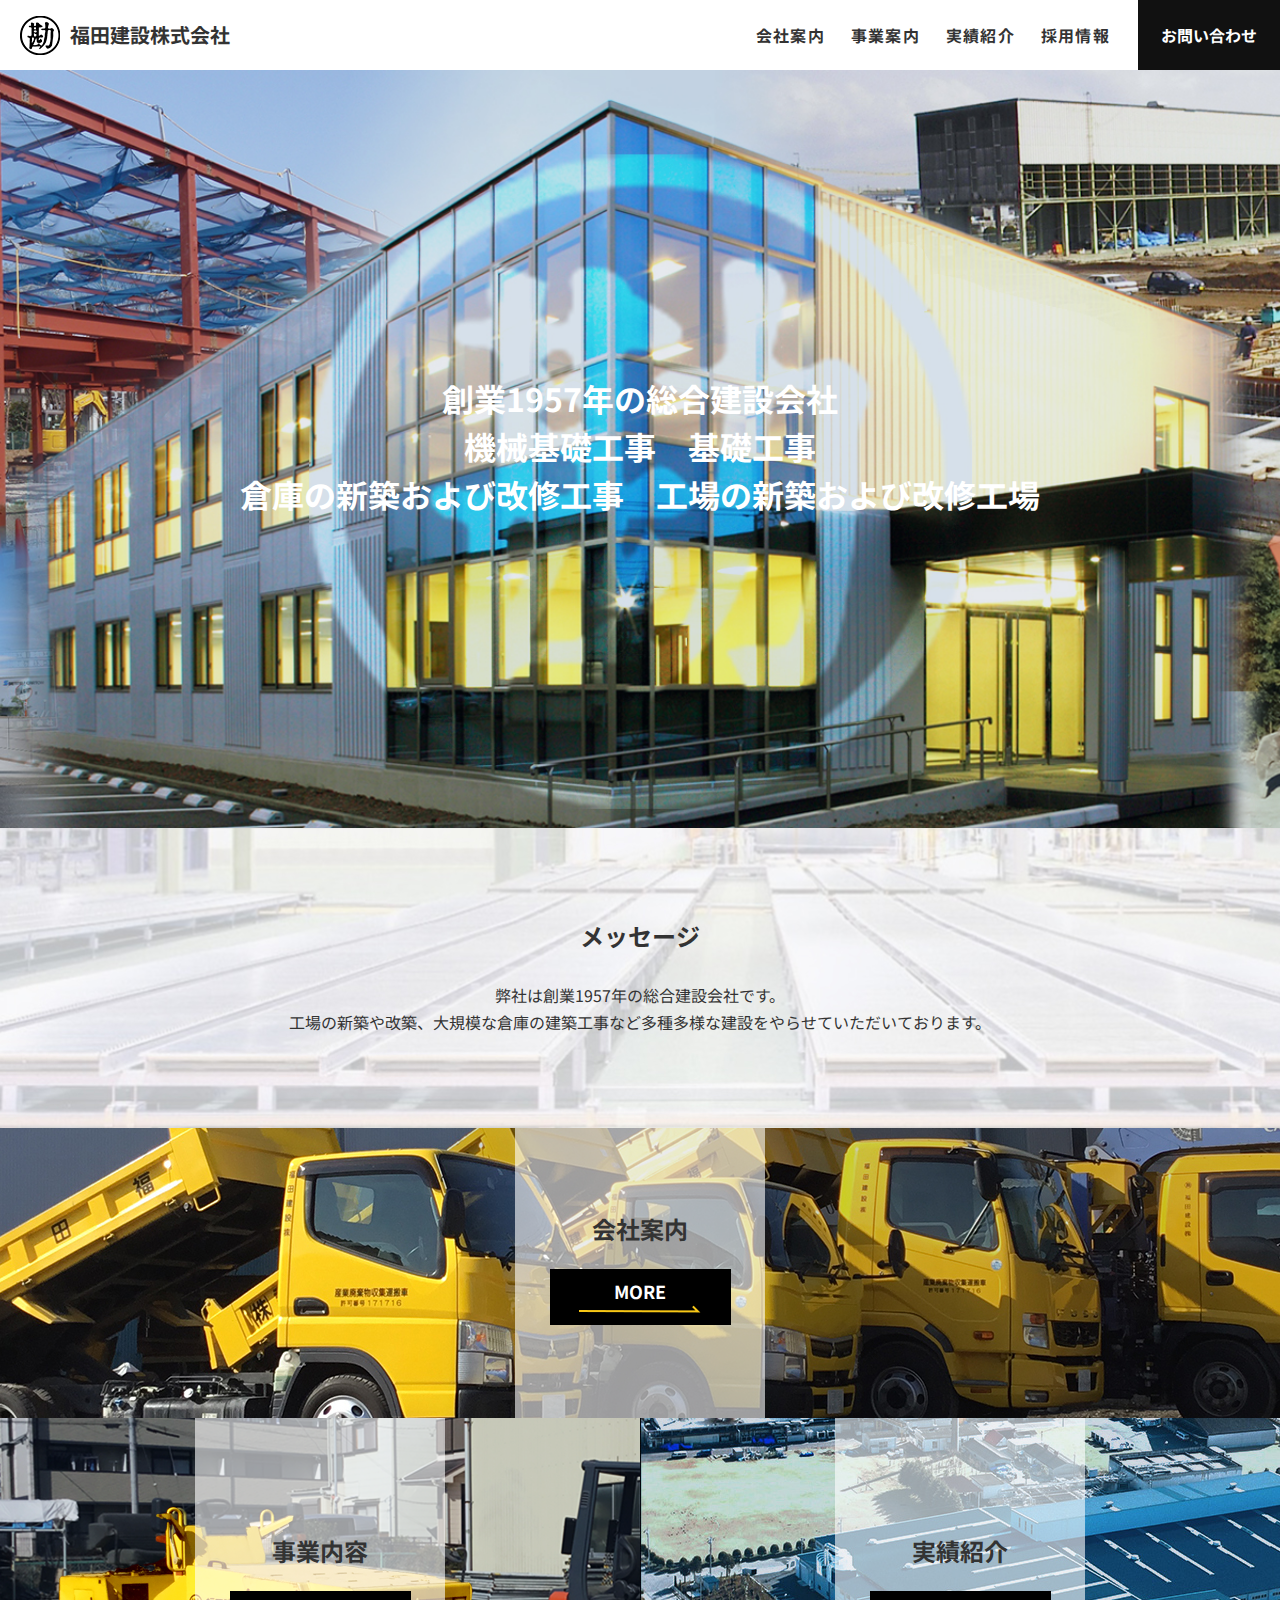
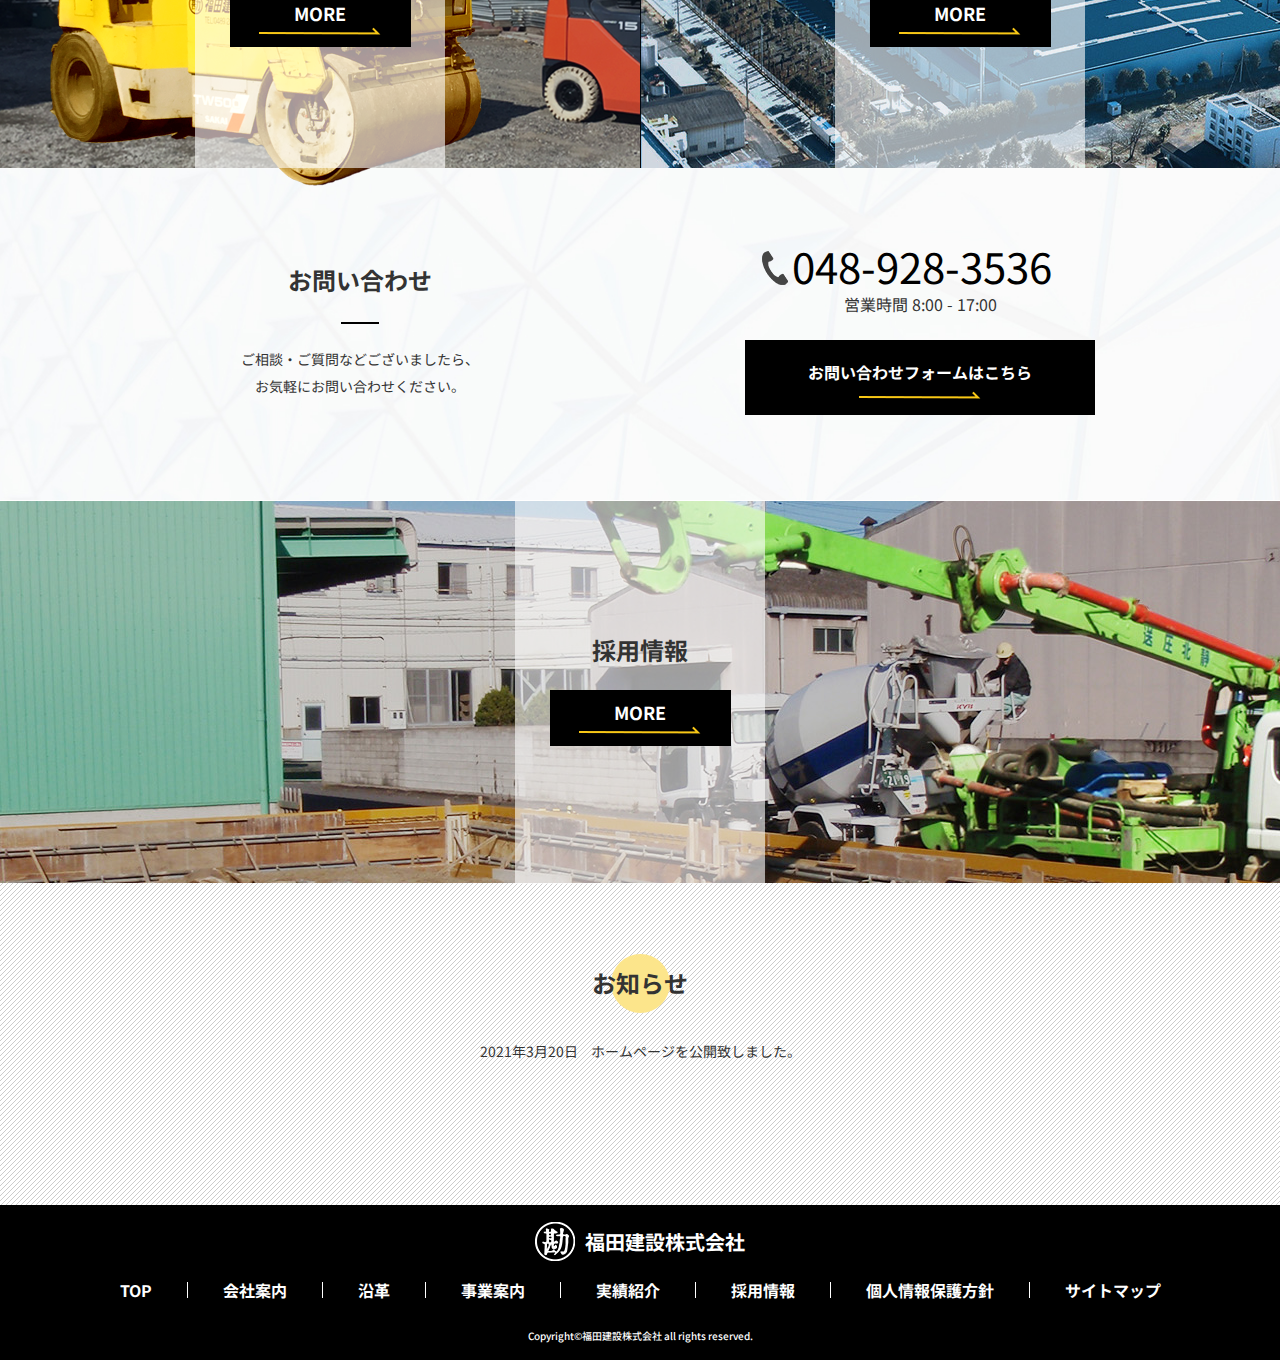
<file: index.html>
<!doctype html>
<html lang="ja">

<head>
    <meta charset="UTF-8" />
    <title>福田建設株式会社</title>
    <meta name="description" content="" />
    <meta name="format-detection" content="telephone=no">
    <meta name="viewport" content="width=device-width,initial-scale=1.0,minimum-scale=1.0,maximum-scale=1.0,user-scalable=no">
    <link rel="stylesheet" href="./css/common.css" media="all" />
    <!--プラグインのCSSはここに入れる-->
    <link rel="stylesheet" href="./css/style.css" media="all" />
</head>

<body>
    <div class="container index" id="index">
        <!--TOPページIDはindex、下層ページはcontents-->
        <header id="header" class="header">
            <div class="hd_content">
                <div class="header_wrapper">
                    <h1 class="logo">
                        <a href="./">
                            <img src="./img/common/logo_header.png" alt="福田建設株式会社">
                            <span class="name_ja">福田建設株式会社</span>
                        </a>
                    </h1>
                    <div class="btn_toggle">
                        <div class="toggle">
                            <div class="one"></div>
                            <div class="two"></div>
                            <div class="three"></div>
                        </div>
                        <!--End btn toggle-->
                    </div>
                    <div class="wrapper_gNav">
                        <nav>
                            <ul class="list">
                                <li class="item"><a href="./company.html"><span>会社案内</span></a></li>
                                <li class="item"><a href="./business.html"><span>事業案内</span></a></li>
                                <li class="item"><a href="./results.html"><span>実績紹介</span></a></li>
                                <li class="item"><a href="./recruit.html"><span>採用情報</span></a></li>
                                <li class="mail_contact">
                                    <a href="./contact.html">
                                        <span>お問い合わせ</span>
                                    </a>
                                </li>
                            </ul>
                        </nav>
                    </div>
                </div>
            </div>
            <!--/header-->
        </header>
        <div class="main">
            <div class="mv">
                <p class="ttl_mv font_weight_bold">創業1957年の総合建設会社<br>機械基礎工事　基礎工事<br>倉庫の新築および改修工事　工場の新築および改修工場</p>
            </div>
            <section class="top_sec01">
                <div class="inner">
                    <h2 class="font_size_24 ttl_top_sec text_center font_weight_bold">メッセージ</h2>
                    <p class="text_center txt">弊社は創業1957年の総合建設会社です。<br> 工場の新築や改築、大規模な倉庫の建築工事など多種多様な建設をやらせていただいております。</p>
                </div>
                <!--/top_sec01-->
            </section>
            <section class="top_sec02">
                <div class="wrapper_cnt">
                    <div class="box_ttl">
                        <h2 class="font_size_24 ttl_top_sec text_center font_weight_bold">会社案内</h2>
                        <a class="connect_page" href="./company.html">
                            <span class="more text_uppercase font_weight_bold">MORE</span>
                            <img src="./img/common/common_arrow.png" alt="more">
                        </a>
                    </div>
                </div>
            </section>
            <section class="top_sec03">
                <div class="wrapper_cnt left">
                    <div class="box_ttl">
                        <h2 class="font_size_24 ttl_top_sec text_center font_weight_bold">事業内容</h2>
                        <a class="connect_page" href="./business.html">
                            <span class="more text_uppercase font_weight_bold">MORE</span>
                            <img src="./img/common/common_arrow.png" alt="more">
                        </a>
                    </div>
                </div>
                <div class="wrapper_cnt right">
                    <div class="box_ttl">
                        <h2 class="font_size_24 ttl_top_sec text_center font_weight_bold">実績紹介</h2>
                        <a class="connect_page" href="./results.html">
                            <span class="more text_uppercase font_weight_bold">MORE</span>
                            <img src="./img/common/common_arrow.png" alt="more">
                        </a>
                    </div>
                </div>
            </section>
            <section class="top_sec04">
                <div class="inner">
                    <div class="wrapper_cnt left">
                        <h2 class="font_size_24 ttl_top_sec text_center font_weight_bold">お問い合わせ</h2>
                        <hr>
                        <p class="text_center txt">
                            ご相談・ご質問などございましたら、<br>お気軽にお問い合わせください。
                        </p>
                    </div>
                    <div class="wrapper_cnt right text_center">
                        <a class="phone" href="tel:048-928-3536">
                            <img src="./img/top/icon_phone.png" alt="">
                            <span>048-928-3536&nbsp;&nbsp;&nbsp;</span>
                        </a>
                        <span class="time">営業時間 8:00 - 17:00</span>
                        <a class="connect_page" href="./contact.html">
                            <span class="more font_weight_bold">お問い合わせフォームはこちら</span>
                            <img src="./img/common/common_arrow.png" alt="more">
                        </a>
                    </div>
                </div>
            </section>
            <section class="top_sec05">
                <div class="wrapper_cnt">
                    <div class="box_ttl">
                        <h2 class="font_size_24 ttl_top_sec text_center font_weight_bold">採用情報</h2>
                        <a class="connect_page" href="./recruit.html">
                            <span class="more text_uppercase font_weight_bold">MORE</span>
                            <img src="./img/common/common_arrow.png" alt="more">
                        </a>
                    </div>
                </div>
            </section>
            <section class="top_sec06">
                <div class="inner">
                    <div class="wrapper_cnt">
                        <div class="wrapper_ttl">
                            <h2 class="font_size_24 ttl_top_sec text_center font_weight_bold">お知らせ</h2>
                        </div>
                        <ul class="top_news">
                            <li class="item">
                                <span class="date">2021年3月20日</span>
                                <span class="desc">ホームページを公開致しました。</span>
                            </li>
                        </ul>
                    </div>
                </div>
            </section>
            <!--/main-->
        </div>
		<footer class="footer">
			<div class="inner">
                <h1 class="logo">
                    <a href="./">
                        <img src="img/common/logo_footer.png" alt="福田建設株式会社" />
                        <span class="name_ja">福田建設株式会社</span>
                    </a>
                </h1>
				<!--End logo-->
				<ul class="footer_list">
                    <li class="item"><a href="./">TOP</a></li>
                    <li class="item"><a href="./company.html">会社案内</a></li>
                    <li class="item"><a href="./history.html">沿革</a></li>
					<li class="item"><a href="./business.html">事業案内</a></li>
					<li class="item"><a href="./results.html">実績紹介</a></li>
					<li class="item"><a href="./recruit.html">採用情報</a></li>
                    <li class="item"><a href="./privacypolicy.html">個人情報保護方針</a></li>
                    <li class="item"><a href="./sitemap.html">サイトマップ</a></li>
				</ul>
				<!--End footer link-->
			</div>
			<div class="copyright">Copyright&copy;福田建設株式会社 all rights reserved.</div>
		</footer>
        <!--/container-->
    </div>
    <script src="https://ajax.googleapis.com/ajax/libs/jquery/2.2.4/jquery.min.js"></script>
    <!--プラグインのJSはここに入れる-->
    <script src="./lib/jquery.validate.min.js"></script>
    <script src="./js/script.js"></script>
</body>

</html>
</file>
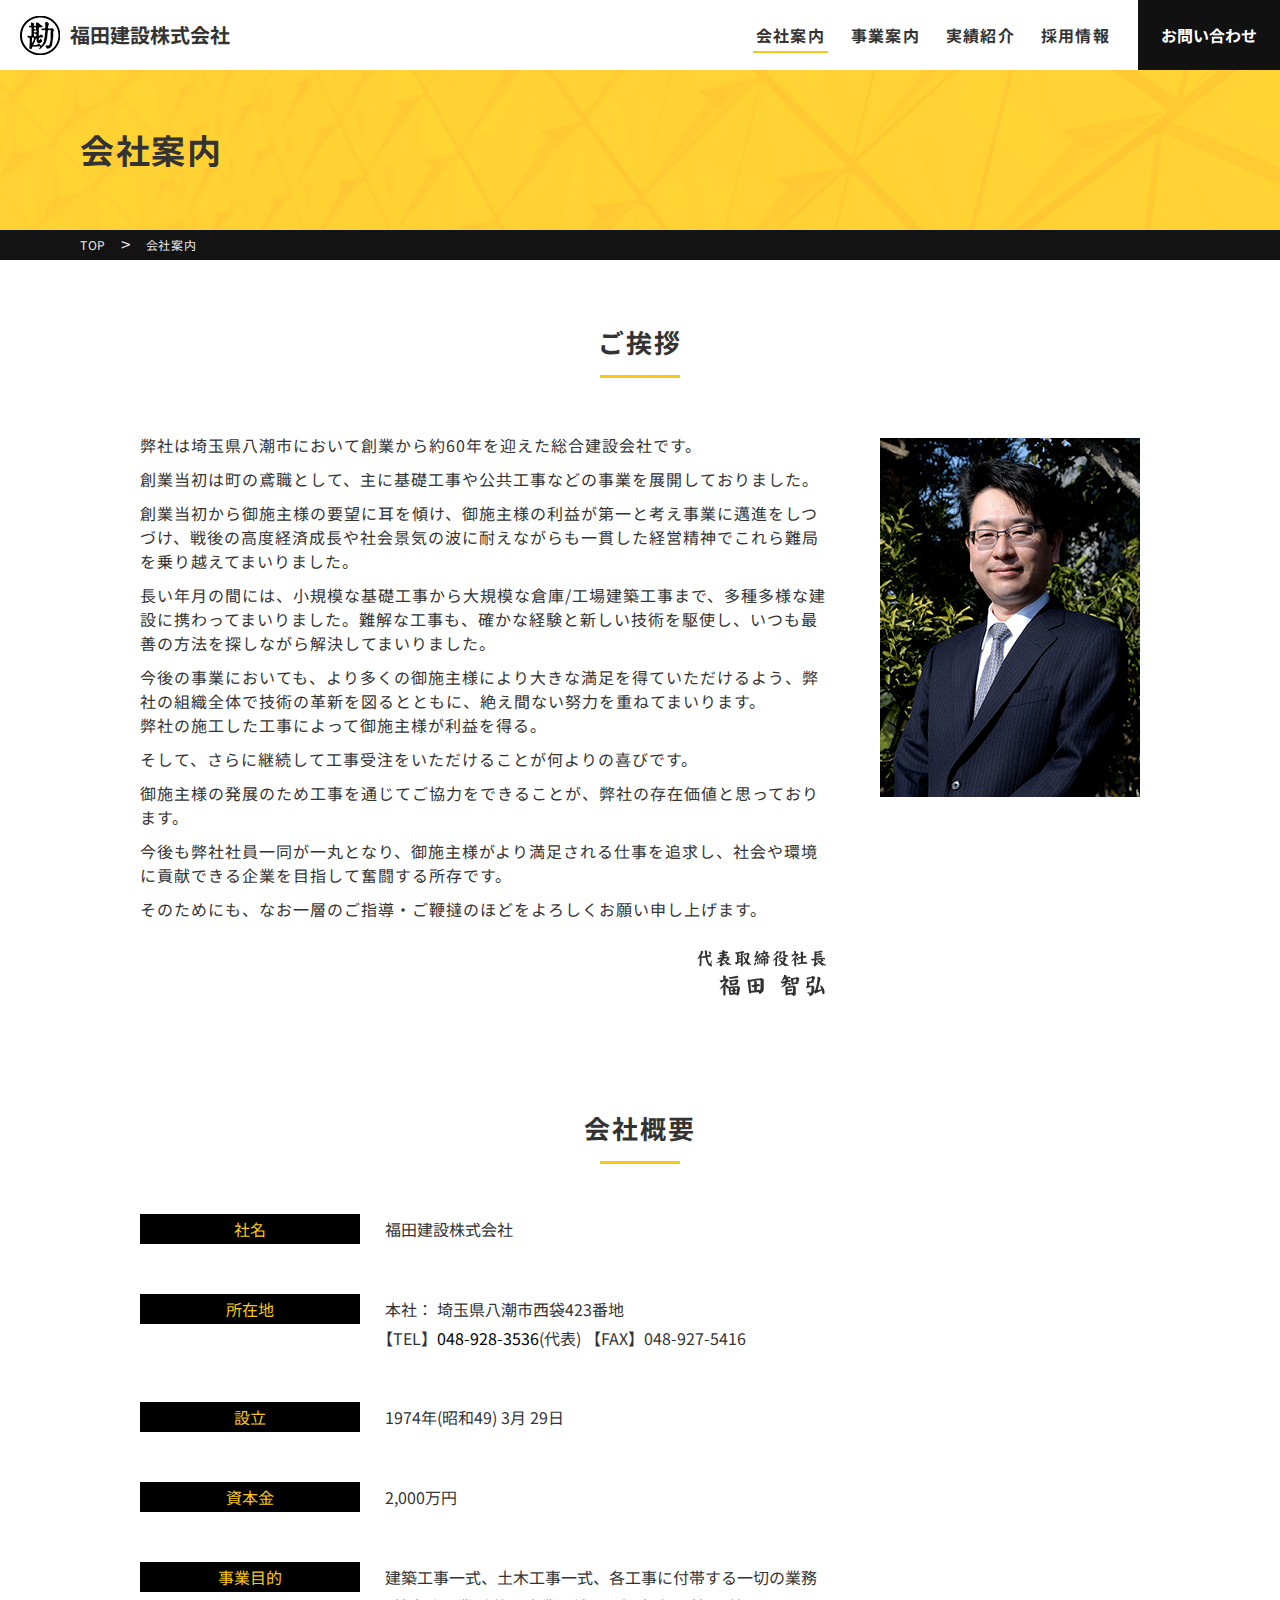
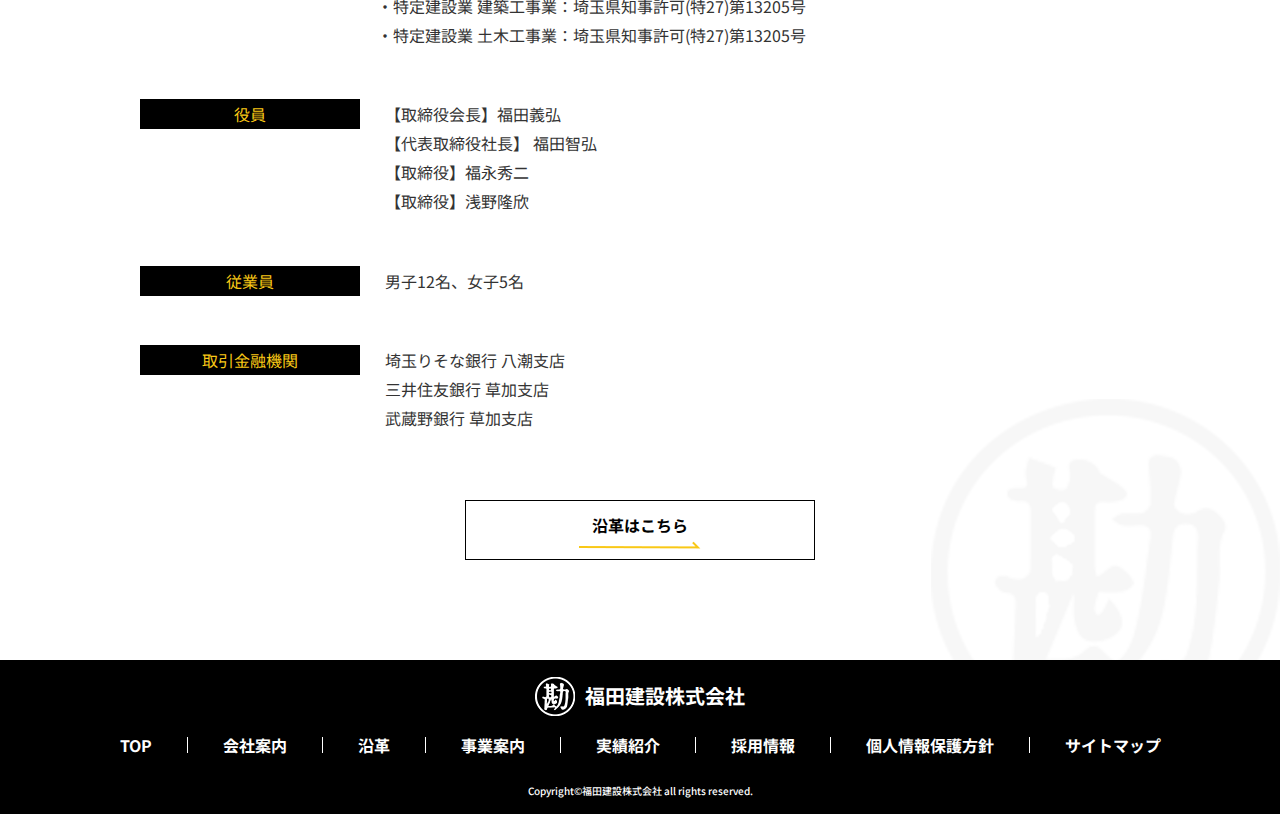
<file: company.html>
<!doctype html>
<html lang="ja">

<head>
    <meta charset="UTF-8" />
    <title>会社案内 | 福田建設株式会社</title>
    <meta name="description" content="" />
    <meta name="format-detection" content="telephone=no">
    <meta name="viewport" content="width=device-width,initial-scale=1.0,minimum-scale=1.0,maximum-scale=1.0,user-scalable=no">
    <link rel="stylesheet" href="./css/common.css" media="all" />
    <!--プラグインのCSSはここに入れる-->
    <link rel="stylesheet" href="./css/style.css" media="all" />
</head>

<body>
    <div class="container" id="contents">
        <header id="header" class="header">
            <div class="hd_content">
                <div class="header_wrapper">
                    <h1 class="logo">
                        <a href="./">
                            <img src="./img/common/logo_header.png" alt="福田建設株式会社">
                            <span class="name_ja">福田建設株式会社</span>
                        </a>
                    </h1>
                    <div class="btn_toggle">
                        <div class="toggle">
                            <div class="one"></div>
                            <div class="two"></div>
                            <div class="three"></div>
                        </div>
                        <!--End btn toggle-->
                    </div>
                    <div class="wrapper_gNav">
                        <nav>
                            <ul class="list">
                                <li class="item current"><a href="./company.html"><span>会社案内</span></a></li>
                                <li class="item"><a href="./business.html"><span>事業案内</span></a></li>
                                <li class="item"><a href="./results.html"><span>実績紹介</span></a></li>
                                <li class="item"><a href="./recruit.html"><span>採用情報</span></a></li>
                                <li class="mail_contact">
                                    <a href="./contact.html">
                                        <span>お問い合わせ</span>
                                    </a>
                                </li>
                            </ul>
                        </nav>
                    </div>
                </div>
            </div>
            <!--/header-->
        </header>
        <div class="main">
            
            <div class="page_title">
                <div class="inner">
                    <h3>会社案内</h3>
                <!--/page_title-->
                </div>
            </div>
            <div class="breadcrumb">
                <div class="inner">
                    <ul>
                        <li><a href="./">TOP</a></li>
                        <li>会社案内</li>
                    </ul>
                 </div>
                <!--End breadcrumb-->
            </div>
            <section class="company_sec01">
                <div class="inner">
                    <div class="inner_in">
                        <h3 class="ttl_sec">ご挨拶</h3>
                        <div class="ctn">
                            <div class="left_ctn">
                                <p>弊社は埼玉県八潮市において創業から約60年を迎えた総合建設会社です。</p>
                                <p>創業当初は町の鳶職として、主に基礎工事や公共工事などの事業を展開しておりました。</p>
                                <p>創業当初から御施主様の要望に耳を傾け、御施主様の利益が第一と考え事業に邁進をしつづけ、戦後の高度経済成長や社会景気の波に耐えながらも一貫した経営精神でこれら難局を乗り越えてまいりました。</p>
                                <p>長い年月の間には、小規模な基礎工事から大規模な倉庫/工場建築工事まで、多種多様な建設に携わってまいりました。難解な工事も、確かな経験と新しい技術を駆使し、いつも最善の方法を探しながら解決してまいりました。</p>
                                <p>今後の事業においても、より多くの御施主様により大きな満足を得ていただけるよう、弊社の組織全体で技術の革新を図るとともに、絶え間ない努力を重ねてまいります。<br> 弊社の施工した工事によって御施主様が利益を得る。</p>
                                <p>そして、さらに継続して工事受注をいただけることが何よりの喜びです。</p>
                                <p>御施主様の発展のため工事を通じてご協力をできることが、弊社の存在価値と思っております。</p>
                                <p>今後も弊社社員一同が一丸となり、御施主様がより満足される仕事を追求し、社会や環境に貢献できる企業を目指して奮闘する所存です。</p>
                                <p>そのためにも、なお一層のご指導・ご鞭撻のほどをよろしくお願い申し上げます。</p>
                                <div class="ctn_note">
                                    <img src ="./img/company/img_companytext.png" alt="">
                                </div>
                            </div>
                            <div class="right_ctn">
                                <img src="./img/company/img_company_sec01.png" alt="">
                            </div>
                        </div>
                    </div>
                </div>
            </section>

            <section class="company_sec02">
                <div class="inner">
                    <div class="inner_in">
                        <h3 class="ttl_sec">会社概要</h3>
                        <table >
                            <tbody>
                                <tr>
                                    <th><span>社名</span></th>
                                    <td>福田建設株式会社</td>
                                </tr>
                                <tr>
                                    <th><span>所在地</span></th>
                                    <td>本社： 埼玉県八潮市西袋423番地<span>【TEL】<a href="tel:+048-928-3536">048-928-3536</a>(代表)&nbsp;<span class="is_sp company_fax">【FAX】048-927-5416</span></span></td>
                                        
                                </tr>
                                <tr>
                                    <th><span>設立</span></th>
                                    <td>1974年(昭和49) 3月 29日</td>
                                </tr>
                                <tr>
                                    <th><span>資本金</span></th>
                                    <td>2,000万円</td>
                                </tr>
                                <tr>
                                    <th><span>事業目的</span></th>
                                    <td>建築工事一式、土木工事一式、各工事に付帯する一切の業務<br>
                                    <span class="text_edit">・特定建設業 建築工事業：埼玉県知事許可(特27)第13205号</span>   
                                    <span class="text_edit">・特定建設業 土木工事業：埼玉県知事許可(特27)第13205号</span>  
                                    </td>
                                </tr>
                                <tr>
                                    <th><span>役員</span></th>
                                    <td>【取締役会長】福田義弘 <br>
                                        【代表取締役社長】 福田智弘<br>
                                        【取締役】福永秀二 <br>
                                        【取締役】浅野隆欣</td>
                                </tr>
                                <tr>
                                    <th><span>従業員</span></th>
                                    <td>男子12名、女子5名</td>
                                </tr>
                               <tr>
                                    <th><span>取引金融機関</span></th>
                                    <td>埼玉りそな銀行 八潮支店<br>
                                        三井住友銀行 草加支店<br>
                                        武蔵野銀行 草加支店</td>
                                </tr>
                            </tbody>
                        </table>
                        <div class="submit btn">
                            <a  href="./history.html" class="btn_ctn">沿革はこちら</a>
                        </div>
                    </div>
                </div>
            </section>

            <!--/main-->
            <footer class="footer">
                <div class="inner">
                    <h1 class="logo">
                        <a href="./">
                            <img src="img/common/logo_footer.png" alt="福田建設株式会社" />
                            <span class="name_ja">福田建設株式会社</span>
                        </a>
                    </h1>
                    <!--End logo-->
                    <ul class="footer_list">
                        <li class="item"><a href="./">TOP</a></li>
                        <li class="item"><a href="./company.html">会社案内</a></li>
                        <li class="item"><a href="./history.html">沿革</a></li>
                        <li class="item"><a href="./business.html">事業案内</a></li>
                        <li class="item"><a href="./results.html">実績紹介</a></li>
                        <li class="item"><a href="./recruit.html">採用情報</a></li>
                        <li class="item"><a href="./privacypolicy.html">個人情報保護方針</a></li>
                        <li class="item"><a href="./sitemap.html">サイトマップ</a></li>
                    </ul>
                    <!--End footer link-->
                </div>
                <div class="copyright">Copyright&copy;福田建設株式会社 all rights reserved.</div>
            </footer>
        </div>
        <!--/container-->

    </div>
    <script src="https://ajax.googleapis.com/ajax/libs/jquery/2.2.4/jquery.min.js"></script>
    <!--プラグインのJSはここに入れる-->
    <script src="./lib/jquery.validate.min.js"></script>
    <script src="./js/script.js"></script>
</body>
</html>
</file>
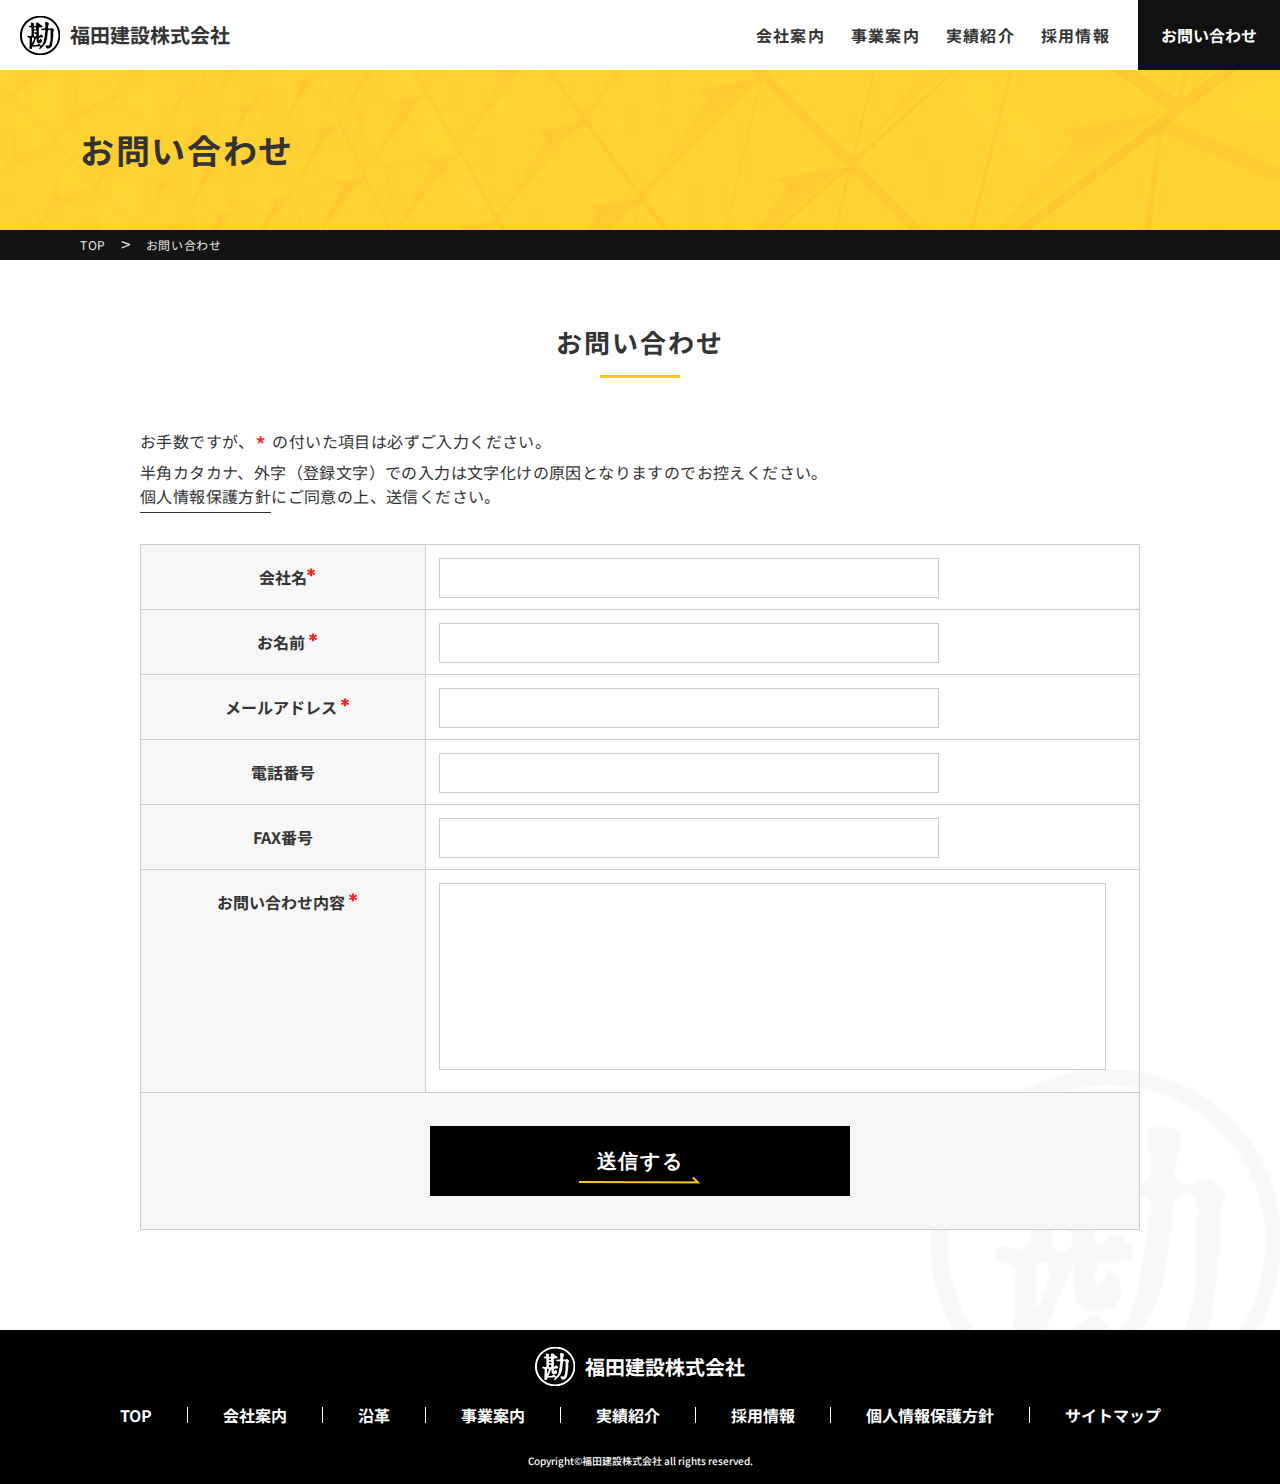
<file: contact.html>
<!doctype html>
<html lang="ja">

<head>
    <meta charset="UTF-8" />
    <title>お問い合わせ | 福田建設株式会社</title>
    <meta name="description" content="ディスクリプション" />
    <meta name="format-detection" content="telephone=no">
    <meta name="viewport" content="width=device-width,initial-scale=1.0,minimum-scale=1.0,maximum-scale=1.0,user-scalable=no">
    <link rel="stylesheet" href="./css/common.css" media="all" />
    <!--プラグインのCSSはここに入れる-->
    <link rel="stylesheet" href="./css/style.css" media="all" />
</head>

<body>
    <div class="container" id="contents">
        <!--TOPページIDはindex、下層ページはcontents-->
        <header id="header" class="header">
            <div class="hd_content">
                <div class="header_wrapper">
                    <h1 class="logo">
                        <a href="./">
                            <img src="./img/common/logo_header.png" alt="福田建設株式会社">
                            <span class="name_ja">福田建設株式会社</span>
                        </a>
                    </h1>
                    <div class="btn_toggle">
                        <div class="toggle">
                            <div class="one"></div>
                            <div class="two"></div>
                            <div class="three"></div>
                        </div>
                        <!--End btn toggle-->
                    </div>
                    <div class="wrapper_gNav">
                        <nav>
                            <ul class="list">
                                <li class="item"><a href="./company.html"><span>会社案内</span></a></li>
                                <li class="item"><a href="./business.html"><span>事業案内</span></a></li>
                                <li class="item"><a href="./results.html"><span>実績紹介</span></a></li>
                                <li class="item"><a href="./recruit.html"><span>採用情報</span></a></li>
                                <li class="mail_contact">
                                    <a href="./contact.html">
                                        <span>お問い合わせ</span>
                                    </a>
                                </li>
                            </ul>
                        </nav>
                    </div>
                </div>
            </div>
            <!--/header-->
        </header>
        <div class="main">
            <div class="page_title">
                <div class="inner">
                    <h3>お問い合わせ</h3>
                <!--/page_title-->
                </div>
            </div>
            <div class="breadcrumb">
                <div class="inner">
                    <ul>
                        <li><a href="./">TOP</a></li>
                        <li>お問い合わせ</li>
                    </ul>
                 </div>
                <!--End breadcrumb-->
            </div>
            <section class="contact_sec01">
                <div class="inner">
                    <div class="inner_in">
                        <h3 class="ttl_sec">お問い合わせ</h3>
                        <p class="decs_txt01">お手数ですが、<span>*</span>&nbsp;&nbsp;&nbsp;&nbsp;の付いた項目は必ずご入力ください。</p>
                        <p class="decs_txt02">半角カタカナ、外字（登録文字）での入力は文字化けの原因となりますのでお控えください。<br>
                            <a href="./privacypolicy.html#privacy">個人情報保護方針</a>にご同意の上、送信ください。
                        </p>
                        <div class="contact_form">
                            <form action="./lib/mail/mail.php" method="post" id="form">
                                <table class="table-contact">
                                    <tbody>
                                        <tr>
                                            <th>会社名</th>
                                            <td><input type="text" name="会社名" /></td>
                                        </tr>
                                        <tr>
                                            <th>お名前&nbsp;</th>
                                            <td>
                                                <input type="text" name="お名前" />
                                                <p class="is_error_お名前"></p>
                                            </td>
                                        </tr>
                                        <tr>
                                            <th>メールアドレス&nbsp;</th>
                                            <td>
                                                <input type="email" name="メールアドレス" />
                                                <p class="is_error_メールアドレス"></p>
                                            </td>
                                        </tr>
                                        <tr>
                                            <th>電話番号</th>
                                            <td><input type="tel" name="お電話番号" /></td>
                                        </tr>
                                        <tr>
                                            <th>FAX番号</th>
                                            <td><input type="tel" name="FAX番号" /></td>
                                        </tr>
                                        <tr>
                                            <th>お問い合わせ内容&nbsp;</th>
                                            <td>
                                                <textarea class="textarea" name="お問い合せ内容"></textarea>
                                                <p class="is_error_お問い合せ内容"></p>
                                            </td>
                                        </tr>
                                    </tbody>
                                </table>
                                <div class="btn_wrapper">
                                    <div class="submit">
                                        <input type="submit" value="送信する" class="confirmation">
                                    </div>
                                </div>
                                <!-- Table form -->
                            </form>
                        </div>
                    </div>
                </div>
            </section>
            <!--/main-->
        </div>
		<footer class="footer">
			<div class="inner">
                <h1 class="logo">
                    <a href="./">
                        <img src="img/common/logo_footer.png" alt="福田建設株式会社" />
                        <span class="name_ja">福田建設株式会社</span>
                    </a>
                </h1>
				<!--End logo-->
				<ul class="footer_list">
                    <li class="item"><a href="./">TOP</a></li>
                    <li class="item"><a href="./company.html">会社案内</a></li>
                    <li class="item"><a href="./history.html">沿革</a></li>
					<li class="item"><a href="./business.html">事業案内</a></li>
					<li class="item"><a href="./results.html">実績紹介</a></li>
					<li class="item"><a href="./recruit.html">採用情報</a></li>
                    <li class="item"><a href="./privacypolicy.html">個人情報保護方針</a></li>
                    <li class="item"><a href="./sitemap.html">サイトマップ</a></li>
				</ul>
				<!--End footer link-->
			</div>
			<div class="copyright">Copyright&copy;福田建設株式会社 all rights reserved.</div>
		</footer>
        <!--/container-->
    </div>
    <script src="https://ajax.googleapis.com/ajax/libs/jquery/2.2.4/jquery.min.js"></script>
    <!--プラグインのJSはここに入れる-->
    <script src="./lib/jquery.validate.min.js"></script>
    <script src="./js/script.js"></script>
</body>

</html>
</file>
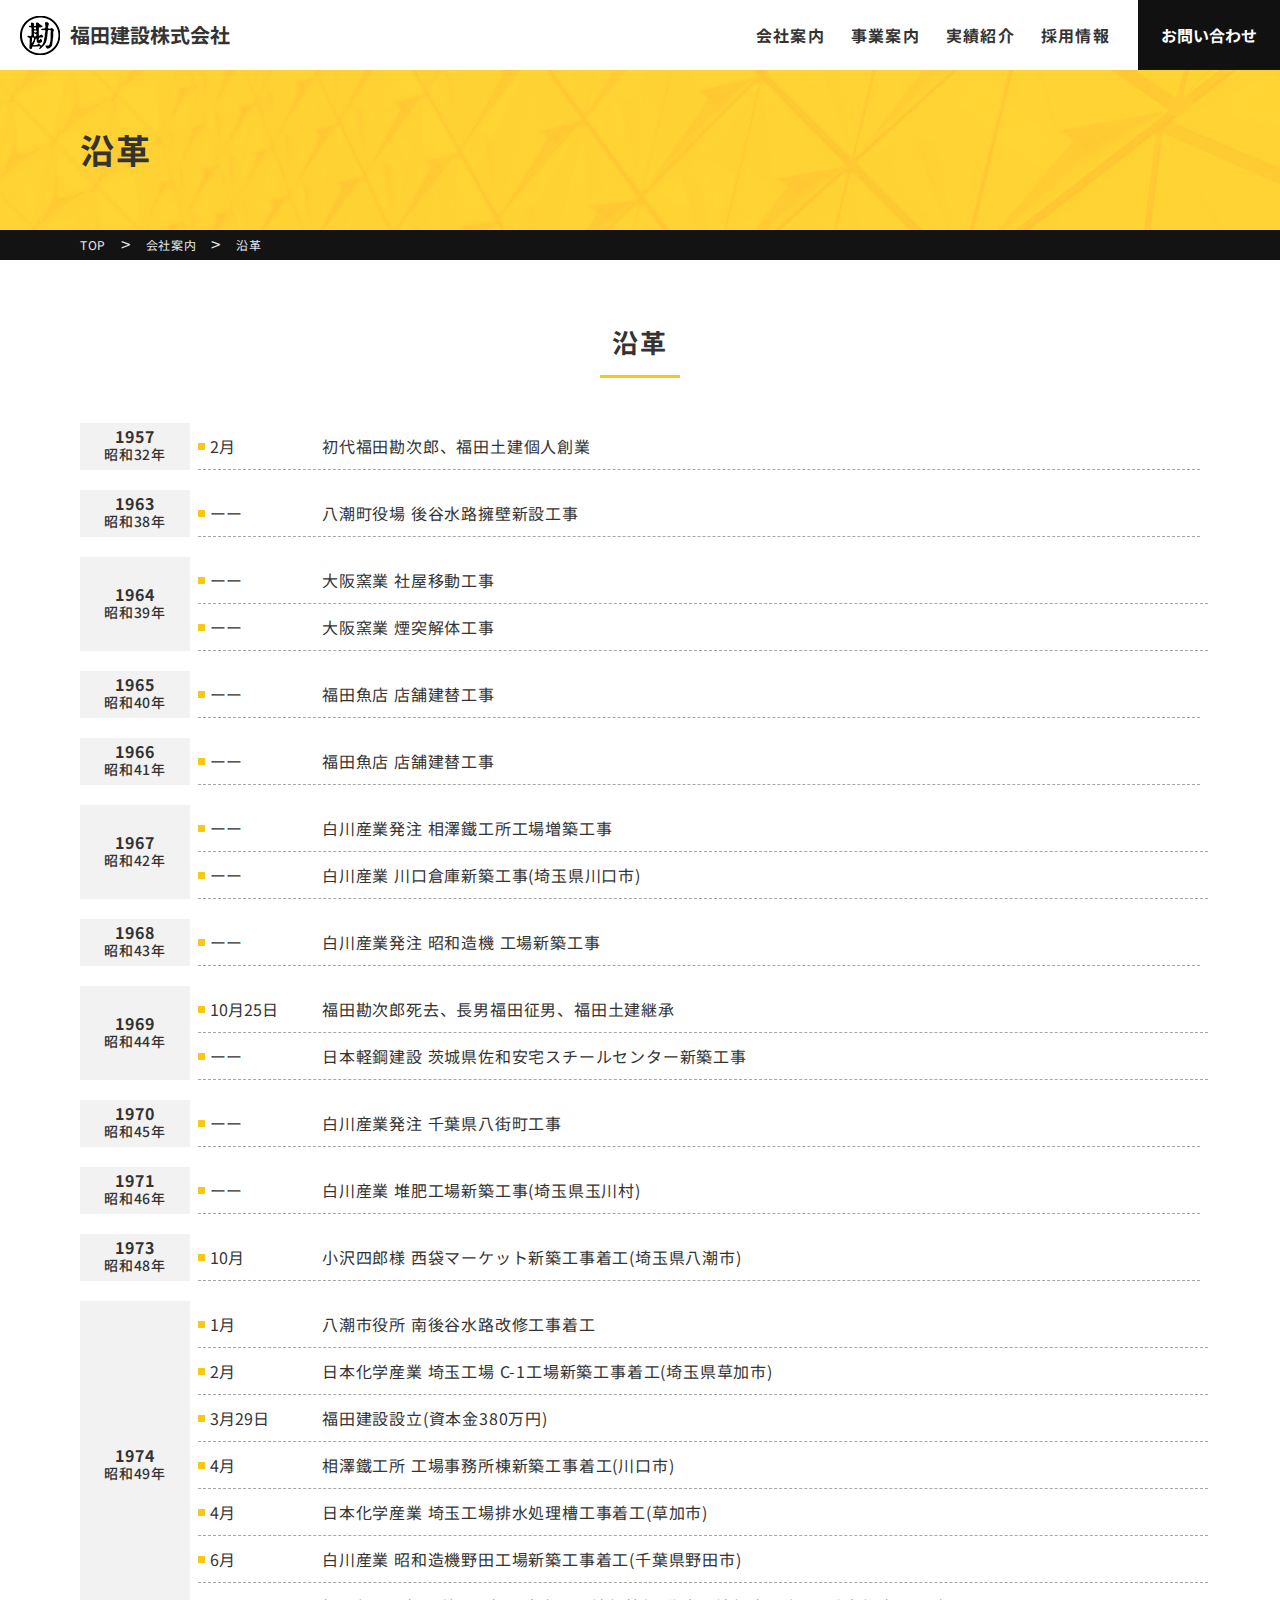
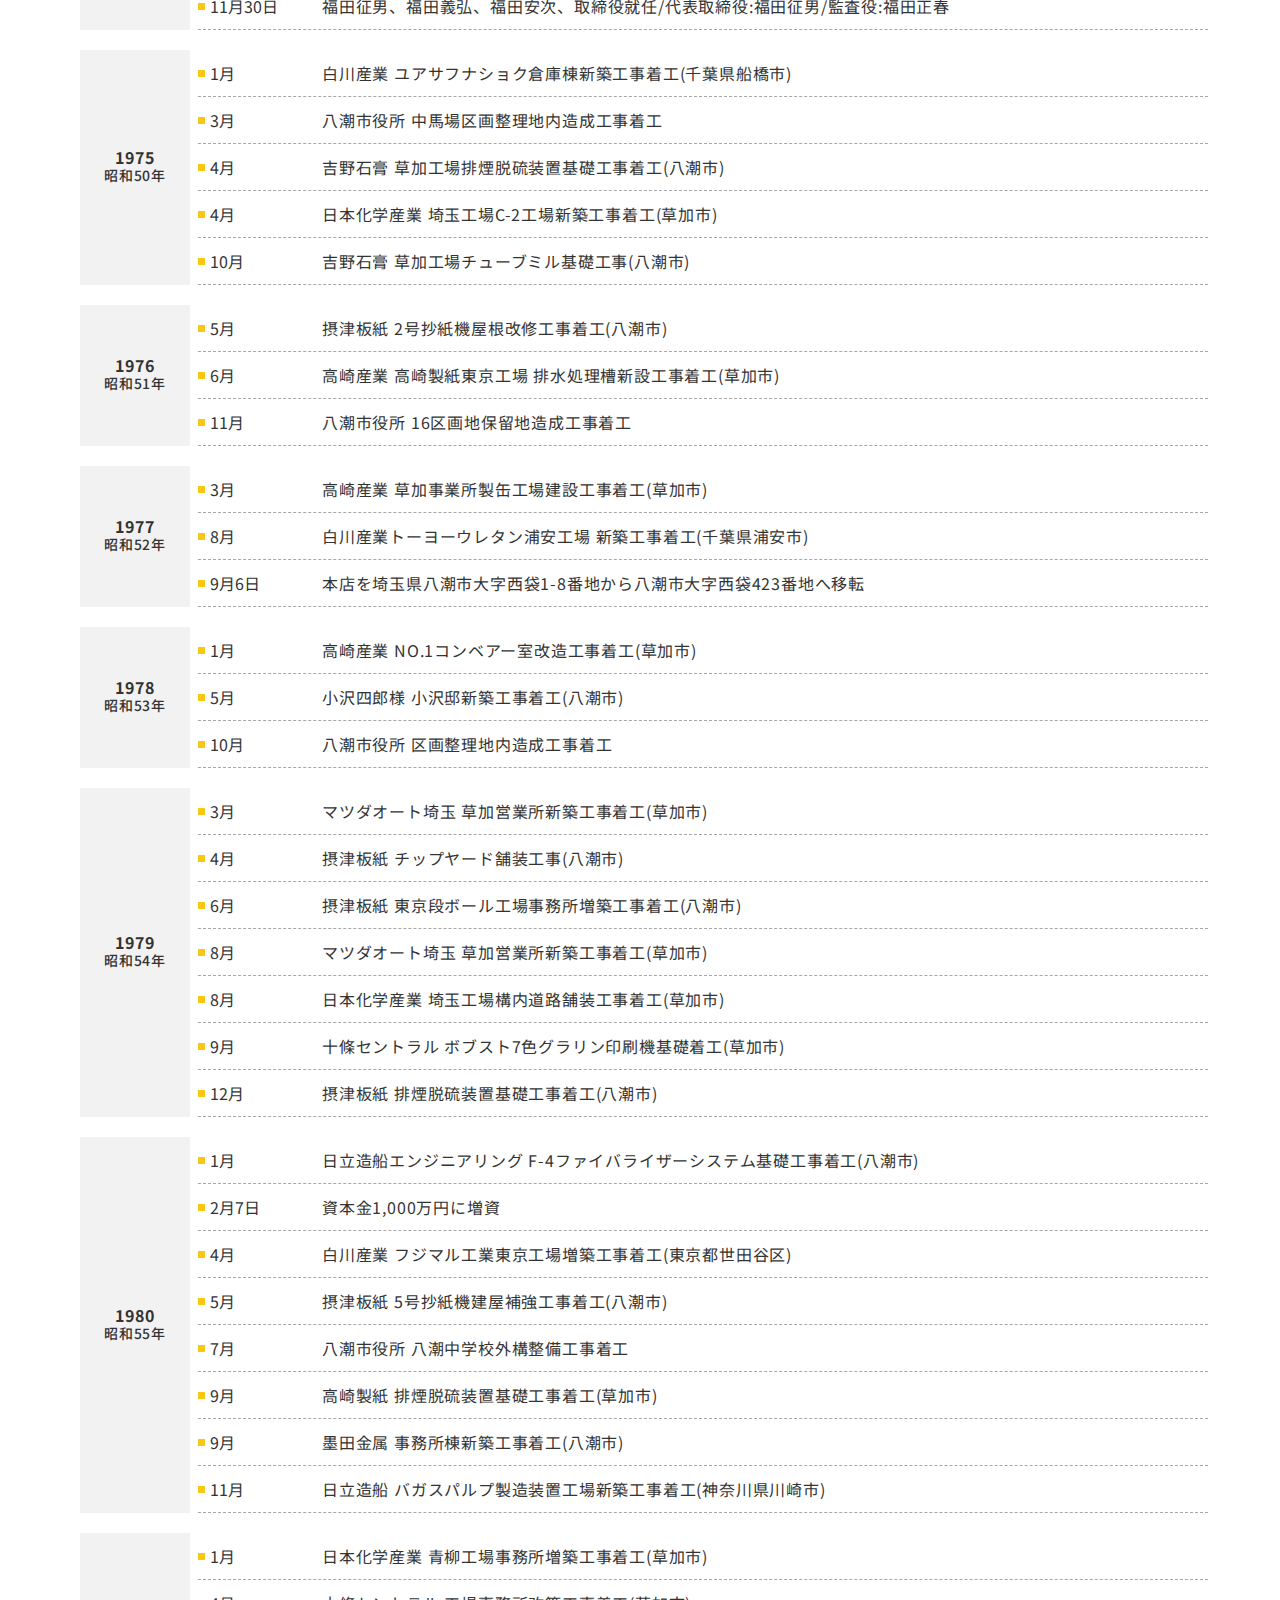
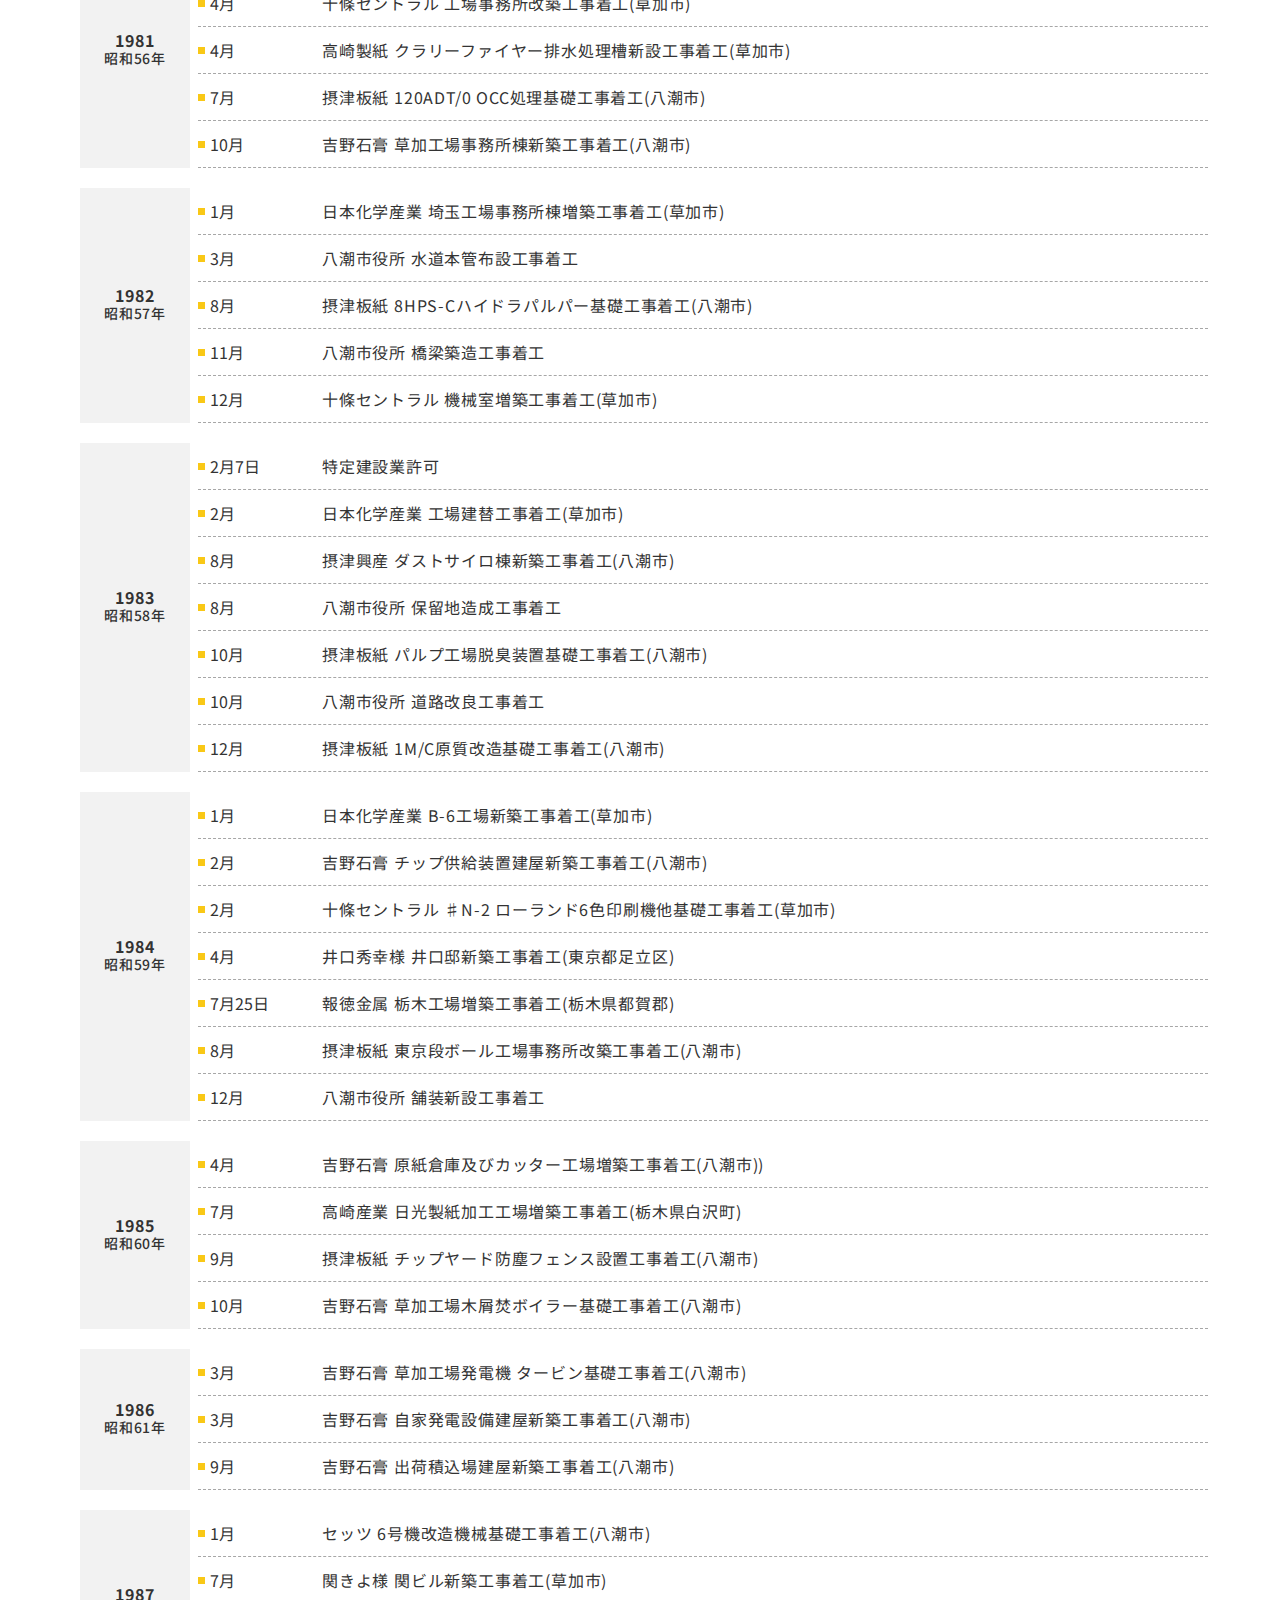
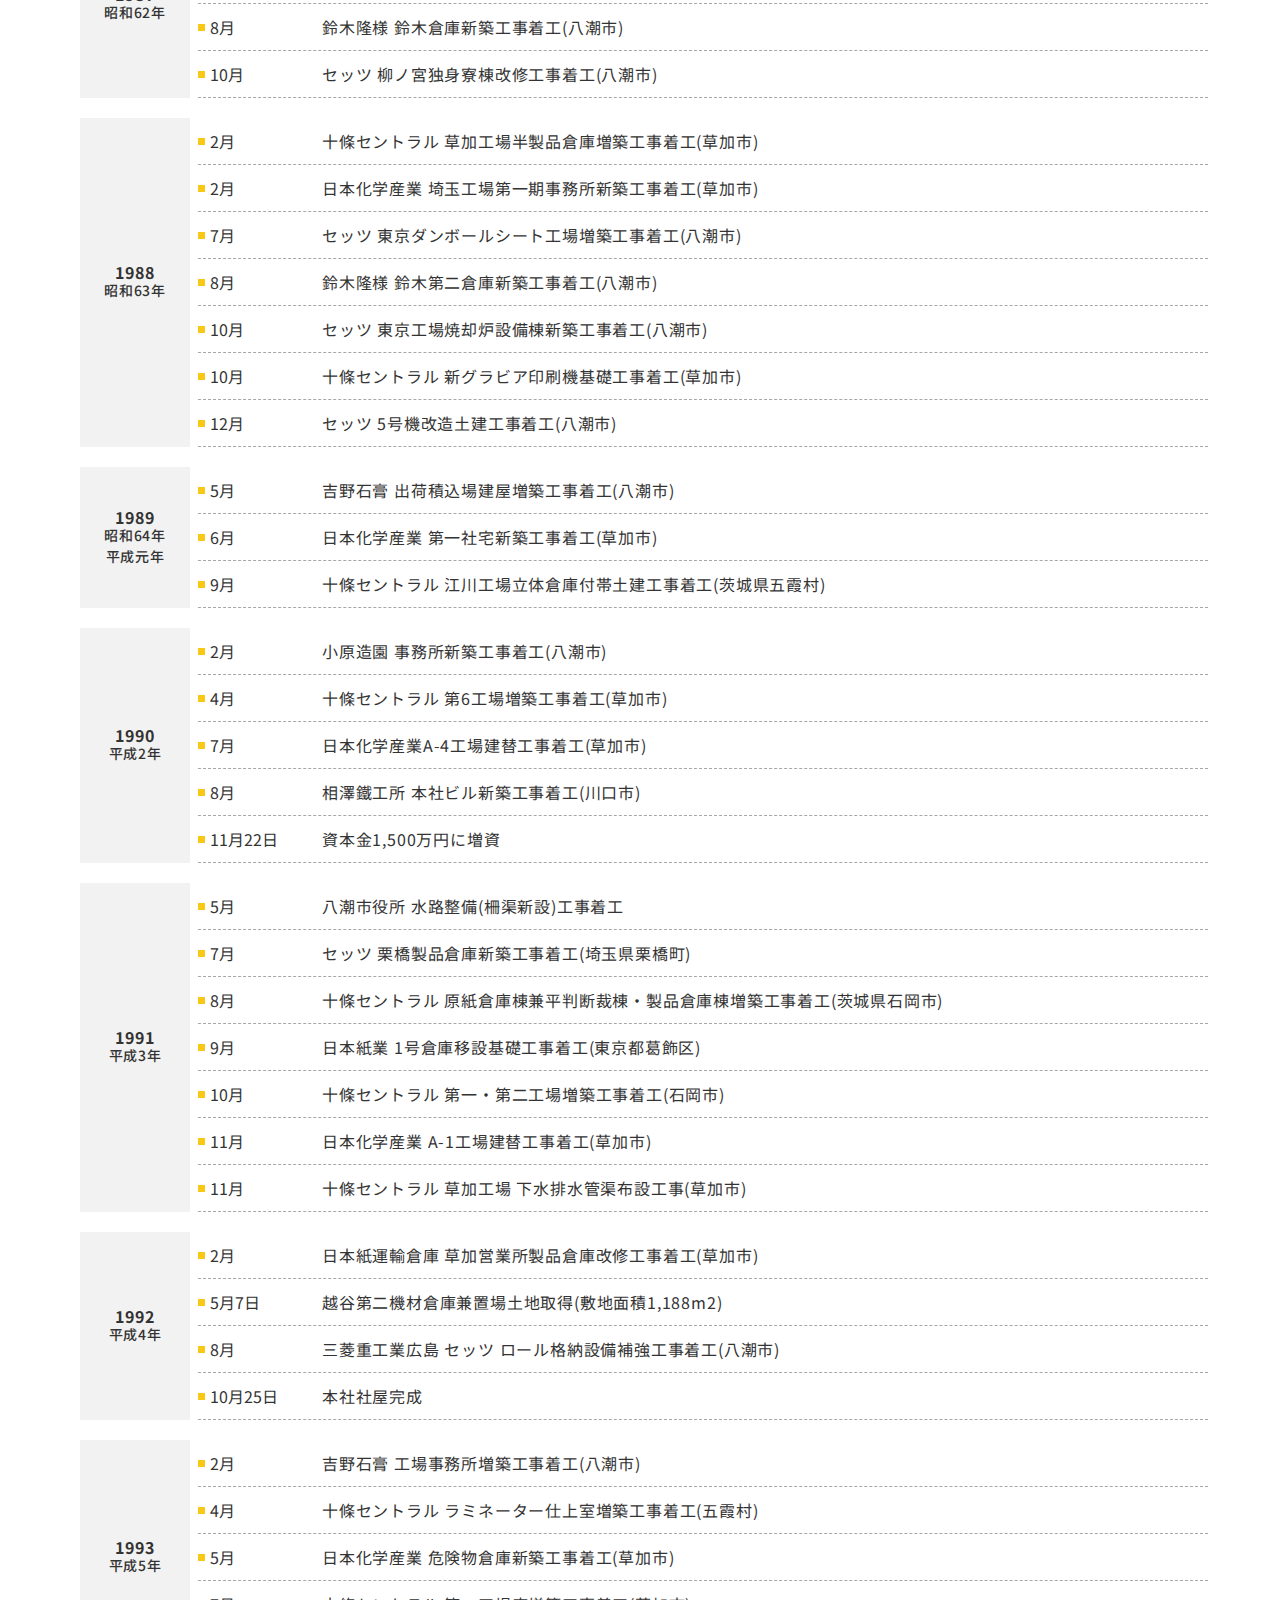
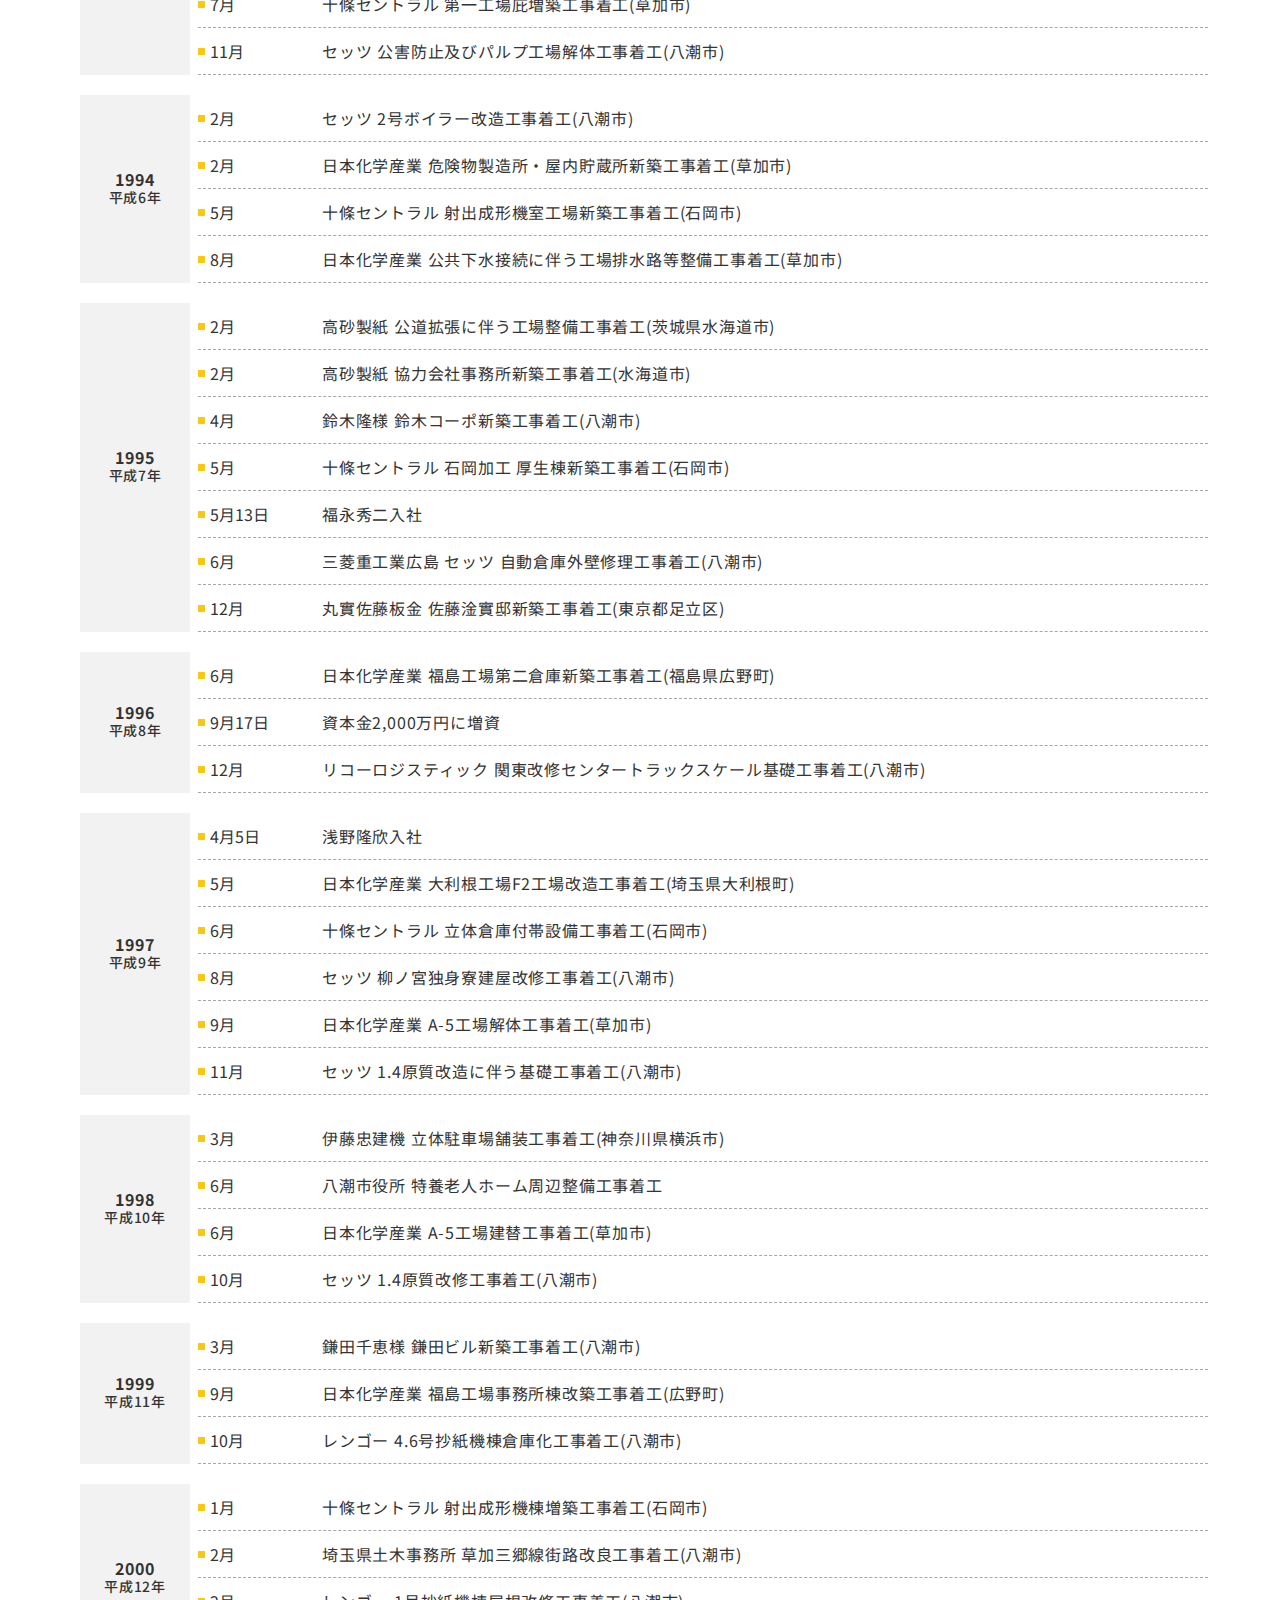
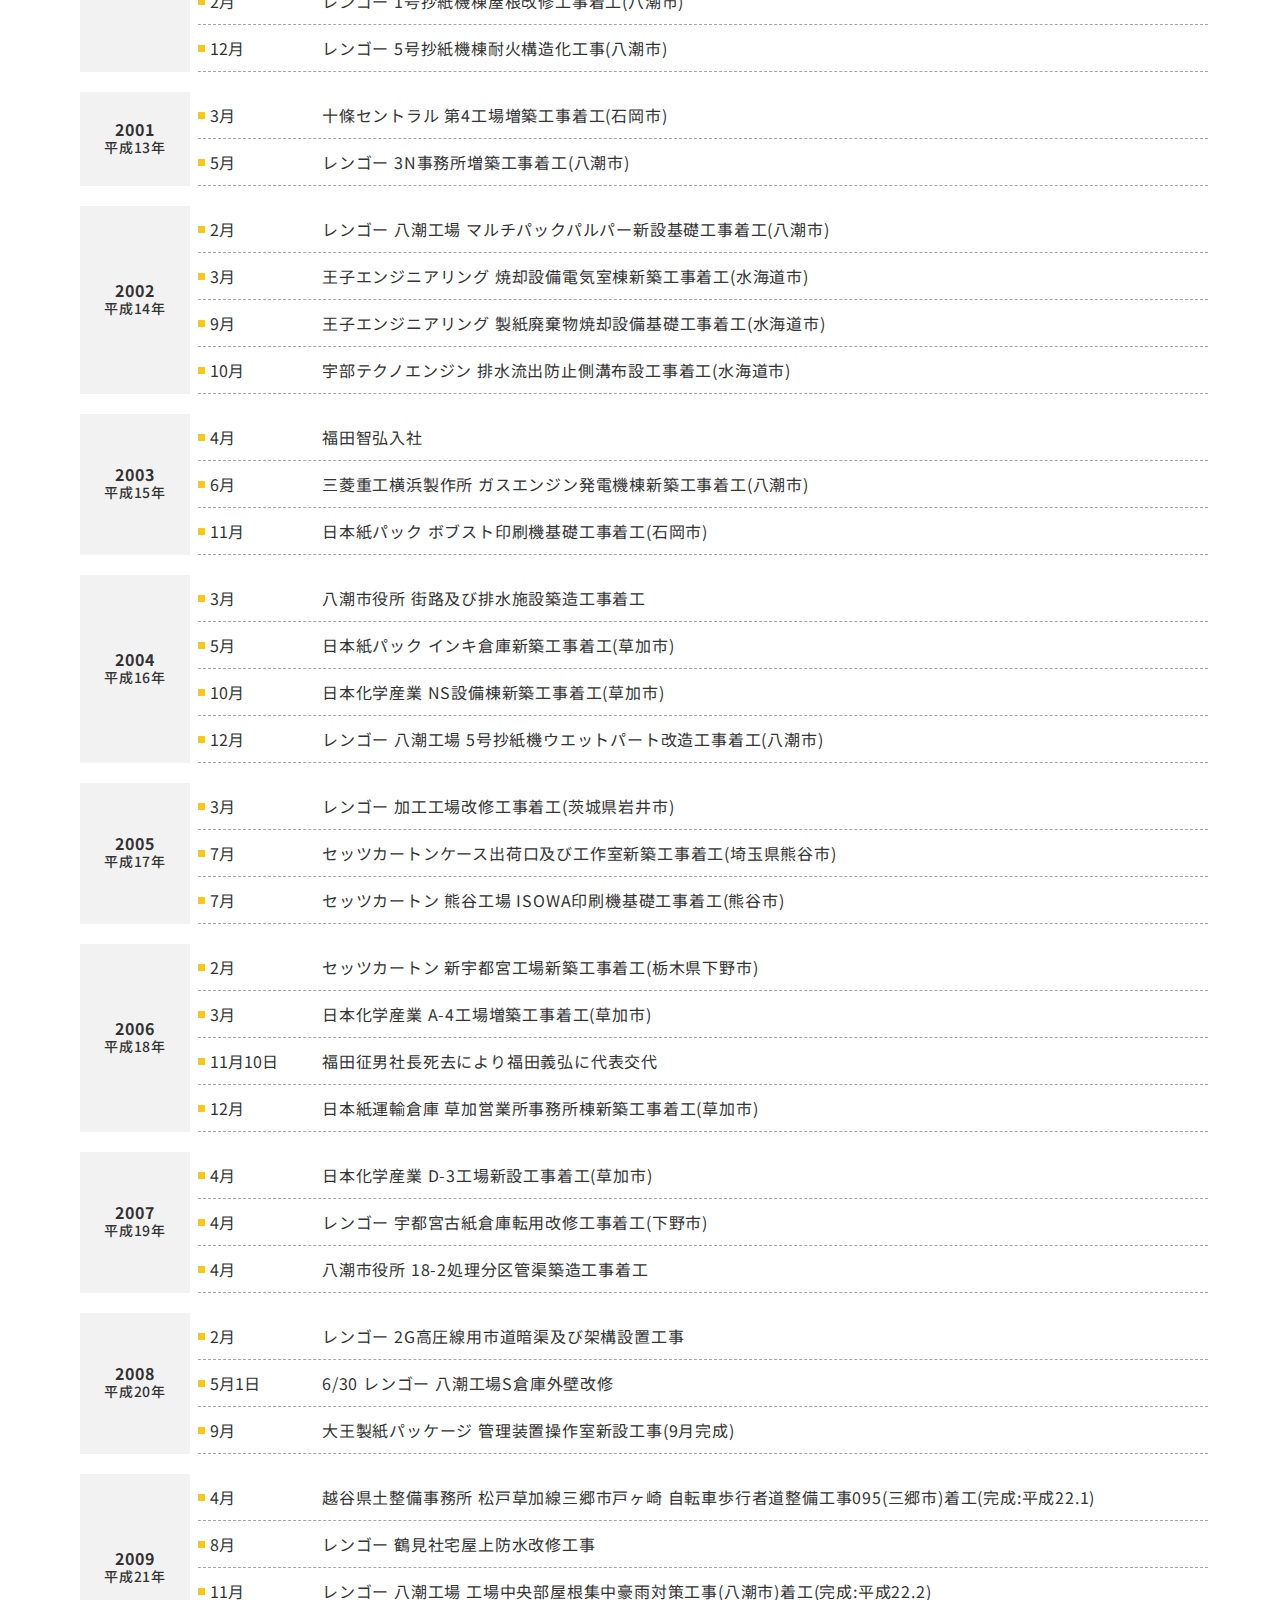
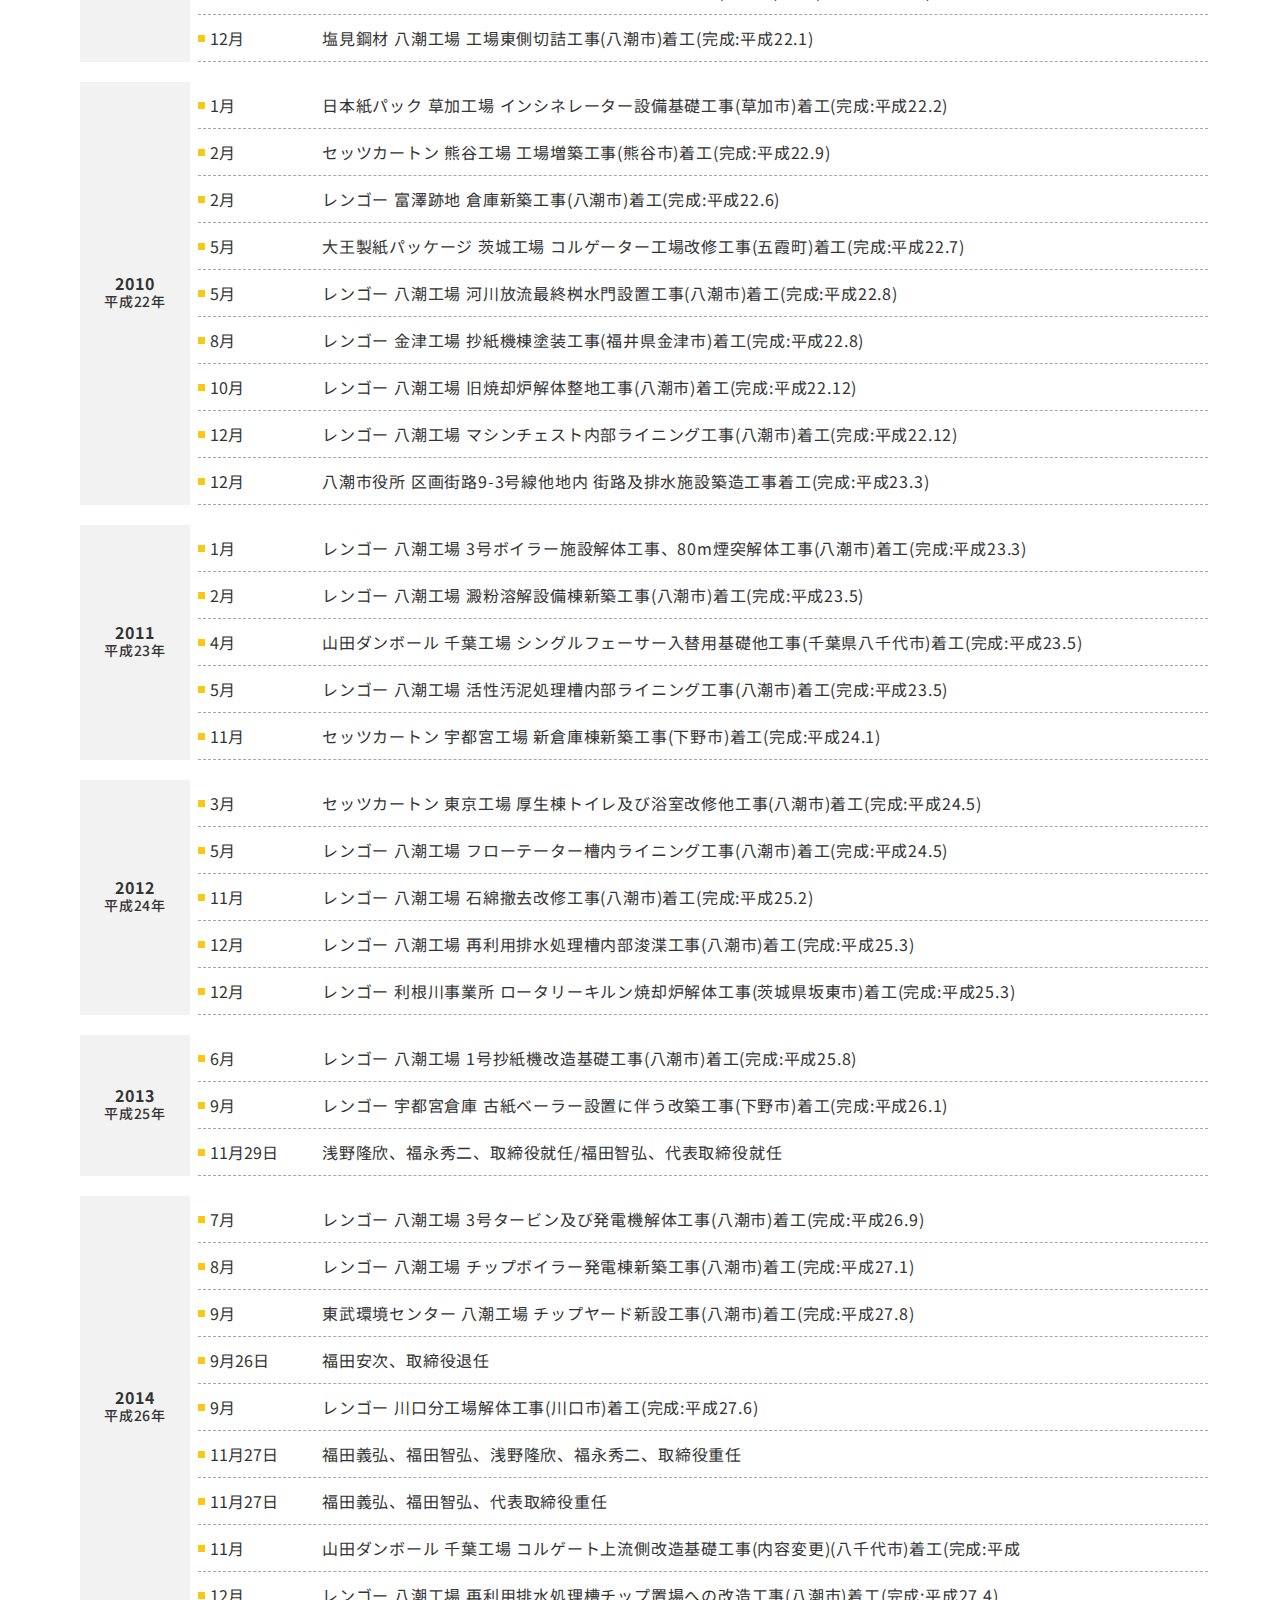
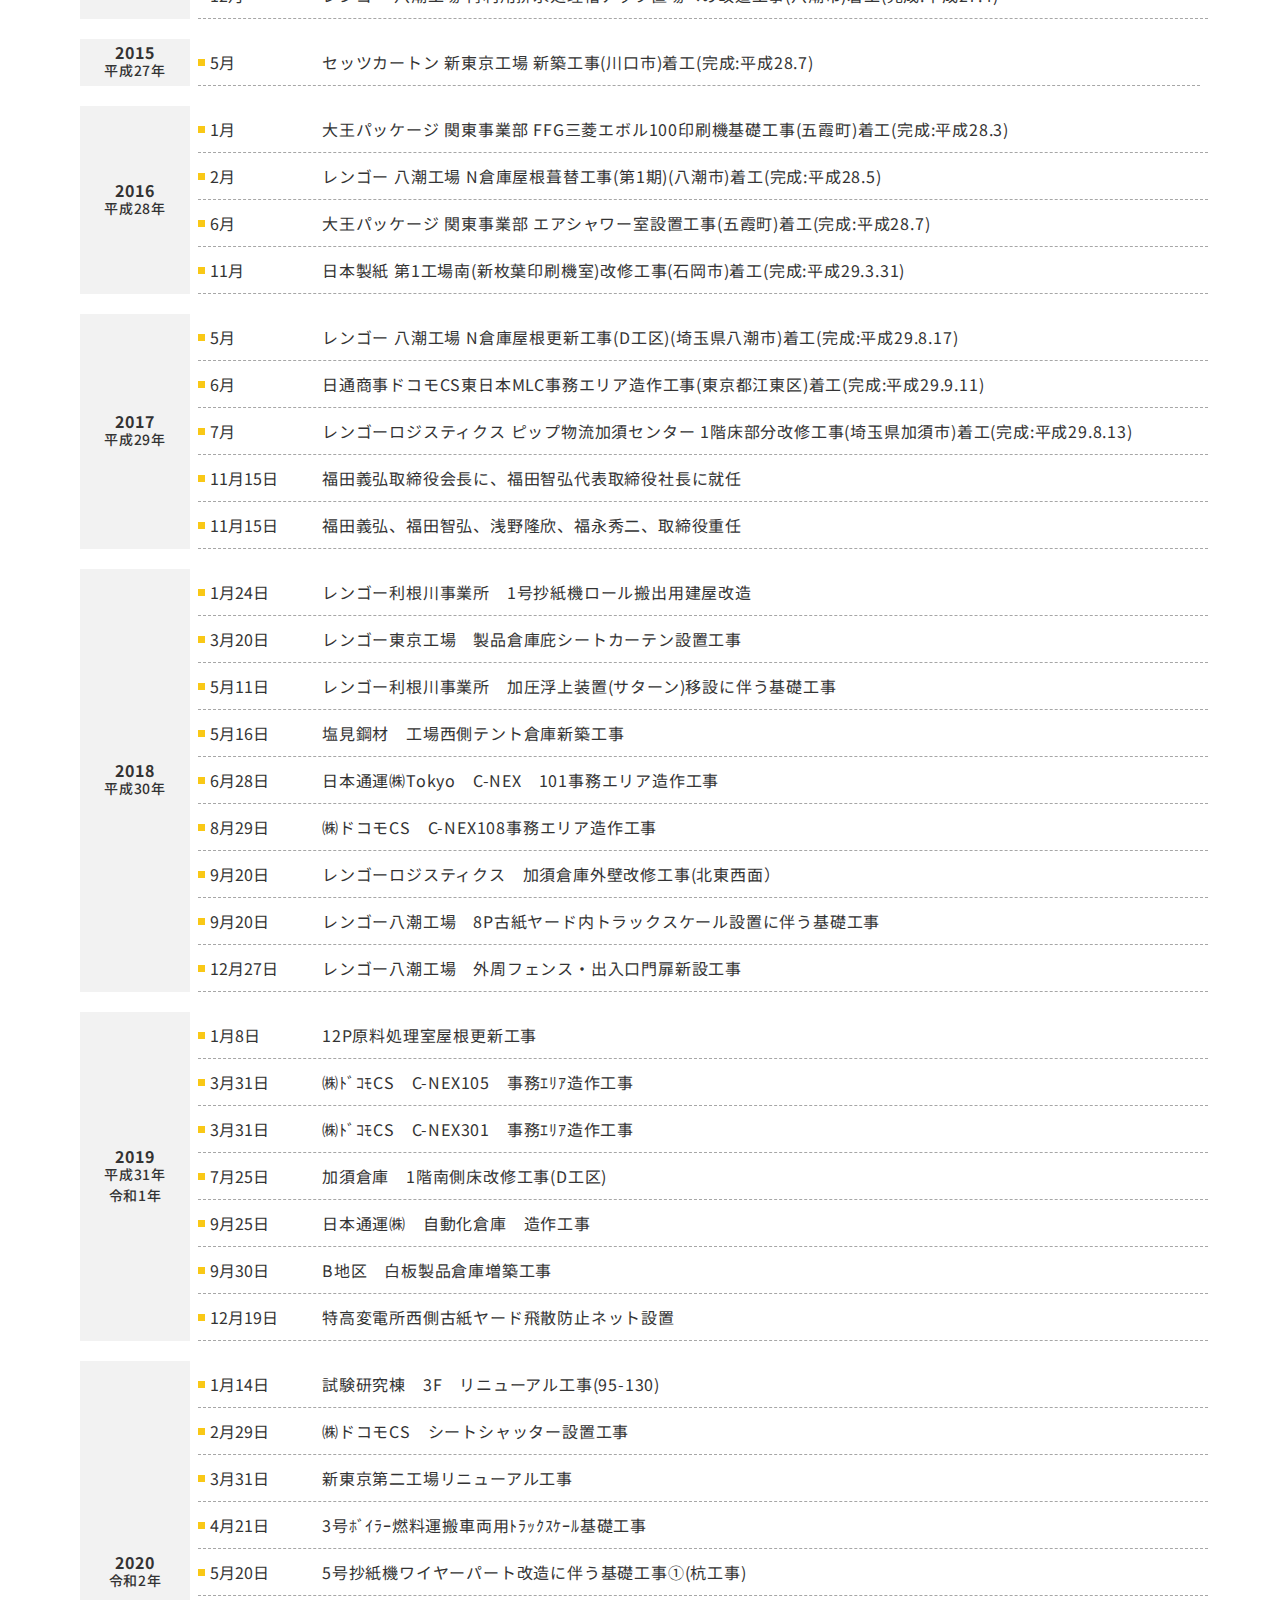
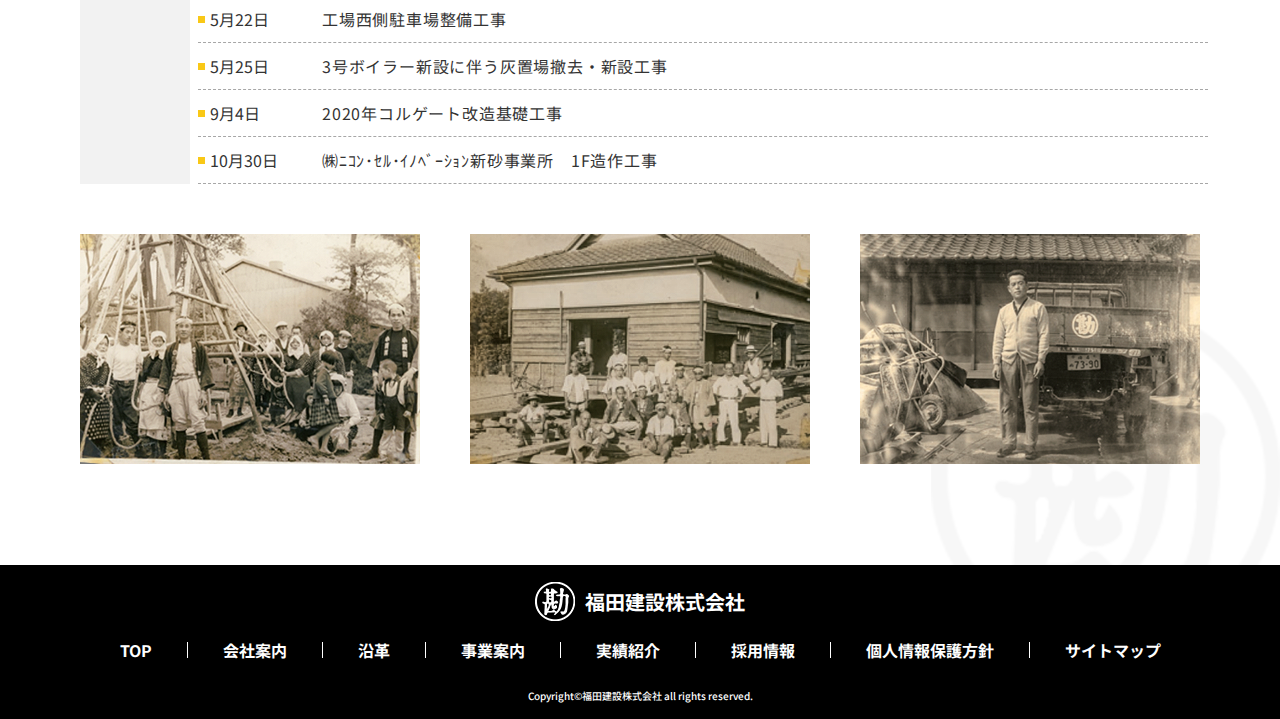
<file: history.html>
<!doctype html>
<html lang="ja">

<head>
    <meta charset="UTF-8" />
    <title>沿革 | 福田建設株式会社</title>
    <meta name="description" content="ディスクリプション" />
    <meta name="format-detection" content="telephone=no">
    <meta name="viewport" content="width=device-width,initial-scale=1.0,minimum-scale=1.0,maximum-scale=1.0,user-scalable=no">
    <link rel="stylesheet" href="./css/common.css" media="all" />
    <!--プラグインのCSSはここに入れる-->
    <link rel="stylesheet" href="./css/style.css" media="all" />
</head>

<body>
    <div class="container" id="contents">
        <!--TOPページIDはindex、下層ページはcontents-->
        <header id="header" class="header">
            <div class="hd_content">
                <div class="header_wrapper">
                    <h1 class="logo">
                        <a href="./">
                            <img src="./img/common/logo_header.png" alt="福田建設株式会社">
                            <span class="name_ja">福田建設株式会社</span>
                        </a>
                    </h1>
                    <div class="btn_toggle">
                        <div class="toggle">
                            <div class="one"></div>
                            <div class="two"></div>
                            <div class="three"></div>
                        </div>
                        <!--End btn toggle-->
                    </div>
                    <div class="wrapper_gNav">
                        <nav>
                            <ul class="list">
                                <li class="item"><a href="./company.html"><span>会社案内</span></a></li>
                                <li class="item"><a href="./business.html"><span>事業案内</span></a></li>
                                <li class="item"><a href="./results.html"><span>実績紹介</span></a></li>
                                <li class="item"><a href="./recruit.html"><span>採用情報</span></a></li>
                                <li class="mail_contact">
                                    <a href="./contact.html">
                                        <span>お問い合わせ</span>
                                    </a>
                                </li>
                            </ul>
                        </nav>
                    </div>
                </div>
            </div>
            <!--/header-->
        </header>
        <div class="main">
            <div class="page_title">
                <div class="inner">
                    <h3>沿革</h3>
                <!--/page_title-->
                </div>
            </div>
            <div class="breadcrumb">
                <div class="inner">
                    <ul>
                        <li><a href="./">TOP</a></li>
                        <li><a href="./company.html">会社案内</a></li>
                        <li>沿革</li>
                    </ul>
                 </div>
                <!--End breadcrumb-->
            </div>
            <section class="history_sec01">
                <div class="inner">
                    <h3 class="ttl_sec">沿革</h3>

                    <div class="hisrory_wrapper">
                        <div class="year">
                            <p>
                                <span class="bold">1957</span>
                                <span class="name">昭和32年</span>
                            </p>
                            
                        </div>
                        <div class="detail">
                            <span class="datetime">2月</span>
                            <span class="desc">初代福田勘次郎、福田土建個人創業</span>
                        </div>
                    </div>
                    <div class="hisrory_wrapper">
                        <div class="year">
                            <p>
                                <span class="bold">1963</span>
                                <span class="name">昭和38年</span>
                            </p>
                        </div>
                        <div class="detail">
                            <span class="datetime">ーー</span>
                            <span class="desc">八潮町役場 後谷水路擁壁新設工事</span>
                        </div>
                    </div>
                    <div class="hisrory_wrapper">
                        <div class="year">
                            <p>
                                <span class="bold">1964</span>
                                <span class="name">昭和39年</span>
                            </p>
                        </div>
                        <div class="detail_wrapper">
                            <div class="detail">
                                <span class="datetime">ーー</span>
                                <span class="desc">大阪窯業 社屋移動工事</span>
                            </div>
                            <div class="detail">
                                <span class="datetime">ーー</span>
                                <span class="desc">大阪窯業 煙突解体工事</span>
                            </div>
                        </div>
                    </div>
                    <div class="hisrory_wrapper">
                        <div class="year">
                            <p>
                                <span class="bold">1965</span>
                                <span class="name">昭和40年</span>
                            </p>
                        </div>
                        <div class="detail">
                            <span class="datetime">ーー</span>
                            <span class="desc">福田魚店 店舗建替工事</span>
                        </div>
                    </div>
                    <div class="hisrory_wrapper">
                        <div class="year">
                            <p>
                                <span class="bold">1966</span>
                                <span class="name">昭和41年</span>
                            </p>
                        </div>
                        <div class="detail">
                            <span class="datetime">ーー</span>
                            <span class="desc">福田魚店 店舗建替工事</span>
                        </div>
                    </div>
                    <div class="hisrory_wrapper">
                        <div class="year">
                            <p>
                                <span class="bold">1967</span>
                                <span class="name">昭和42年</span>
                            </p>
                        </div>
                        <div class="detail_wrapper">
                            <div class="detail">
                                <span class="datetime">ーー</span>
                                <span class="desc">白川産業発注 相澤鐵工所工場増築工事</span>
                            </div>
                            <div class="detail">
                                <span class="datetime">ーー</span>
                                <span class="desc">白川産業 川口倉庫新築工事(埼玉県川口市)</span>
                            </div>
                        </div>
                    </div>
                    <div class="hisrory_wrapper">
                        <div class="year">
                            <p>
                                <span class="bold">1968</span>
                                <span class="name">昭和43年</span>
                            </p>
                        </div>
                        <div class="detail">
                            <span class="datetime">ーー</span>
                            <span class="desc">白川産業発注 昭和造機 工場新築工事</span>
                        </div>
                    </div>
                    <div class="hisrory_wrapper">
                        <div class="year">
                            <p>
                                <span class="bold">1969</span>
                                <span class="name">昭和44年</span>
                            </p>
                        </div>
                        <div class="detail_wrapper">
                            <div class="detail">
                                <span class="datetime">10月25日</span>
                                <span class="desc">福田勘次郎死去、長男福田征男、福田土建継承</span>
                            </div>
                            <div class="detail">
                                <span class="datetime">ーー</span>
                                <span class="desc">日本軽鋼建設 茨城県佐和安宅スチールセンター新築工事</span>
                            </div>
                        </div>
                    </div>
                    <div class="hisrory_wrapper">
                        <div class="year">
                            <p>
                                <span class="bold">1970</span>
                                <span class="name">昭和45年</span>
                            </p>
                        </div>
                        <div class="detail">
                            <span class="datetime">ーー</span>
                            <span class="desc">白川産業発注 千葉県八街町工事</span>
                        </div>
                    </div>
                    <div class="hisrory_wrapper">
                        <div class="year">
                            <p>
                                <span class="bold">1971</span>
                                <span class="name">昭和46年</span>
                            </p>
                        </div>
                        <div class="detail">
                            <span class="datetime">ーー</span>
                            <span class="desc">白川産業 堆肥工場新築工事(埼玉県玉川村)</span>
                        </div>
                    </div>
                    <div class="hisrory_wrapper">
                        <div class="year">
                            <p>
                                <span class="bold">1973</span>
                                <span class="name">昭和48年</span>
                            </p>
                        </div>
                        <div class="detail">
                            <span class="datetime">10月</span>
                            <span class="desc">小沢四郎様 西袋マーケット新築工事着工(埼玉県八潮市)</span>
                        </div>
                    </div>
                    <div class="hisrory_wrapper">
                        <div class="year">
                            <p>
                                <span class="bold">1974</span>
                                <span class="name">昭和49年</span>
                            </p>
                        </div>
                        <div class="detail_wrapper">
                            <div class="detail">
                                <span class="datetime">1月</span>
                                <span class="desc">八潮市役所 南後谷水路改修工事着工</span>
                            </div>
                            <div class="detail">
                                <span class="datetime">2月</span>
                                <span class="desc">日本化学産業 埼玉工場 C-1工場新築工事着工(埼玉県草加市)</span>
                            </div>
                            <div class="detail">
                                <span class="datetime">3月29日</span>
                                <span class="desc">福田建設設立(資本金380万円)</span>
                            </div>
                            <div class="detail">
                                <span class="datetime">4月</span>
                                <span class="desc">相澤鐵工所 工場事務所棟新築工事着工(川口市)</span>
                            </div>
                            <div class="detail">
                                <span class="datetime">4月</span>
                                <span class="desc">日本化学産業 埼玉工場排水処理槽工事着工(草加市)</span>
                            </div>
                            <div class="detail">
                                <span class="datetime">6月</span>
                                <span class="desc">白川産業 昭和造機野田工場新築工事着工(千葉県野田市)</span>
                            </div>
                            <div class="detail">
                                <span class="datetime">11月30日</span>
                                <span class="desc">福田征男、福田義弘、福田安次、取締役就任/代表取締役:福田征男/監査役:福田正春</span>
                            </div>
                        </div>
                    </div>
                    <div class="hisrory_wrapper">
                        <div class="year">
                            <p>
                                <span class="bold">1975</span>
                                <span class="name">昭和50年</span>
                            </p>
                        </div>
                        <div class="detail_wrapper">
                            <div class="detail">
                                <span class="datetime">1月</span>
                                <span class="desc">白川産業 ユアサフナショク倉庫棟新築工事着工(千葉県船橋市)</span>
                            </div>
                            <div class="detail">
                                <span class="datetime">3月</span>
                                <span class="desc">八潮市役所 中馬場区画整理地内造成工事着工</span>
                            </div>
                            <div class="detail">
                                <span class="datetime">4月</span>
                                <span class="desc">吉野石膏 草加工場排煙脱硫装置基礎工事着工(八潮市)</span>
                            </div>
                            <div class="detail">
                                <span class="datetime">4月</span>
                                <span class="desc">日本化学産業 埼玉工場C-2工場新築工事着工(草加市)</span>
                            </div>
                            <div class="detail">
                                <span class="datetime">10月</span>
                                <span class="desc">吉野石膏 草加工場チューブミル基礎工事(八潮市)</span>
                            </div>
                        </div>
                    </div>
                    <div class="hisrory_wrapper">
                        <div class="year">
                            <p>
                                <span class="bold">1976</span>
                                <span class="name">昭和51年</span>
                            </p>
                        </div>
                        <div class="detail_wrapper">
                            <div class="detail">
                                <span class="datetime">5月</span>
                                <span class="desc">摂津板紙 2号抄紙機屋根改修工事着工(八潮市)</span>
                            </div>
                            <div class="detail">
                                <span class="datetime">6月</span>
                                <span class="desc">高崎産業 高崎製紙東京工場 排水処理槽新設工事着工(草加市)</span>
                            </div>
                            <div class="detail">
                                <span class="datetime">11月</span>
                                <span class="desc">八潮市役所 16区画地保留地造成工事着工</span>
                            </div>
                        </div>
                    </div>
                    <div class="hisrory_wrapper">
                        <div class="year">
                            <p>
                                <span class="bold">1977</span>
                                <span class="name">昭和52年</span>
                            </p>
                        </div>
                        <div class="detail_wrapper">
                            <div class="detail">
                                <span class="datetime">3月</span>
                                <span class="desc">高崎産業 草加事業所製缶工場建設工事着工(草加市)</span>
                            </div>
                            <div class="detail">
                                <span class="datetime">8月</span>
                                <span class="desc">白川産業トーヨーウレタン浦安工場 新築工事着工(千葉県浦安市)</span>
                            </div>
                            <div class="detail">
                                <span class="datetime">9月6日</span>
                                <span class="desc">本店を埼玉県八潮市大字西袋1-8番地から八潮市大字西袋423番地へ移転</span>
                            </div>
                        </div>
                    </div>
                    <div class="hisrory_wrapper">
                        <div class="year">
                            <p>
                                <span class="bold">1978</span>
                                <span class="name">昭和53年</span>
                            </p>
                        </div>
                        <div class="detail_wrapper">
                            <div class="detail">
                                <span class="datetime">1月</span>
                                <span class="desc">高崎産業 NO.1コンベアー室改造工事着工(草加市)</span>
                            </div>
                            <div class="detail">
                                <span class="datetime">5月</span>
                                <span class="desc">小沢四郎様 小沢邸新築工事着工(八潮市)</span>
                            </div>
                            <div class="detail">
                                <span class="datetime">10月</span>
                                <span class="desc">八潮市役所 区画整理地内造成工事着工</span>
                            </div>
                        </div>
                    </div>
                    <div class="hisrory_wrapper">
                        <div class="year">
                            <p>
                                <span class="bold">1979</span>
                                <span class="name">昭和54年</span>
                            </p>
                        </div>
                        <div class="detail_wrapper">
                            <div class="detail">
                                <span class="datetime">3月</span>
                                <span class="desc">マツダオート埼玉 草加営業所新築工事着工(草加市)</span>
                            </div>
                            <div class="detail">
                                <span class="datetime">4月</span>
                                <span class="desc">摂津板紙 チップヤード舗装工事(八潮市)</span>
                            </div>
                            <div class="detail">
                                <span class="datetime">6月</span>
                                <span class="desc">摂津板紙 東京段ボール工場事務所増築工事着工(八潮市)</span>
                            </div>
                            <div class="detail">
                                <span class="datetime">8月</span>
                                <span class="desc">マツダオート埼玉 草加営業所新築工事着工(草加市)</span>
                            </div>
                            <div class="detail">
                                <span class="datetime">8月</span>
                                <span class="desc">日本化学産業 埼玉工場構内道路舗装工事着工(草加市)</span>
                            </div>
                            <div class="detail">
                                <span class="datetime">9月</span>
                                <span class="desc">十條セントラル ボブスト7色グラリン印刷機基礎着工(草加市)</span>
                            </div>
                            <div class="detail">
                                <span class="datetime">12月</span>
                                <span class="desc">摂津板紙 排煙脱硫装置基礎工事着工(八潮市)</span>
                            </div>
                        </div>
                    </div>
                    <div class="hisrory_wrapper">
                        <div class="year">
                            <p>
                                <span class="bold">1980</span>
                                <span class="name">昭和55年</span>
                            </p>
                        </div>
                        <div class="detail_wrapper">
                            <div class="detail">
                                <span class="datetime">1月</span>
                                <span class="desc">日立造船エンジニアリング F-4ファイバライザーシステム基礎工事着工(八潮市)</span>
                            </div>
                            <div class="detail">
                                <span class="datetime">2月7日</span>
                                <span class="desc">資本金1,000万円に増資</span>
                            </div>
                            <div class="detail">
                                <span class="datetime">4月</span>
                                <span class="desc">白川産業 フジマル工業東京工場増築工事着工(東京都世田谷区)</span>
                            </div>
                            <div class="detail">
                                <span class="datetime">5月</span>
                                <span class="desc">摂津板紙 5号抄紙機建屋補強工事着工(八潮市)</span>
                            </div>
                            <div class="detail">
                                <span class="datetime">7月</span>
                                <span class="desc">八潮市役所 八潮中学校外構整備工事着工</span>
                            </div>
                            <div class="detail">
                                <span class="datetime">9月</span>
                                <span class="desc">高崎製紙 排煙脱硫装置基礎工事着工(草加市)</span>
                            </div>
                            <div class="detail">
                                <span class="datetime">9月</span>
                                <span class="desc">墨田金属 事務所棟新築工事着工(八潮市)</span>
                            </div>
                            <div class="detail">
                                <span class="datetime">11月</span>
                                <span class="desc">日立造船 バガスパルプ製造装置工場新築工事着工(神奈川県川崎市)</span>
                            </div>
                        </div>
                    </div>
                    <div class="hisrory_wrapper">
                        <div class="year">
                            <p>
                                <span class="bold">1981</span>
                                <span class="name">昭和56年</span>
                            </p>
                        </div>
                        <div class="detail_wrapper">
                            <div class="detail">
                                <span class="datetime">1月</span>
                                <span class="desc">日本化学産業 青柳工場事務所増築工事着工(草加市)</span>
                            </div>
                            <div class="detail">
                                <span class="datetime">4月</span>
                                <span class="desc">十條セントラル 工場事務所改築工事着工(草加市)</span>
                            </div>
                            <div class="detail">
                                <span class="datetime">4月</span>
                                <span class="desc">高崎製紙 クラリーファイヤー排水処理槽新設工事着工(草加市)</span>
                            </div>
                            <div class="detail">
                                <span class="datetime">7月</span>
                                <span class="desc">摂津板紙 120ADT/0 OCC処理基礎工事着工(八潮市)</span>
                            </div>
                            <div class="detail">
                                <span class="datetime">10月</span>
                                <span class="desc">吉野石膏 草加工場事務所棟新築工事着工(八潮市)</span>
                            </div>
                        </div>
                    </div>
                    <div class="hisrory_wrapper">
                        <div class="year">
                            <p>
                                <span class="bold">1982</span>
                                <span class="name">昭和57年</span>
                            </p>
                        </div>
                        <div class="detail_wrapper">
                            <div class="detail">
                                <span class="datetime">1月</span>
                                <span class="desc">日本化学産業 埼玉工場事務所棟増築工事着工(草加市)</span>
                            </div>
                            <div class="detail">
                                <span class="datetime">3月</span>
                                <span class="desc">八潮市役所 水道本管布設工事着工</span>
                            </div>
                            <div class="detail">
                                <span class="datetime">8月</span>
                                <span class="desc">摂津板紙 8HPS-Cハイドラパルパー基礎工事着工(八潮市)</span>
                            </div>
                            <div class="detail">
                                <span class="datetime">11月</span>
                                <span class="desc">八潮市役所 橋梁築造工事着工</span>
                            </div>
                            <div class="detail">
                                <span class="datetime">12月</span>
                                <span class="desc">十條セントラル 機械室増築工事着工(草加市)</span>
                            </div>
                        </div>
                    </div>
                    <div class="hisrory_wrapper">
                        <div class="year">
                            <p>
                                <span class="bold">1983</span>
                                <span class="name">昭和58年</span>
                            </p>
                        </div>
                        <div class="detail_wrapper">
                            <div class="detail">
                                <span class="datetime">2月7日</span>
                                <span class="desc">特定建設業許可</span>
                            </div>
                            <div class="detail">
                                <span class="datetime">2月</span>
                                <span class="desc">日本化学産業 工場建替工事着工(草加市)</span>
                            </div>
                            <div class="detail">
                                <span class="datetime">8月</span>
                                <span class="desc">摂津興産 ダストサイロ棟新築工事着工(八潮市)</span>
                            </div>
                            <div class="detail">
                                <span class="datetime">8月</span>
                                <span class="desc">八潮市役所 保留地造成工事着工</span>
                            </div>
                            <div class="detail">
                                <span class="datetime">10月</span>
                                <span class="desc">摂津板紙 パルプ工場脱臭装置基礎工事着工(八潮市)</span>
                            </div>
                            <div class="detail">
                                <span class="datetime">10月</span>
                                <span class="desc">八潮市役所 道路改良工事着工</span>
                            </div>
                            <div class="detail">
                                <span class="datetime">12月</span>
                                <span class="desc">摂津板紙 1M/C原質改造基礎工事着工(八潮市)</span>
                            </div>
                        </div>
                    </div>
                    <div class="hisrory_wrapper">
                        <div class="year">
                            <p>
                                <span class="bold">1984</span>
                                <span class="name">昭和59年</span>
                            </p>
                        </div>
                        <div class="detail_wrapper">
                            <div class="detail">
                                <span class="datetime">1月</span>
                                <span class="desc">日本化学産業 B-6工場新築工事着工(草加市)</span>
                            </div>
                            <div class="detail">
                                <span class="datetime">2月</span>
                                <span class="desc">吉野石膏 チップ供給装置建屋新築工事着工(八潮市)</span>
                            </div>
                            <div class="detail">
                                <span class="datetime">2月</span>
                                <span class="desc">十條セントラル ♯N-2 ローランド6色印刷機他基礎工事着工(草加市)</span>
                            </div>
                            <div class="detail">
                                <span class="datetime">4月</span>
                                <span class="desc">井口秀幸様 井口邸新築工事着工(東京都足立区)</span>
                            </div>
                            <div class="detail">
                                <span class="datetime">7月25日</span>
                                <span class="desc">報徳金属 栃木工場増築工事着工(栃木県都賀郡)</span>
                            </div>
                            <div class="detail">
                                <span class="datetime">8月</span>
                                <span class="desc">摂津板紙 東京段ボール工場事務所改築工事着工(八潮市)</span>
                            </div>
                            <div class="detail">
                                <span class="datetime">12月</span>
                                <span class="desc">八潮市役所 舗装新設工事着工</span>
                            </div>
                        </div>
                    </div>
                    <div class="hisrory_wrapper">
                        <div class="year">
                            <p>
                                <span class="bold">1985</span>
                                <span class="name">昭和60年</span>
                            </p>
                        </div>
                        <div class="detail_wrapper">
                            <div class="detail">
                                <span class="datetime">4月</span>
                                <span class="desc">吉野石膏 原紙倉庫及びカッター工場増築工事着工(八潮市))</span>
                            </div>
                            <div class="detail">
                                <span class="datetime">7月</span>
                                <span class="desc">高崎産業 日光製紙加工工場増築工事着工(栃木県白沢町)</span>
                            </div>
                            <div class="detail">
                                <span class="datetime">9月</span>
                                <span class="desc">摂津板紙 チップヤード防塵フェンス設置工事着工(八潮市)</span>
                            </div>
                            <div class="detail">
                                <span class="datetime">10月</span>
                                <span class="desc">吉野石膏 草加工場木屑焚ボイラー基礎工事着工(八潮市)</span>
                            </div>
                        </div>
                    </div>
                    <div class="hisrory_wrapper">
                        <div class="year">
                            <p>
                                <span class="bold">1986</span>
                                <span class="name">昭和61年</span>
                            </p>
                        </div>
                        <div class="detail_wrapper">
                            <div class="detail">
                                <span class="datetime">3月</span>
                                <span class="desc">吉野石膏 草加工場発電機 タービン基礎工事着工(八潮市)</span>
                            </div>
                            <div class="detail">
                                <span class="datetime">3月</span>
                                <span class="desc">吉野石膏 自家発電設備建屋新築工事着工(八潮市)</span>
                            </div>
                            <div class="detail">
                                <span class="datetime">9月</span>
                                <span class="desc">吉野石膏 出荷積込場建屋新築工事着工(八潮市)</span>
                            </div>
                        </div>
                    </div>
                    <div class="hisrory_wrapper">
                        <div class="year">
                            <p>
                                <span class="bold">1987</span>
                                <span class="name">昭和62年</span>
                            </p>
                        </div>
                        <div class="detail_wrapper">
                            <div class="detail">
                                <span class="datetime">1月</span>
                                <span class="desc">セッツ 6号機改造機械基礎工事着工(八潮市)</span>
                            </div>
                            <div class="detail">
                                <span class="datetime">7月</span>
                                <span class="desc">関きよ様 関ビル新築工事着工(草加市)</span>
                            </div>
                            <div class="detail">
                                <span class="datetime">8月</span>
                                <span class="desc">鈴木隆様 鈴木倉庫新築工事着工(八潮市)</span>
                            </div>
                            <div class="detail">
                                <span class="datetime">10月</span>
                                <span class="desc">セッツ 柳ノ宮独身寮棟改修工事着工(八潮市)</span>
                            </div>
                        </div>
                    </div>
                    <div class="hisrory_wrapper">
                        <div class="year">
                            <p>
                                <span class="bold">1988</span>
                                <span class="name">昭和63年</span>
                            </p>
                        </div>
                        <div class="detail_wrapper">
                            <div class="detail">
                                <span class="datetime">2月</span>
                                <span class="desc">十條セントラル 草加工場半製品倉庫増築工事着工(草加市)</span>
                            </div>
                            <div class="detail">
                                <span class="datetime">2月</span>
                                <span class="desc">日本化学産業 埼玉工場第一期事務所新築工事着工(草加市)</span>
                            </div>
                            <div class="detail">
                                <span class="datetime">7月</span>
                                <span class="desc">セッツ 東京ダンボールシート工場増築工事着工(八潮市)</span>
                            </div>
                            <div class="detail">
                                <span class="datetime">8月</span>
                                <span class="desc">鈴木隆様 鈴木第二倉庫新築工事着工(八潮市)</span>
                            </div>
                            <div class="detail">
                                <span class="datetime">10月</span>
                                <span class="desc">セッツ 東京工場焼却炉設備棟新築工事着工(八潮市)</span>
                            </div>
                            <div class="detail">
                                <span class="datetime">10月</span>
                                <span class="desc">十條セントラル 新グラビア印刷機基礎工事着工(草加市)</span>
                            </div>
                            <div class="detail">
                                <span class="datetime">12月</span>
                                <span class="desc">セッツ 5号機改造土建工事着工(八潮市)</span>
                            </div>
                            
                        </div>
                    </div>
                    <div class="hisrory_wrapper">
                        <div class="year">
                            <p>
                                <span class="bold">1989</span>
                                <span class="name">昭和64年 <br> 平成元年</span>
                            </p>
                        </div>
                        <div class="detail_wrapper">
                            <div class="detail">
                                <span class="datetime">5月</span>
                                <span class="desc">吉野石膏 出荷積込場建屋増築工事着工(八潮市)</span>
                            </div>
                            <div class="detail">
                                <span class="datetime">6月</span>
                                <span class="desc">日本化学産業 第一社宅新築工事着工(草加市)</span>
                            </div>
                            <div class="detail">
                                <span class="datetime">9月</span>
                                <span class="desc">十條セントラル 江川工場立体倉庫付帯土建工事着工(茨城県五霞村)</span>
                            </div>
                        </div>
                    </div>
                    <div class="hisrory_wrapper">
                        <div class="year">
                            <p>
                                <span class="bold">1990</span>
                                <span class="name">平成2年</span>
                            </p>
                        </div>
                        <div class="detail_wrapper">
                            <div class="detail">
                                <span class="datetime">2月</span>
                                <span class="desc">小原造園 事務所新築工事着工(八潮市)</span>
                            </div>
                            <div class="detail">
                                <span class="datetime">4月</span>
                                <span class="desc">十條セントラル 第6工場増築工事着工(草加市)</span>
                            </div>
                            <div class="detail">
                                <span class="datetime">7月</span>
                                <span class="desc">日本化学産業A-4工場建替工事着工(草加市)</span>
                            </div>
                            <div class="detail">
                                <span class="datetime">8月</span>
                                <span class="desc">相澤鐵工所 本社ビル新築工事着工(川口市)</span>
                            </div>
                            <div class="detail">
                                <span class="datetime">11月22日</span>
                                <span class="desc">資本金1,500万円に増資</span>
                            </div>
                        </div>
                    </div>
                    <div class="hisrory_wrapper">
                        <div class="year">
                            <p>
                                <span class="bold">1991</span>
                                <span class="name">平成3年</span>
                            </p>
                        </div>
                        <div class="detail_wrapper">
                            <div class="detail">
                                <span class="datetime">5月</span>
                                <span class="desc">八潮市役所 水路整備(柵渠新設)工事着工</span>
                            </div>
                            <div class="detail">
                                <span class="datetime">7月</span>
                                <span class="desc">セッツ 栗橋製品倉庫新築工事着工(埼玉県栗橋町)</span>
                            </div>
                            <div class="detail">
                                <span class="datetime">8月</span>
                                <span class="desc">十條セントラル 原紙倉庫棟兼平判断裁棟・製品倉庫棟増築工事着工(茨城県石岡市)</span>
                            </div>
                            <div class="detail">
                                <span class="datetime">9月</span>
                                <span class="desc">日本紙業 1号倉庫移設基礎工事着工(東京都葛飾区)</span>
                            </div>
                            <div class="detail">
                                <span class="datetime">10月</span>
                                <span class="desc">十條セントラル 第一・第二工場増築工事着工(石岡市)</span>
                            </div>
                            <div class="detail">
                                <span class="datetime">11月</span>
                                <span class="desc">日本化学産業 A-1工場建替工事着工(草加市)</span>
                            </div>
                            <div class="detail">
                                <span class="datetime">11月</span>
                                <span class="desc">十條セントラル 草加工場 下水排水管渠布設工事(草加市)</span>
                            </div>
                        </div>
                    </div>
                    <div class="hisrory_wrapper">
                        <div class="year">
                            <p>
                                <span class="bold">1992</span>
                                <span class="name">平成4年</span>
                            </p>
                        </div>
                        <div class="detail_wrapper">
                            <div class="detail">
                                <span class="datetime">2月</span>
                                <span class="desc">日本紙運輸倉庫 草加営業所製品倉庫改修工事着工(草加市)</span>
                            </div>
                            <div class="detail">
                                <span class="datetime">5月7日</span>
                                <span class="desc">越谷第二機材倉庫兼置場土地取得(敷地面積1,188m2)</span>
                            </div>
                            <div class="detail">
                                <span class="datetime">8月</span>
                                <span class="desc">三菱重工業広島 セッツ ロール格納設備補強工事着工(八潮市)</span>
                            </div>
                            <div class="detail">
                                <span class="datetime">10月25日</span>
                                <span class="desc">本社社屋完成</span>
                            </div>
                        </div>
                    </div>
                    <div class="hisrory_wrapper">
                        <div class="year">
                            <p>
                                <span class="bold">1993</span>
                                <span class="name">平成5年</span>
                            </p>
                        </div>
                        <div class="detail_wrapper">
                            <div class="detail">
                                <span class="datetime">2月</span>
                                <span class="desc">吉野石膏 工場事務所増築工事着工(八潮市)</span>
                            </div>
                            <div class="detail">
                                <span class="datetime">4月</span>
                                <span class="desc">十條セントラル ラミネーター仕上室増築工事着工(五霞村)</span>
                            </div>
                            <div class="detail">
                                <span class="datetime">5月</span>
                                <span class="desc">日本化学産業 危険物倉庫新築工事着工(草加市)</span>
                            </div>
                            <div class="detail">
                                <span class="datetime">7月</span>
                                <span class="desc">十條セントラル 第一工場庇増築工事着工(草加市)</span>
                            </div>
                            <div class="detail">
                                <span class="datetime">11月</span>
                                <span class="desc">セッツ 公害防止及びパルプ工場解体工事着工(八潮市)</span>
                            </div>
                        </div>
                    </div>
                    <div class="hisrory_wrapper">
                        <div class="year">
                            <p>
                                <span class="bold">1994</span>
                                <span class="name">平成6年</span>
                            </p>
                        </div>
                        <div class="detail_wrapper">
                            <div class="detail">
                                <span class="datetime">2月</span>
                                <span class="desc">セッツ 2号ボイラー改造工事着工(八潮市)</span>
                            </div>
                            <div class="detail">
                                <span class="datetime">2月</span>
                                <span class="desc">日本化学産業 危険物製造所・屋内貯蔵所新築工事着工(草加市)</span>
                            </div>
                            <div class="detail">
                                <span class="datetime">5月</span>
                                <span class="desc">十條セントラル 射出成形機室工場新築工事着工(石岡市)</span>
                            </div>
                            <div class="detail">
                                <span class="datetime">8月</span>
                                <span class="desc">日本化学産業 公共下水接続に伴う工場排水路等整備工事着工(草加市)</span>
                            </div>
                        </div>
                    </div>
                    <div class="hisrory_wrapper">
                        <div class="year">
                            <p>
                                <span class="bold">1995</span>
                                <span class="name">平成7年</span>
                            </p>
                        </div>
                        <div class="detail_wrapper">
                            <div class="detail">
                                <span class="datetime">2月</span>
                                <span class="desc">高砂製紙 公道拡張に伴う工場整備工事着工(茨城県水海道市)</span>
                            </div>
                            <div class="detail">
                                <span class="datetime">2月</span>
                                <span class="desc">高砂製紙 協力会社事務所新築工事着工(水海道市)</span>
                            </div>
                            <div class="detail">
                                <span class="datetime">4月</span>
                                <span class="desc">鈴木隆様 鈴木コーポ新築工事着工(八潮市)</span>
                            </div>
                            <div class="detail">
                                <span class="datetime">5月</span>
                                <span class="desc">十條セントラル 石岡加工 厚生棟新築工事着工(石岡市)</span>
                            </div>
                            <div class="detail">
                                <span class="datetime">5月13日</span>
                                <span class="desc">福永秀二入社</span>
                            </div>
                            <div class="detail">
                                <span class="datetime">6月</span>
                                <span class="desc">三菱重工業広島 セッツ 自動倉庫外壁修理工事着工(八潮市)</span>
                            </div>
                            <div class="detail">
                                <span class="datetime">12月</span>
                                <span class="desc">丸實佐藤板金 佐藤淦實邸新築工事着工(東京都足立区)</span>
                            </div>
                        </div>
                    </div>
                    <div class="hisrory_wrapper">
                        <div class="year">
                            <p>
                                <span class="bold">1996</span>
                                <span class="name">平成8年</span>
                            </p>
                        </div>
                        <div class="detail_wrapper">
                            <div class="detail">
                                <span class="datetime">6月</span>
                                <span class="desc">日本化学産業 福島工場第二倉庫新築工事着工(福島県広野町)</span>
                            </div>
                            <div class="detail">
                                <span class="datetime">9月17日</span>
                                <span class="desc">資本金2,000万円に増資</span>
                            </div>
                            <div class="detail">
                                <span class="datetime">12月</span>
                                <span class="desc">リコーロジスティック 関東改修センタートラックスケール基礎工事着工(八潮市)</span>
                            </div>
                        </div>
                    </div>
                    <div class="hisrory_wrapper">
                        <div class="year">
                            <p>
                                <span class="bold">1997</span>
                                <span class="name">平成9年</span>
                            </p>
                        </div>
                        <div class="detail_wrapper">
                            <div class="detail">
                                <span class="datetime">4月5日</span>
                                <span class="desc">浅野隆欣入社</span>
                            </div>
                            <div class="detail">
                                <span class="datetime">5月</span>
                                <span class="desc">日本化学産業 大利根工場F2工場改造工事着工(埼玉県大利根町)</span>
                            </div>
                            <div class="detail">
                                <span class="datetime">6月</span>
                                <span class="desc">十條セントラル 立体倉庫付帯設備工事着工(石岡市)</span>
                            </div>
                            <div class="detail">
                                <span class="datetime">8月</span>
                                <span class="desc">セッツ 柳ノ宮独身寮建屋改修工事着工(八潮市)</span>
                            </div>
                            <div class="detail">
                                <span class="datetime">9月</span>
                                <span class="desc">日本化学産業 A-5工場解体工事着工(草加市)</span>
                            </div>
                            <div class="detail">
                                <span class="datetime">11月</span>
                                <span class="desc">セッツ 1.4原質改造に伴う基礎工事着工(八潮市)</span>
                            </div>
                        </div>
                    </div>
                    <div class="hisrory_wrapper">
                        <div class="year">
                            <p>
                                <span class="bold">1998</span>
                                <span class="name">平成10年</span>
                            </p>
                        </div>
                        <div class="detail_wrapper">
                            <div class="detail">
                                <span class="datetime">3月</span>
                                <span class="desc">伊藤忠建機 立体駐車場舗装工事着工(神奈川県横浜市)</span>
                            </div>
                            <div class="detail">
                                <span class="datetime">6月</span>
                                <span class="desc">八潮市役所 特養老人ホーム周辺整備工事着工</span>
                            </div>
                            <div class="detail">
                                <span class="datetime">6月</span>
                                <span class="desc">日本化学産業 A-5工場建替工事着工(草加市)</span>
                            </div>
                            <div class="detail">
                                <span class="datetime">10月</span>
                                <span class="desc">セッツ 1.4原質改修工事着工(八潮市)</span>
                            </div>
                        </div>
                    </div>
                    <div class="hisrory_wrapper">
                        <div class="year">
                            <p>
                                <span class="bold">1999</span>
                                <span class="name">平成11年</span>
                            </p>
                        </div>
                        <div class="detail_wrapper">
                            <div class="detail">
                                <span class="datetime">3月</span>
                                <span class="desc">鎌田千恵様 鎌田ビル新築工事着工(八潮市)</span>
                            </div>
                            <div class="detail">
                                <span class="datetime">9月</span>
                                <span class="desc">日本化学産業 福島工場事務所棟改築工事着工(広野町)</span>
                            </div>
                            <div class="detail">
                                <span class="datetime">10月</span>
                                <span class="desc">レンゴー 4.6号抄紙機棟倉庫化工事着工(八潮市)</span>
                            </div>
                        </div>
                    </div>
                    <div class="hisrory_wrapper">
                        <div class="year">
                            <p>
                                <span class="bold">2000</span>
                                <span class="name">平成12年</span>
                            </p>
                        </div>
                        <div class="detail_wrapper">
                            <div class="detail">
                                <span class="datetime">1月</span>
                                <span class="desc">十條セントラル 射出成形機棟増築工事着工(石岡市)</span>
                            </div>
                            <div class="detail">
                                <span class="datetime">2月</span>
                                <span class="desc">埼玉県土木事務所 草加三郷線街路改良工事着工(八潮市)</span>
                            </div>
                            <div class="detail">
                                <span class="datetime">2月</span>
                                <span class="desc">レンゴー 1号抄紙機棟屋根改修工事着工(八潮市)</span>
                            </div>
                            <div class="detail">
                                <span class="datetime">12月</span>
                                <span class="desc">レンゴー 5号抄紙機棟耐火構造化工事(八潮市)</span>
                            </div>
                        </div>
                    </div>
                    <div class="hisrory_wrapper">
                        <div class="year">
                            <p>
                                <span class="bold">2001</span>
                                <span class="name">平成13年</span>
                            </p>
                        </div>
                        <div class="detail_wrapper">
                            <div class="detail">
                                <span class="datetime">3月</span>
                                <span class="desc">十條セントラル 第4工場増築工事着工(石岡市)</span>
                            </div>
                            <div class="detail">
                                <span class="datetime">5月</span>
                                <span class="desc">レンゴー 3N事務所増築工事着工(八潮市)</span>
                            </div>
                        </div>
                    </div>
                    <div class="hisrory_wrapper">
                        <div class="year">
                            <p>
                                <span class="bold">2002</span>
                                <span class="name">平成14年</span>
                            </p>
                        </div>
                        <div class="detail_wrapper">
                            <div class="detail">
                                <span class="datetime">2月</span>
                                <span class="desc">レンゴー 八潮工場 マルチパックパルパー新設基礎工事着工(八潮市)</span>
                            </div>
                            <div class="detail">
                                <span class="datetime">3月</span>
                                <span class="desc">王子エンジニアリング 焼却設備電気室棟新築工事着工(水海道市)</span>
                            </div>
                            <div class="detail">
                                <span class="datetime">9月</span>
                                <span class="desc">王子エンジニアリング 製紙廃棄物焼却設備基礎工事着工(水海道市)</span>
                            </div>
                            <div class="detail">
                                <span class="datetime">10月</span>
                                <span class="desc">宇部テクノエンジン 排水流出防止側溝布設工事着工(水海道市)</span>
                            </div>
                        </div>
                    </div>
                    <div class="hisrory_wrapper">
                        <div class="year">
                            <p>
                                <span class="bold">2003</span>
                                <span class="name">平成15年</span>
                            </p>
                        </div>
                        <div class="detail_wrapper">
                            <div class="detail">
                                <span class="datetime">4月</span>
                                <span class="desc">福田智弘入社</span>
                            </div>
                            <div class="detail">
                                <span class="datetime">6月</span>
                                <span class="desc">三菱重工横浜製作所 ガスエンジン発電機棟新築工事着工(八潮市)</span>
                            </div>
                            <div class="detail">
                                <span class="datetime">11月</span>
                                <span class="desc">日本紙パック ボブスト印刷機基礎工事着工(石岡市)</span>
                            </div>
                        </div>
                    </div>
                    <div class="hisrory_wrapper">
                        <div class="year">
                            <p>
                                <span class="bold">2004</span>
                                <span class="name">平成16年</span>
                            </p>
                        </div>
                        <div class="detail_wrapper">
                            <div class="detail">
                                <span class="datetime">3月</span>
                                <span class="desc">八潮市役所 街路及び排水施設築造工事着工</span>
                            </div>
                            <div class="detail">
                                <span class="datetime">5月</span>
                                <span class="desc">日本紙パック インキ倉庫新築工事着工(草加市)</span>
                            </div>
                            <div class="detail">
                                <span class="datetime">10月</span>
                                <span class="desc">日本化学産業 NS設備棟新築工事着工(草加市)</span>
                            </div>
                            <div class="detail">
                                <span class="datetime">12月</span>
                                <span class="desc">レンゴー 八潮工場 5号抄紙機ウエットパート改造工事着工(八潮市)</span>
                            </div>
                        </div>
                    </div>
                    <div class="hisrory_wrapper">
                        <div class="year">
                            <p>
                                <span class="bold">2005</span>
                                <span class="name">平成17年</span>
                            </p>
                        </div>
                        <div class="detail_wrapper">
                            <div class="detail">
                                <span class="datetime">3月</span>
                                <span class="desc">レンゴー 加工工場改修工事着工(茨城県岩井市)</span>
                            </div>
                            <div class="detail">
                                <span class="datetime">7月</span>
                                <span class="desc">セッツカートンケース出荷口及び工作室新築工事着工(埼玉県熊谷市)</span>
                            </div>
                            <div class="detail">
                                <span class="datetime">7月</span>
                                <span class="desc">セッツカートン 熊谷工場 ISOWA印刷機基礎工事着工(熊谷市)</span>
                            </div>
                        </div>
                    </div>
                    <div class="hisrory_wrapper">
                        <div class="year">
                            <p>
                                <span class="bold">2006</span>
                                <span class="name">平成18年</span>
                            </p>
                        </div>
                        <div class="detail_wrapper">
                            <div class="detail">
                                <span class="datetime">2月</span>
                                <span class="desc">セッツカートン 新宇都宮工場新築工事着工(栃木県下野市)</span>
                            </div>
                            <div class="detail">
                                <span class="datetime">3月</span>
                                <span class="desc">日本化学産業 A-4工場増築工事着工(草加市)</span>
                            </div>
                            <div class="detail">
                                <span class="datetime">11月10日</span>
                                <span class="desc">福田征男社長死去により福田義弘に代表交代</span>
                            </div>
                            <div class="detail">
                                <span class="datetime">12月</span>
                                <span class="desc">日本紙運輸倉庫 草加営業所事務所棟新築工事着工(草加市)</span>
                            </div>
                        </div>
                    </div>
                    <div class="hisrory_wrapper">
                        <div class="year">
                            <p>
                                <span class="bold">2007</span>
                                <span class="name">平成19年</span>
                            </p>
                        </div>
                        <div class="detail_wrapper">
                            <div class="detail">
                                <span class="datetime">4月</span>
                                <span class="desc">日本化学産業 D-3工場新設工事着工(草加市)</span>
                            </div>
                            <div class="detail">
                                <span class="datetime">4月</span>
                                <span class="desc">レンゴー 宇都宮古紙倉庫転用改修工事着工(下野市)</span>
                            </div>
                            <div class="detail">
                                <span class="datetime">4月</span>
                                <span class="desc">八潮市役所 18-2処理分区管渠築造工事着工</span>
                            </div>
                        </div>
                    </div>
                    <div class="hisrory_wrapper">
                        <div class="year">
                            <p>
                                <span class="bold">2008</span>
                                <span class="name">平成20年</span>
                            </p>
                        </div>
                        <div class="detail_wrapper">
                            <div class="detail">
                                <span class="datetime">2月</span>
                                <span class="desc">レンゴー 2G高圧線用市道暗渠及び架構設置工事</span>
                            </div>
                            <div class="detail">
                                <span class="datetime">5月1日</span>
                                <span class="desc">6/30 レンゴー 八潮工場S倉庫外壁改修</span>
                            </div>
                            <div class="detail">
                                <span class="datetime">9月</span>
                                <span class="desc">大王製紙パッケージ 管理装置操作室新設工事(9月完成)</span>
                            </div>
                        </div>
                    </div>
                    <div class="hisrory_wrapper">
                        <div class="year">
                            <p>
                                <span class="bold">2009</span>
                                <span class="name">平成21年</span>
                            </p>
                        </div>
                        <div class="detail_wrapper">
                            <div class="detail">
                                <span class="datetime">4月</span>
                                <span class="desc">越谷県土整備事務所 松戸草加線三郷市戸ヶ崎 自転車歩行者道整備工事095(三郷市)着工(完成:平成22.1)</span>
                            </div>
                            <div class="detail">
                                <span class="datetime">8月</span>
                                <span class="desc">レンゴー 鶴見社宅屋上防水改修工事</span>
                            </div>
                            <div class="detail">
                                <span class="datetime">11月</span>
                                <span class="desc">レンゴー 八潮工場 工場中央部屋根集中豪雨対策工事(八潮市)着工(完成:平成22.2)</span>
                            </div>
                            <div class="detail">
                                <span class="datetime">12月</span>
                                <span class="desc">塩見鋼材 八潮工場 工場東側切詰工事(八潮市)着工(完成:平成22.1)</span>
                            </div>
                        </div>
                    </div>
                    <div class="hisrory_wrapper">
                        <div class="year">
                            <p>
                                <span class="bold">2010</span>
                                <span class="name">平成22年</span>
                            </p>
                        </div>
                        <div class="detail_wrapper">
                            <div class="detail">
                                <span class="datetime">1月</span>
                                <span class="desc">日本紙パック 草加工場 インシネレーター設備基礎工事(草加市)着工(完成:平成22.2)</span>
                            </div>
                            <div class="detail">
                                <span class="datetime">2月</span>
                                <span class="desc">セッツカートン 熊谷工場 工場増築工事(熊谷市)着工(完成:平成22.9)</span>
                            </div>
                            <div class="detail">
                                <span class="datetime">2月</span>
                                <span class="desc">レンゴー 富澤跡地 倉庫新築工事(八潮市)着工(完成:平成22.6)</span>
                            </div>
                            <div class="detail">
                                <span class="datetime">5月</span>
                                <span class="desc">大王製紙パッケージ 茨城工場 コルゲーター工場改修工事(五霞町)着工(完成:平成22.7)</span>
                            </div>
                            <div class="detail">
                                <span class="datetime">5月</span>
                                <span class="desc">レンゴー 八潮工場 河川放流最終桝水門設置工事(八潮市)着工(完成:平成22.8)</span>
                            </div>
                            <div class="detail">
                                <span class="datetime">8月</span>
                                <span class="desc">レンゴー 金津工場 抄紙機棟塗装工事(福井県金津市)着工(完成:平成22.8)</span>
                            </div>
                            <div class="detail">
                                <span class="datetime">10月</span>
                                <span class="desc">レンゴー 八潮工場 旧焼却炉解体整地工事(八潮市)着工(完成:平成22.12)</span>
                            </div>
                            <div class="detail">
                                <span class="datetime">12月</span>
                                <span class="desc">レンゴー 八潮工場 マシンチェスト内部ライニング工事(八潮市)着工(完成:平成22.12)</span>
                            </div>
                            <div class="detail">
                                <span class="datetime">12月</span>
                                <span class="desc">八潮市役所 区画街路9-3号線他地内 街路及排水施設築造工事着工(完成:平成23.3)</span>
                            </div>
                        </div>
                    </div>
                    <div class="hisrory_wrapper">
                        <div class="year">
                            <p>
                                <span class="bold">2011</span>
                                <span class="name">平成23年</span>
                            </p>
                        </div>
                        <div class="detail_wrapper">
                            <div class="detail">
                                <span class="datetime">1月</span>
                                <span class="desc">レンゴー 八潮工場 3号ボイラー施設解体工事、80m煙突解体工事(八潮市)着工(完成:平成23.3)</span>
                            </div>
                            <div class="detail">
                                <span class="datetime">2月</span>
                                <span class="desc">レンゴー 八潮工場 澱粉溶解設備棟新築工事(八潮市)着工(完成:平成23.5)</span>
                            </div>
                            <div class="detail">
                                <span class="datetime">4月</span>
                                <span class="desc">山田ダンボール 千葉工場 シングルフェーサー入替用基礎他工事(千葉県八千代市)着工(完成:平成23.5)</span>
                            </div>
                            <div class="detail">
                                <span class="datetime">5月</span>
                                <span class="desc">レンゴー 八潮工場 活性汚泥処理槽内部ライニング工事(八潮市)着工(完成:平成23.5)</span>
                            </div>
                            <div class="detail">
                                <span class="datetime">11月</span>
                                <span class="desc">セッツカートン 宇都宮工場 新倉庫棟新築工事(下野市)着工(完成:平成24.1)</span>
                            </div>
                        </div>
                    </div>
                    <div class="hisrory_wrapper">
                        <div class="year">
                            <p>
                                <span class="bold">2012</span>
                                <span class="name">平成24年</span>
                            </p>
                        </div>
                        <div class="detail_wrapper">
                            <div class="detail">
                                <span class="datetime">3月</span>
                                <span class="desc">セッツカートン 東京工場 厚生棟トイレ及び浴室改修他工事(八潮市)着工(完成:平成24.5)</span>
                            </div>
                            <div class="detail">
                                <span class="datetime">5月</span>
                                <span class="desc">レンゴー 八潮工場 フローテーター槽内ライニング工事(八潮市)着工(完成:平成24.5)</span>
                            </div>
                            <div class="detail">
                                <span class="datetime">11月</span>
                                <span class="desc">レンゴー 八潮工場 石綿撤去改修工事(八潮市)着工(完成:平成25.2)</span>
                            </div>
                            <div class="detail">
                                <span class="datetime">12月</span>
                                <span class="desc">レンゴー 八潮工場 再利用排水処理槽内部浚渫工事(八潮市)着工(完成:平成25.3)</span>
                            </div>
                            <div class="detail">
                                <span class="datetime">12月</span>
                                <span class="desc">レンゴー 利根川事業所 ロータリーキルン焼却炉解体工事(茨城県坂東市)着工(完成:平成25.3)</span>
                            </div>
                        </div>
                    </div>
                    <div class="hisrory_wrapper">
                        <div class="year">
                            <p>
                                <span class="bold">2013</span>
                                <span class="name">平成25年</span>
                            </p>
                        </div>
                        <div class="detail_wrapper">
                            <div class="detail">
                                <span class="datetime">6月</span>
                                <span class="desc">レンゴー 八潮工場 1号抄紙機改造基礎工事(八潮市)着工(完成:平成25.8)</span>
                            </div>
                            <div class="detail">
                                <span class="datetime">9月</span>
                                <span class="desc">レンゴー 宇都宮倉庫 古紙ベーラー設置に伴う改築工事(下野市)着工(完成:平成26.1)</span>
                            </div>
                            <div class="detail">
                                <span class="datetime">11月29日</span>
                                <span class="desc">浅野隆欣、福永秀二、取締役就任/福田智弘、代表取締役就任</span>
                            </div>
                        </div>
                    </div>
                    <div class="hisrory_wrapper">
                        <div class="year">
                            <p>
                                <span class="bold">2014</span>
                                <span class="name">平成26年</span>
                            </p>
                        </div>
                        <div class="detail_wrapper">
                            <div class="detail">
                                <span class="datetime">7月</span>
                                <span class="desc">レンゴー 八潮工場 3号タービン及び発電機解体工事(八潮市)着工(完成:平成26.9)</span>
                            </div>
                            <div class="detail">
                                <span class="datetime">8月</span>
                                <span class="desc">レンゴー 八潮工場 チップボイラー発電棟新築工事(八潮市)着工(完成:平成27.1)</span>
                            </div>
                            <div class="detail">
                                <span class="datetime">9月</span>
                                <span class="desc">東武環境センター 八潮工場 チップヤード新設工事(八潮市)着工(完成:平成27.8)</span>
                            </div>
                            <div class="detail">
                                <span class="datetime">9月26日</span>
                                <span class="desc">福田安次、取締役退任</span>
                            </div>
                            <div class="detail">
                                <span class="datetime">9月</span>
                                <span class="desc">レンゴー 川口分工場解体工事(川口市)着工(完成:平成27.6)</span>
                            </div>
                            <div class="detail">
                                <span class="datetime">11月27日</span>
                                <span class="desc">福田義弘、福田智弘、浅野隆欣、福永秀二、取締役重任</span>
                            </div>
                            <div class="detail">
                                <span class="datetime">11月27日</span>
                                <span class="desc">福田義弘、福田智弘、代表取締役重任</span>
                            </div>
                            <div class="detail">
                                <span class="datetime">11月</span>
                                <span class="desc">山田ダンボール 千葉工場 コルゲート上流側改造基礎工事(内容変更)(八千代市)着工(完成:平成</span>
                            </div>
                            <div class="detail">
                                <span class="datetime">12月</span>
                                <span class="desc">レンゴー 八潮工場 再利用排水処理槽チップ置場への改造工事(八潮市)着工(完成:平成27.4)</span>
                            </div>
                        </div>
                    </div>
                    <div class="hisrory_wrapper">
                        <div class="year">
                            <p>
                                <span class="bold">2015</span>
                                <span class="name">平成27年</span>
                            </p>
                        </div>
                        <div class="detail">
                            <span class="datetime">5月</span>
                            <span class="desc">セッツカートン 新東京工場 新築工事(川口市)着工(完成:平成28.7)</span>
                        </div>
                    </div>
                    <div class="hisrory_wrapper">
                        <div class="year">
                            <p>
                                <span class="bold">2016</span>
                                <span class="name">平成28年</span>
                            </p>
                        </div>
                        <div class="detail_wrapper">
                            <div class="detail">
                                <span class="datetime">1月</span>
                                <span class="desc">大王パッケージ 関東事業部 FFG三菱エボル100印刷機基礎工事(五霞町)着工(完成:平成28.3)</span>
                            </div>
                            <div class="detail">
                                <span class="datetime">2月</span>
                                <span class="desc">レンゴー 八潮工場 N倉庫屋根葺替工事(第1期)(八潮市)着工(完成:平成28.5)</span>
                            </div>
                            <div class="detail">
                                <span class="datetime">6月</span>
                                <span class="desc">大王パッケージ 関東事業部 エアシャワー室設置工事(五霞町)着工(完成:平成28.7)</span>
                            </div>
                            <div class="detail">
                                <span class="datetime">11月</span>
                                <span class="desc">日本製紙 第1工場南(新枚葉印刷機室)改修工事(石岡市)着工(完成:平成29.3.31)</span>
                            </div>
                        </div>
                    </div>
                    <div class="hisrory_wrapper">
                        <div class="year">
                            <p>
                                <span class="bold">2017</span>
                                <span class="name">平成29年</span>
                            </p>
                        </div>
                        <div class="detail_wrapper">
                            <div class="detail">
                                <span class="datetime">5月</span>
                                <span class="desc">レンゴー 八潮工場 N倉庫屋根更新工事(D工区)(埼玉県八潮市)着工(完成:平成29.8.17)</span>
                            </div>
                            <div class="detail">
                                <span class="datetime">6月</span>
                                <span class="desc">日通商事ドコモCS東日本MLC事務エリア造作工事(東京都江東区)着工(完成:平成29.9.11)</span>
                            </div>
                            <div class="detail">
                                <span class="datetime">7月</span>
                                <span class="desc">レンゴーロジスティクス ピップ物流加須センター 1階床部分改修工事(埼玉県加須市)着工(完成:平成29.8.13)</span>
                            </div>
                            <div class="detail">
                                <span class="datetime">11月15日</span>
                                <span class="desc">福田義弘取締役会長に、福田智弘代表取締役社長に就任</span>
                            </div>
                            <div class="detail">
                                <span class="datetime">11月15日</span>
                                <span class="desc">福田義弘、福田智弘、浅野隆欣、福永秀二、取締役重任</span>
                            </div>
                        </div>
                    </div>
                    <div class="hisrory_wrapper">
                        <div class="year">
                            <p>
                                <span class="bold">2018</span>
                                <span class="name">平成30年</span>
                            </p>
                        </div>
                        <div class="detail_wrapper">
                            <div class="detail">
                                <span class="datetime">1月24日</span>
                                <span class="desc">レンゴー利根川事業所　1号抄紙機ロール搬出用建屋改造</span>
                            </div>
                            <div class="detail">
                                <span class="datetime">3月20日</span>
                                <span class="desc">レンゴー東京工場　製品倉庫庇シートカーテン設置工事</span>
                            </div>
                            <div class="detail">
                                <span class="datetime">5月11日</span>
                                <span class="desc">レンゴー利根川事業所　加圧浮上装置(サターン)移設に伴う基礎工事</span>
                            </div>
                            <div class="detail">
                                <span class="datetime">5月16日</span>
                                <span class="desc">塩見鋼材　工場西側テント倉庫新築工事</span>
                            </div>
                            <div class="detail">
                                <span class="datetime">6月28日</span>
                                <span class="desc">日本通運㈱Tokyo　C-NEX　101事務エリア造作工事</span>
                            </div>
                            <div class="detail">
                                <span class="datetime">8月29日</span>
                                <span class="desc">㈱ドコモCS　C-NEX108事務エリア造作工事</span>
                            </div>
                            <div class="detail">
                                <span class="datetime">9月20日</span>
                                <span class="desc">レンゴーロジスティクス　加須倉庫外壁改修工事(北東西面）</span>
                            </div>
                            <div class="detail">
                                <span class="datetime">9月20日</span>
                                <span class="desc">レンゴー八潮工場　8P古紙ヤード内トラックスケール設置に伴う基礎工事</span>
                            </div>
                            <div class="detail">
                                <span class="datetime">12月27日</span>
                                <span class="desc">レンゴー八潮工場　外周フェンス・出入口門扉新設工事</span>
                            </div>
                        </div>
                    </div>
                    <div class="hisrory_wrapper">
                        <div class="year">
                            <p>
                                <span class="bold">2019</span>
                                <span class="name">平成31年 <br> 令和1年</span>
                            </p>
                        </div>
                        <div class="detail_wrapper">
                            <div class="detail">
                                <span class="datetime">1月8日</span>
                                <span class="desc">12P原料処理室屋根更新工事</span>
                            </div>
                            <div class="detail">
                                <span class="datetime">3月31日</span>
                                <span class="desc">㈱ﾄﾞｺﾓCS　C-NEX105　事務ｴﾘｱ造作工事</span>
                            </div>
                            <div class="detail">
                                <span class="datetime">3月31日</span>
                                <span class="desc">㈱ﾄﾞｺﾓCS　C-NEX301　事務ｴﾘｱ造作工事</span>
                            </div>
                            <div class="detail">
                                <span class="datetime">7月25日</span>
                                <span class="desc">加須倉庫　1階南側床改修工事(D工区)</span>
                            </div>
                            <div class="detail">
                                <span class="datetime">9月25日</span>
                                <span class="desc">日本通運㈱　自動化倉庫　造作工事</span>
                            </div>
                            <div class="detail">
                                <span class="datetime">9月30日</span>
                                <span class="desc">B地区　白板製品倉庫増築工事</span>
                            </div>
                            <div class="detail">
                                <span class="datetime">12月19日</span>
                                <span class="desc">特高変電所西側古紙ヤード飛散防止ネット設置</span>
                            </div>
                        </div>
                    </div>
                    <div class="hisrory_wrapper">
                        <div class="year">
                            <p>
                                <span class="bold">2020</span>
                                <span class="name">令和2年</span>
                            </p>
                        </div>
                        <div class="detail_wrapper">
                            <div class="detail">
                                <span class="datetime">1月14日</span>
                                <span class="desc">試験研究棟　3F　リニューアル工事(95-130)</span>
                            </div>
                            <div class="detail">
                                <span class="datetime">2月29日</span>
                                <span class="desc">㈱ドコモCS　シートシャッター設置工事</span>
                            </div>
                            <div class="detail">
                                <span class="datetime">3月31日</span>
                                <span class="desc">新東京第二工場リニューアル工事</span>
                            </div>
                            <div class="detail">
                                <span class="datetime">4月21日</span>
                                <span class="desc">3号ﾎﾞｲﾗｰ燃料運搬車両用ﾄﾗｯｸｽｹｰﾙ基礎工事</span>
                            </div>
                            <div class="detail">
                                <span class="datetime">5月20日</span>
                                <span class="desc">5号抄紙機ワイヤーパート改造に伴う基礎工事①(杭工事)</span>
                            </div>
                            <div class="detail">
                                <span class="datetime">5月22日</span>
                                <span class="desc">工場西側駐車場整備工事</span>
                            </div>
                            <div class="detail">
                                <span class="datetime">5月25日</span>
                                <span class="desc">3号ボイラー新設に伴う灰置場撤去・新設工事</span>
                            </div>
                            <div class="detail">
                                <span class="datetime">9月4日</span>
                                <span class="desc">2020年コルゲート改造基礎工事</span>
                            </div>
                            <div class="detail">
                                <span class="datetime">10月30日</span>
                                <span class="desc">㈱ﾆｺﾝ･ｾﾙ･ｲﾉﾍﾞｰｼｮﾝ新砂事業所　1F造作工事</span>
                            </div>
                        </div>
                    </div>
                    <div class="img_wrapper">
                        <figure>
                            <img src="./img/history/pic_history_01.png" alt="">
                        </figure>
                        <figure>
                            <img src="./img/history/pic_history_02.png" alt="">
                        </figure>
                        <figure>
                            <img src="./img/history/pic_history_03.png" alt="">
                        </figure>
                    </div>
                </div>
            </section>
            <!--/main-->
        </div> 
		<footer class="footer">
			<div class="inner">
                <h1 class="logo">
                    <a href="./">
                        <img src="img/common/logo_footer.png" alt="福田建設株式会社" />
                        <span class="name_ja">福田建設株式会社</span>
                    </a>
                </h1>
				<!--End logo-->
				<ul class="footer_list">
                    <li class="item"><a href="./">TOP</a></li>
                    <li class="item"><a href="./company.html">会社案内</a></li>
                    <li class="item"><a href="./history.html">沿革</a></li>
					<li class="item"><a href="./business.html">事業案内</a></li>
					<li class="item"><a href="./results.html">実績紹介</a></li>
					<li class="item"><a href="./recruit.html">採用情報</a></li>
                    <li class="item"><a href="./privacypolicy.html">個人情報保護方針</a></li>
                    <li class="item"><a href="./sitemap.html">サイトマップ</a></li>
				</ul>
				<!--End footer link-->
			</div>
			<div class="copyright">Copyright&copy;福田建設株式会社 all rights reserved.</div>
		</footer>
        <!--/container-->
    </div>
    <script src="https://ajax.googleapis.com/ajax/libs/jquery/2.2.4/jquery.min.js"></script>
    <!--プラグインのJSはここに入れる-->
    <script src="./lib/jquery.validate.min.js"></script>
    <script src="./js/script.js"></script>
</body>

</html>
</file>
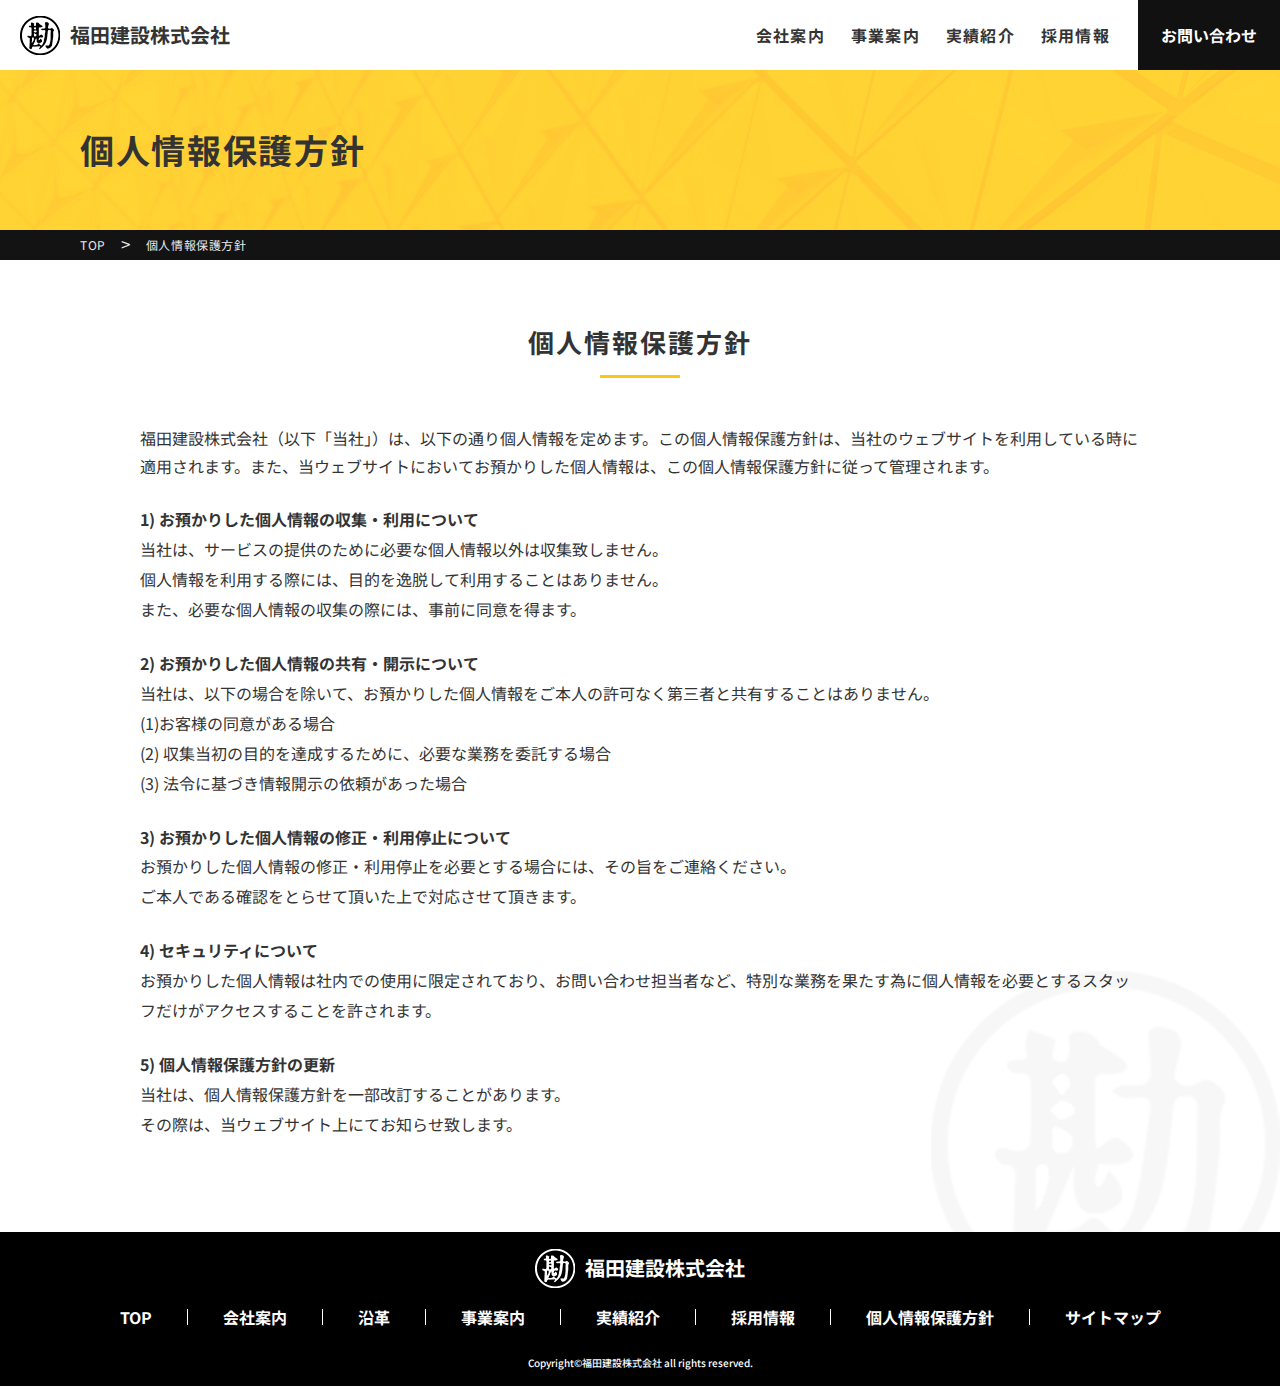
<file: privacypolicy.html>
<!doctype html>
<html lang="ja">

<head>
    <meta charset="UTF-8" />
    <title>個人情報保護方針 | 福田建設株式会社</title>
    <meta name="description" content="ディスクリプション" />
    <meta name="format-detection" content="telephone=no">
    <meta name="viewport" content="width=device-width,initial-scale=1.0,minimum-scale=1.0,maximum-scale=1.0,user-scalable=no">
    <link rel="stylesheet" href="./css/common.css" media="all" />
    <!--プラグインのCSSはここに入れる-->
    <link rel="stylesheet" href="./css/style.css" media="all" />
</head>

<body>
    <div class="container" id="contents">
        <!--TOPページIDはindex、下層ページはcontents-->
        <header id="header" class="header">
            <div class="hd_content">
                <div class="header_wrapper">
                    <h1 class="logo">
                        <a href="./">
                            <img src="./img/common/logo_header.png" alt="福田建設株式会社">
                            <span class="name_ja">福田建設株式会社</span>
                        </a>
                    </h1>
                    <div class="btn_toggle">
                        <div class="toggle">
                            <div class="one"></div>
                            <div class="two"></div>
                            <div class="three"></div>
                        </div>
                        <!--End btn toggle-->
                    </div>
                    <div class="wrapper_gNav">
                        <nav>
                            <ul class="list">
                                <li class="item"><a href="./company.html"><span>会社案内</span></a></li>
                                <li class="item"><a href="./business.html"><span>事業案内</span></a></li>
                                <li class="item"><a href="./results.html"><span>実績紹介</span></a></li>
                                <li class="item"><a href="./recruit.html"><span>採用情報</span></a></li>
                                <li class="mail_contact">
                                    <a href="./contact.html">
                                        <span>お問い合わせ</span>
                                    </a>
                                </li>
                            </ul>
                        </nav>
                    </div>
                </div>
            </div>
            <!--/header-->
        </header>
        <div class="main">
            <div class="page_title">
                <div class="inner">
                    <h3>個人情報保護方針</h3>
                <!--/page_title-->
                </div>
            </div>
            <div class="breadcrumb" id="privacy">
                <div class="inner">
                    <ul>
                        <li><a href="./">TOP</a></li>
                        <li>個人情報保護方針</li>
                    </ul>
                 </div>
                <!--End breadcrumb-->
            </div>
            <section class="privacypolicy_sec">
                <div class="inner">
                    <div class="inner_in">
                        <h3 class="ttl_sec">個人情報保護方針</h3>
                        <div class="content">
                            <p class="decs01">福田建設株式会社（以下「当社」）は、以下の通り個人情報を定めます。この個人情報保護方針は、当社のウェブサイトを利用している時に適用されます。また、当ウェブサイトにおいてお預かりした個人情報は、この個人情報保護方針に従って管理されます。</p>
                            <h4 class="first">1) お預かりした個人情報の収集・利用について</h4>
                            <p class="decs02">当社は、サービスの提供のために必要な個人情報以外は収集致しません。<br> 個人情報を利用する際には、目的を逸脱して利用することはありません。<br> また、必要な個人情報の収集の際には、事前に同意を得ます。</p>
                            <h4>2) お預かりした個人情報の共有・開示について</h4>
                            <p class="decs02">当社は、以下の場合を除いて、お預かりした個人情報をご本人の許可なく第三者と共有することはありません。</p>
                            <ul>
                                <li>(1)お客様の同意がある場合</li>
                                <li>(2) 収集当初の目的を達成するために、必要な業務を委託する場合</li>
                                <li>(3) 法令に基づき情報開示の依頼があった場合</li>
                            </ul>
                            <h4>3) お預かりした個人情報の修正・利用停止について</h4>
                            <p class="decs02">お預かりした個人情報の修正・利用停止を必要とする場合には、その旨をご連絡ください。 <br> ご本人である確認をとらせて頂いた上で対応させて頂きます。</p>
                            <h4>4) セキュリティについて</h4>
                            <p class="decs02">お預かりした個人情報は社内での使用に限定されており、お問い合わせ担当者など、特別な業務を果たす為に個人情報を必要とするスタッフだけがアクセスすることを許されます。</p>
                            <h4>5) 個人情報保護方針の更新</h4>
                            <p class="decs02">当社は、個人情報保護方針を一部改訂することがあります。<br> その際は、当ウェブサイト上にてお知らせ致します。</p>
                        </div>
                    </div>
                </div>
            </section>
            <!--/main-->
        </div>
		<footer class="footer">
			<div class="inner">
                <h1 class="logo">
                    <a href="./">
                        <img src="img/common/logo_footer.png" alt="福田建設株式会社" />
                        <span class="name_ja">福田建設株式会社</span>
                    </a>
                </h1>
				<!--End logo-->
				<ul class="footer_list">
                    <li class="item"><a href="./">TOP</a></li>
                    <li class="item"><a href="./company.html">会社案内</a></li>
                    <li class="item"><a href="./history.html">沿革</a></li>
					<li class="item"><a href="./business.html">事業案内</a></li>
					<li class="item"><a href="./results.html">実績紹介</a></li>
					<li class="item"><a href="./recruit.html">採用情報</a></li>
                    <li class="item"><a href="./privacypolicy.html">個人情報保護方針</a></li>
                    <li class="item"><a href="./sitemap.html">サイトマップ</a></li>
				</ul>
				<!--End footer link-->
			</div>
			<div class="copyright">Copyright&copy;福田建設株式会社 all rights reserved.</div>
		</footer>
        <!--/container-->
    </div>
    <script src="https://ajax.googleapis.com/ajax/libs/jquery/2.2.4/jquery.min.js"></script>
    <!--プラグインのJSはここに入れる-->
    <script src="./lib/jquery.validate.min.js"></script>
    <script src="./js/script.js"></script>
</body>

</html>
</file>
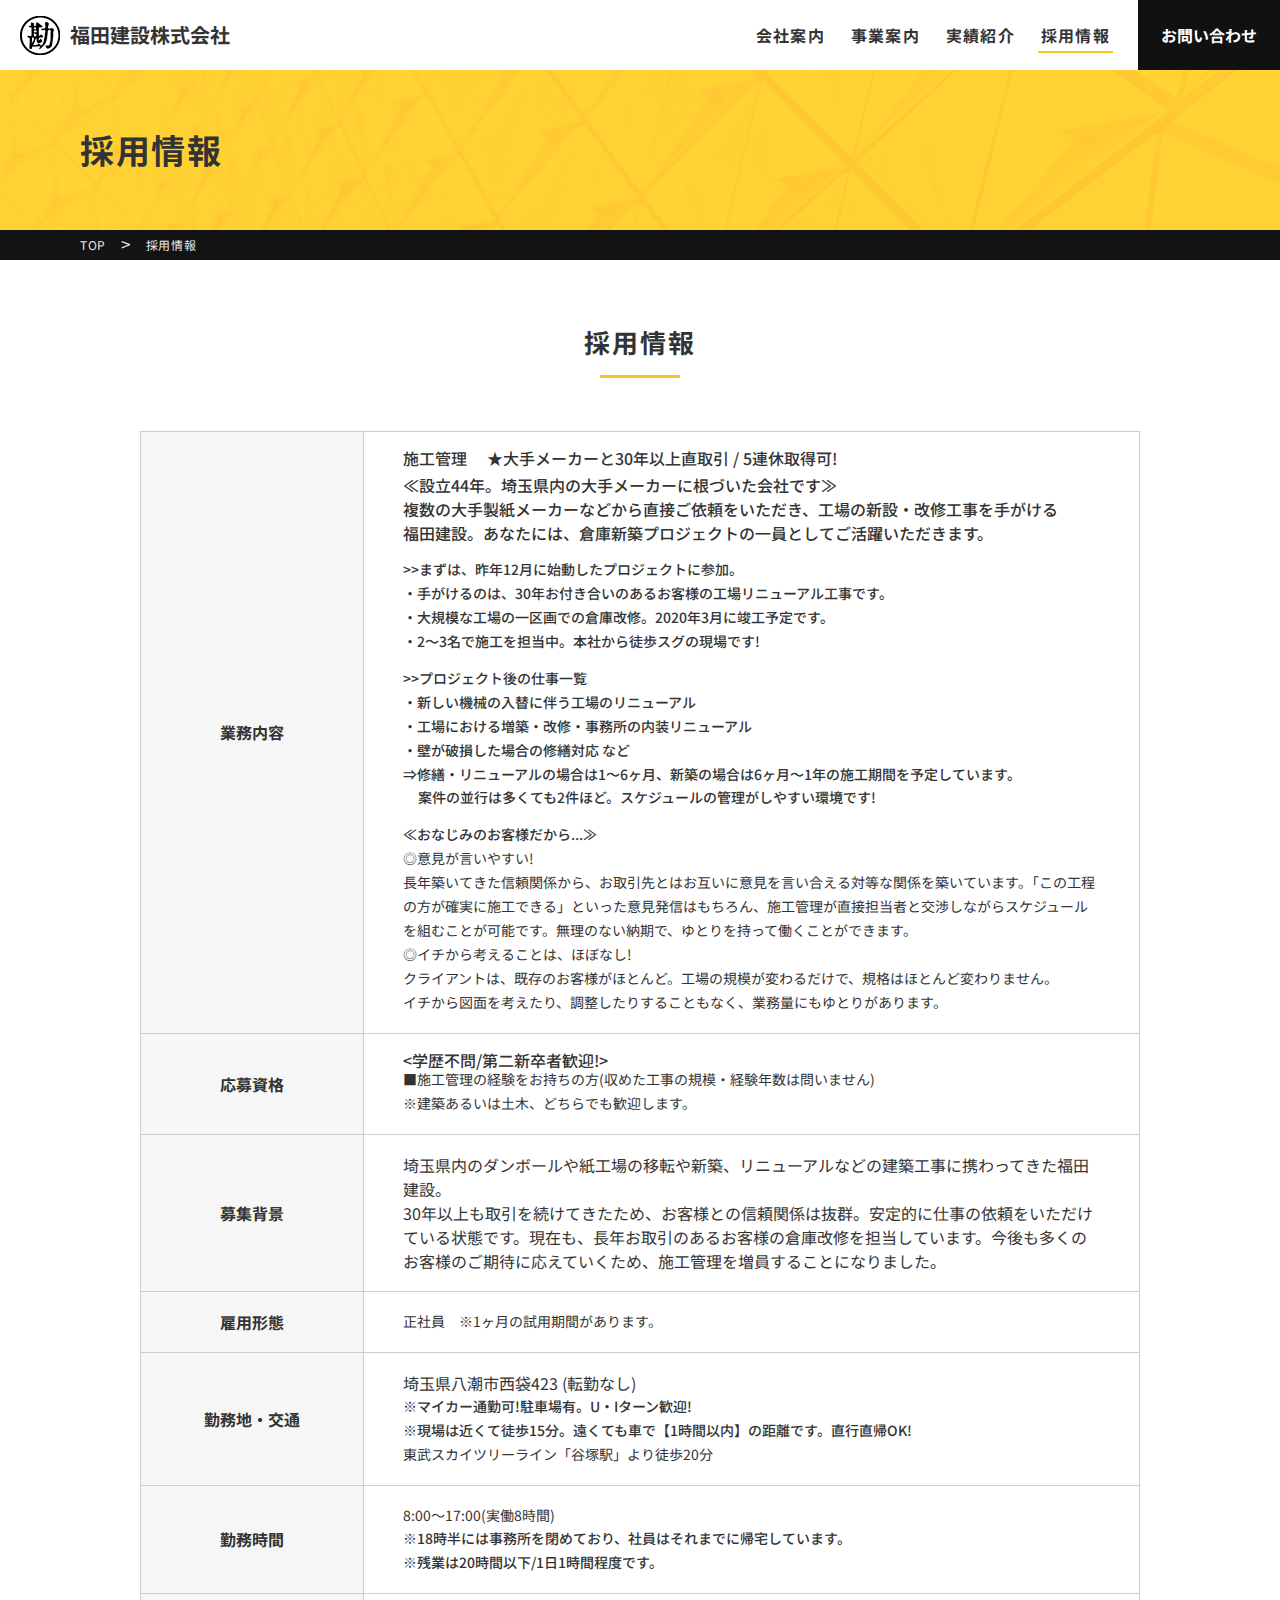
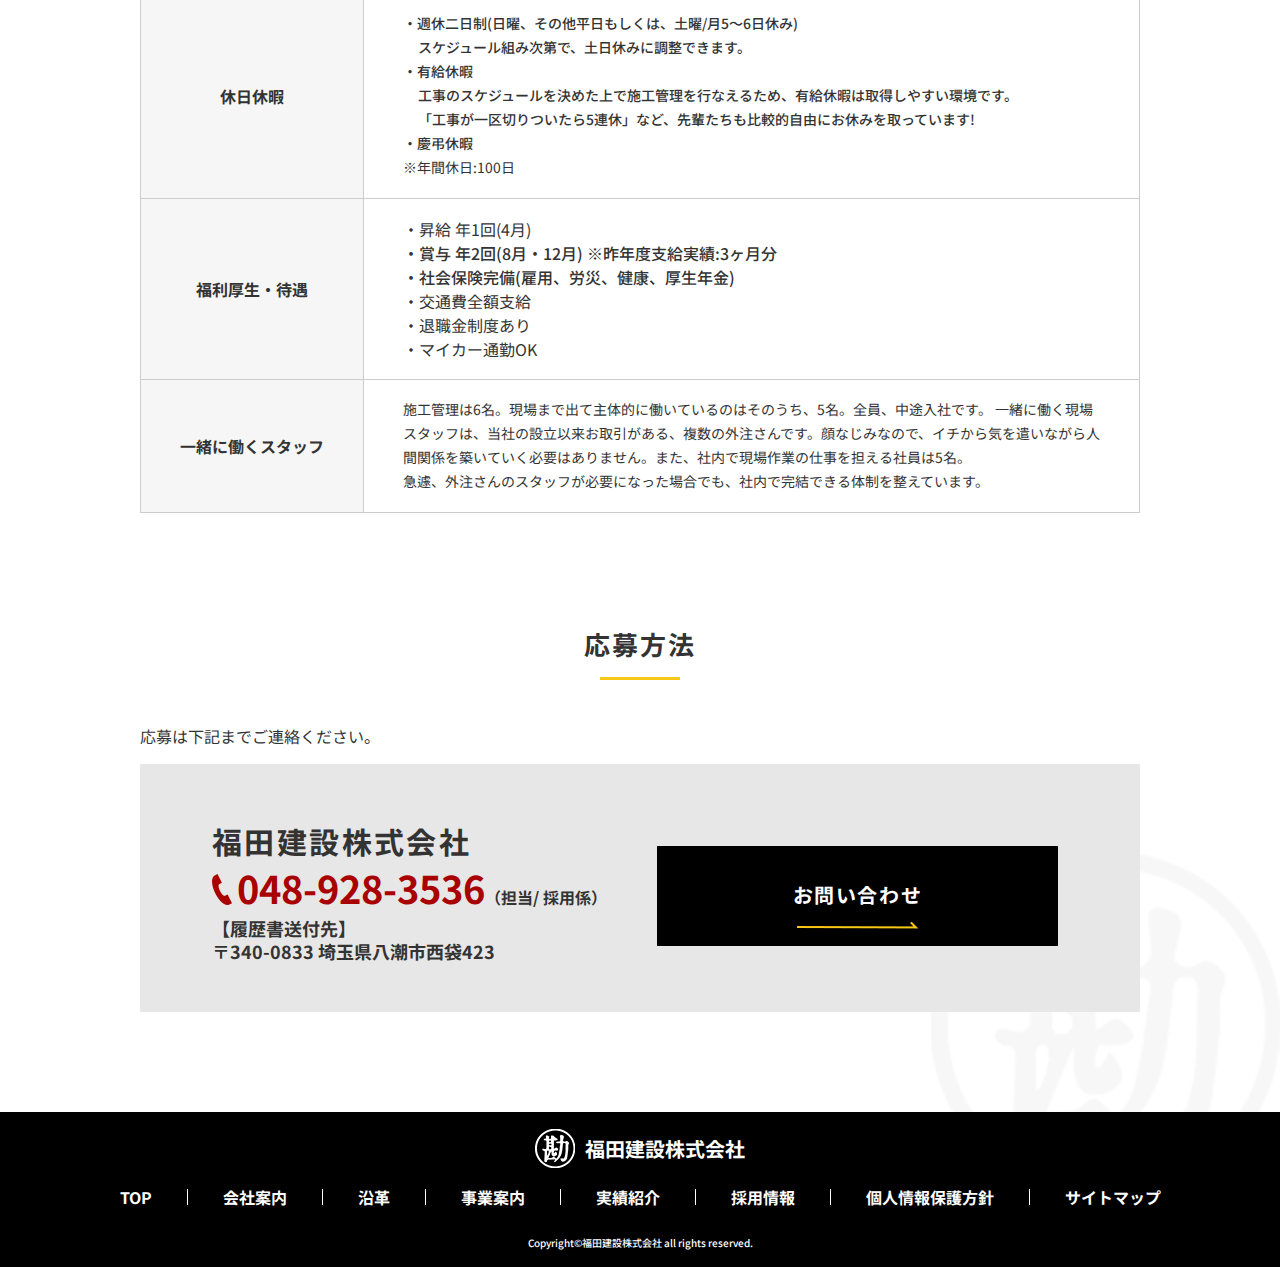
<file: recruit.html>
<!doctype html>
<html lang="ja">

<head>
    <meta charset="UTF-8" />
    <title>採用情報 | 福田建設株式会社</title>
    <meta name="description" content="" />
    <meta name="format-detection" content="telephone=no">
    <meta name="viewport" content="width=device-width,initial-scale=1.0,minimum-scale=1.0,maximum-scale=1.0,user-scalable=no">
    <link rel="stylesheet" href="./css/common.css" media="all" />
    <!--プラグインのCSSはここに入れる-->
    <link rel="stylesheet" href="./css/style.css" media="all" />
</head>

<body>
    <div class="container" id="contents">
        <header id="header" class="header">
            <div class="hd_content">
                <div class="header_wrapper">
                    <h1 class="logo">
                        <a href="./">
                            <img src="./img/common/logo_header.png" alt="福田建設株式会社">
                            <span class="name_ja">福田建設株式会社</span>
                        </a>
                    </h1>
                    <div class="btn_toggle">
                        <div class="toggle">
                            <div class="one"></div>
                            <div class="two"></div>
                            <div class="three"></div>
                        </div>
                        <!--End btn toggle-->
                    </div>
                    <div class="wrapper_gNav">
                        <nav>
                            <ul class="list">
                                <li class="item"><a href="./company.html"><span>会社案内</span></a></li>
                                <li class="item"><a href="./business.html"><span>事業案内</span></a></li>
                                <li class="item"><a href="./results.html"><span>実績紹介</span></a></li>
                                <li class="item current"><a href="./recruit.html"><span>採用情報</span></a></li>
                                <li class="mail_contact">
                                    <a href="./contact.html">
                                        <span>お問い合わせ</span>
                                    </a>
                                </li>
                            </ul>
                        </nav>
                    </div>
                </div>
            </div>
            <!--/header-->
        </header>
        <div class="main">
            
            <div class="page_title">
                <div class="inner">
                    <h3>採用情報</h3>
                <!--/page_title-->
                </div>
            </div>
            <div class="breadcrumb">
                <div class="inner">
                    <ul>
                        <li><a href="./">TOP</a></li>
                        <li>採用情報</li>
                    </ul>
                 </div>
                <!--End breadcrumb-->
            </div>
            <section class="recruit_sec01">
                <div class="inner">
                    <div class="inner_in">
                        <h3 class="ttl_sec">採用情報</h3>
                        <table class="recruit_table">
                            <tbody>
                                <tr>
                                    <th>業務内容</th>
                                    <td>
                                        <span class="ttl_table">施工管理　 ★大手メーカーと30年以上直取引 / 5連休取得可!</span>
                                        <span class="ttl_table01 first_list">≪設立44年。埼玉県内の大手メーカーに根づいた会社です≫<br>
                                        複数の大手製紙メーカーなどから直接ご依頼をいただき、工場の新設・改修工事を手がける<br>
                                        福田建設。あなたには、倉庫新築プロジェクトの一員としてご活躍いただきます。
                                        </span>
                                        <span class="ttl_table02">>>まずは、昨年12月に始動したプロジェクトに参加。</span> 
                                        <span class="content">
                                        <span class="text_edit">・手がけるのは、30年お付き合いのあるお客様の工場リニューアル工事です。</span>
                                        <span class="text_edit">・大規模な工場の一区画での倉庫改修。2020年3月に竣工予定です。</span>  
                                        <span class="text_edit">・2〜3名で施工を担当中。本社から徒歩スグの現場です!</span> 
                                        </span>                                
                                        <span class="ttl_table02">>>プロジェクト後の仕事一覧  </span>
                                        <span  class="content">
                                            <span class="text_edit">・新しい機械の入替に伴う工場のリニューアル</span>
                                            <span class="text_edit">・工場における増築・改修・事務所の内装リニューアル</span>
                                        <span class="text_edit">・壁が破損した場合の修繕対応 など</span>
                                        <span class="text_edit"> ⇒修繕・リニューアルの場合は1〜6ヶ月、新築の場合は6ヶ月〜1年の施工期間を予定しています。</span> 
                                        <span class="child_list space_15">案件の並行は多くても2件ほど。スケジュールの管理がしやすい環境です!</span>
                                        </span>
                                        <span class="ttl_table02"> ≪おなじみのお客様だから...≫</span>
                                        <span  class="content">
                                        ◎意見が言いやすい!<br>
                                        ⻑年築いてきた信頼関係から、お取引先とはお互いに意見を言い合える対等な関係を築いています。「この工程の方が確実に施工できる」といった意見発信はもちろん、施工管理が直接担当者と交渉しながらスケジュールを組むことが可能です。無理のない納期で、ゆとりを持って働くことができます。<br>
                                        ◎イチから考えることは、ほぼなし!<br>
                                        クライアントは、既存のお客様がほとんど。工場の規模が変わるだけで、規格はほとんど変わりません。<br>
                                        イチから図面を考えたり、調整したりすることもなく、業務量にもゆとりがあります。
                                        </span>
                                    </td>
                                </tr>
                                <tr>
                                    <th>応募資格</th>
                                    <td>
                                        <span class="ttl_table"><学歴不問/第二新卒者歓迎!></span>
                                        <span class="content"> ■施工管理の経験をお持ちの方(収めた工事の規模・経験年数は問いません)<br>
                                            ※建築あるいは土木、どちらでも歓迎します。</span>
                                    </td>
                                </tr>
                                <tr>
                                    <th>募集背景</th>
                                    <td>
                                        <span class="content_re">埼玉県内のダンボールや紙工場の移転や新築、リニューアルなどの建築工事に携わってきた福田建設。<br>
                                            30年以上も取引を続けてきたため、お客様との信頼関係は抜群。安定的に仕事の依頼をいただけている状態です。現在も、⻑年お取引のあるお客様の倉庫改修を担当しています。今後も多くのお客様のご期待に応えていくため、施工管理を増員することになりました。</span>
                                    </td>
                                </tr>
                                <tr>
                                    <th>雇用形態</th>
                                    <td>
                                        <span class="content">正社員　※1ヶ月の試用期間があります。</span>
                                    </td>
                                </tr>
                                <tr>
                                    <th>勤務地・交通</th>
                                    <td>
                                        <span class="content_re">埼玉県八潮市⻄袋423 (転勤なし)</span>
                                        <span class="content">
                                            <span class="text_edit">※マイカー通勤可!駐車場有。U・Iターン歓迎!</span>
                                            <span class="text_edit"> ※現場は近くて徒歩15分。遠くても車で【1時間以内】の距離です。直行直帰OK!</span>
                                            東武スカイツリーライン「谷塚駅」より徒歩20分</span>
                                    </td>
                                </tr>
                                <tr>
                                    <th>勤務時間</th>
                                    <td>
                                        <span class="content">8:00〜17:00(実働8時間)
                                            <span class="text_edit">※18時半には事務所を閉めており、社員はそれまでに帰宅しています。</span>
                                        <span> ※残業は20時間以下/1日1時間程度です。</span>
                                        </span>
                                    </td>
                                </tr>
                                <tr>
                                    <th>休日休暇</th>
                                    <td>
                                        <span class="content">
                                            <span class="text_edit">・週休二日制(日曜、その他平日もしくは、土曜/月5〜6日休み)</span>
                                            <span class="child_list space_15">スケジュール組み次第で、土日休みに調整できます。</span>
                                            <span class="text_edit">・有給休暇</span>
                                            <span class="child_list space_15">工事のスケジュールを決めた上で施工管理を行なえるため、有給休暇は取得しやすい環境です。</span>
                                            <span class="child_list space_15">「工事が一区切りついたら5連休」など、先輩たちも比較的自由にお休みを取っています!</span>
                                            <span class="text_edit">・慶弔休暇</span>
                                            ※年間休日:100日
                                        </span>
                                    </td>
                                </tr>
                                <tr>
                                    <th>福利厚生・待遇</th>
                                    <td>
                                        <span class="content_re">・昇給 年1回(4月)<br>
                                            <span class="text_edit">・賞与 年2回(8月・12月) ※昨年度支給実績:3ヶ月分</span>
                                            <span class="text_edit">・社会保険完備(雇用、労災、健康、厚生年金)</span>
                                            ・交通費全額支給<br>
                                            ・退職金制度あり<br>
                                            ・マイカー通勤OK
                                        </span>
                                    </td>
                                </tr>
                                <tr>
                                    <th>一緒に働くスタッフ</th>
                                    <td>
                                        <span class="content">施工管理は6名。現場まで出て主体的に働いているのはそのうち、5名。全員、中途入社です。
                                            一緒に働く現場スタッフは、当社の設立以来お取引がある、複数の外注さんです。顔なじみなので、イチから気を遣いながら人間関係を築いていく必要はありません。また、社内で現場作業の仕事を担える社員は5名。<br>
                                            急遽、外注さんのスタッフが必要になった場合でも、社内で完結できる体制を整えています。</span>
                                    </td>
                                </tr>
                            </tbody>
                        </table>
                    </div>
                </div>
            </section>

            <section class="recruit_sec02">
                <div class="inner">
                    <div class="inner_in">
                        <h3 class="ttl_sec">応募方法</h3>
                        <p class="desc">応募は下記までご連絡ください。</p>
                        <div class="box_infor">
                            <div class="left_content">
                                <h4>福田建設株式会社</h4>
                                <p><a href="tel:+048-928-3536" class="phone"><span>048-928-3536</span></a><span class="sub_desc">（担当/ 採用係）</span></p>
                                <p class="address ">【履歴書送付先】 <br>
                                    〒340-0833 埼玉県八潮市⻄袋423</p>
                            </div>
                            <div class="right_content">
                                <div class="submit btn">
                                <a href="./contact.html" class="confirmation">お問い合わせ</a>
                                </div>
                            </div>
                        </div>
                    </div>
                <div>    

            </section>
            <!--/main-->
            <footer class="footer">
                <div class="inner">
                    <h1 class="logo">
                        <a href="./">
                            <img src="img/common/logo_footer.png" alt="福田建設株式会社" />
                            <span class="name_ja">福田建設株式会社</span>
                        </a>
                    </h1>
                    <!--End logo-->
                    <ul class="footer_list">
                        <li class="item"><a href="./">TOP</a></li>
                        <li class="item"><a href="./company.html">会社案内</a></li>
                        <li class="item"><a href="./history.html">沿革</a></li>
                        <li class="item"><a href="./business.html">事業案内</a></li>
                        <li class="item"><a href="./results.html">実績紹介</a></li>
                        <li class="item"><a href="./recruit.html">採用情報</a></li>
                        <li class="item"><a href="./privacypolicy.html">個人情報保護方針</a></li>
                        <li class="item"><a href="./sitemap.html">サイトマップ</a></li>
                    </ul>
                    <!--End footer link-->
                </div>
                <div class="copyright">Copyright&copy;福田建設株式会社 all rights reserved.</div>
            </footer>
        </div>
        <!--/container-->

    </div>
    <script src="https://ajax.googleapis.com/ajax/libs/jquery/2.2.4/jquery.min.js"></script>
    <!--プラグインのJSはここに入れる-->
    <script src="./lib/jquery.validate.min.js"></script>
    <script src="./js/script.js"></script>
</body>

</html>
</file>
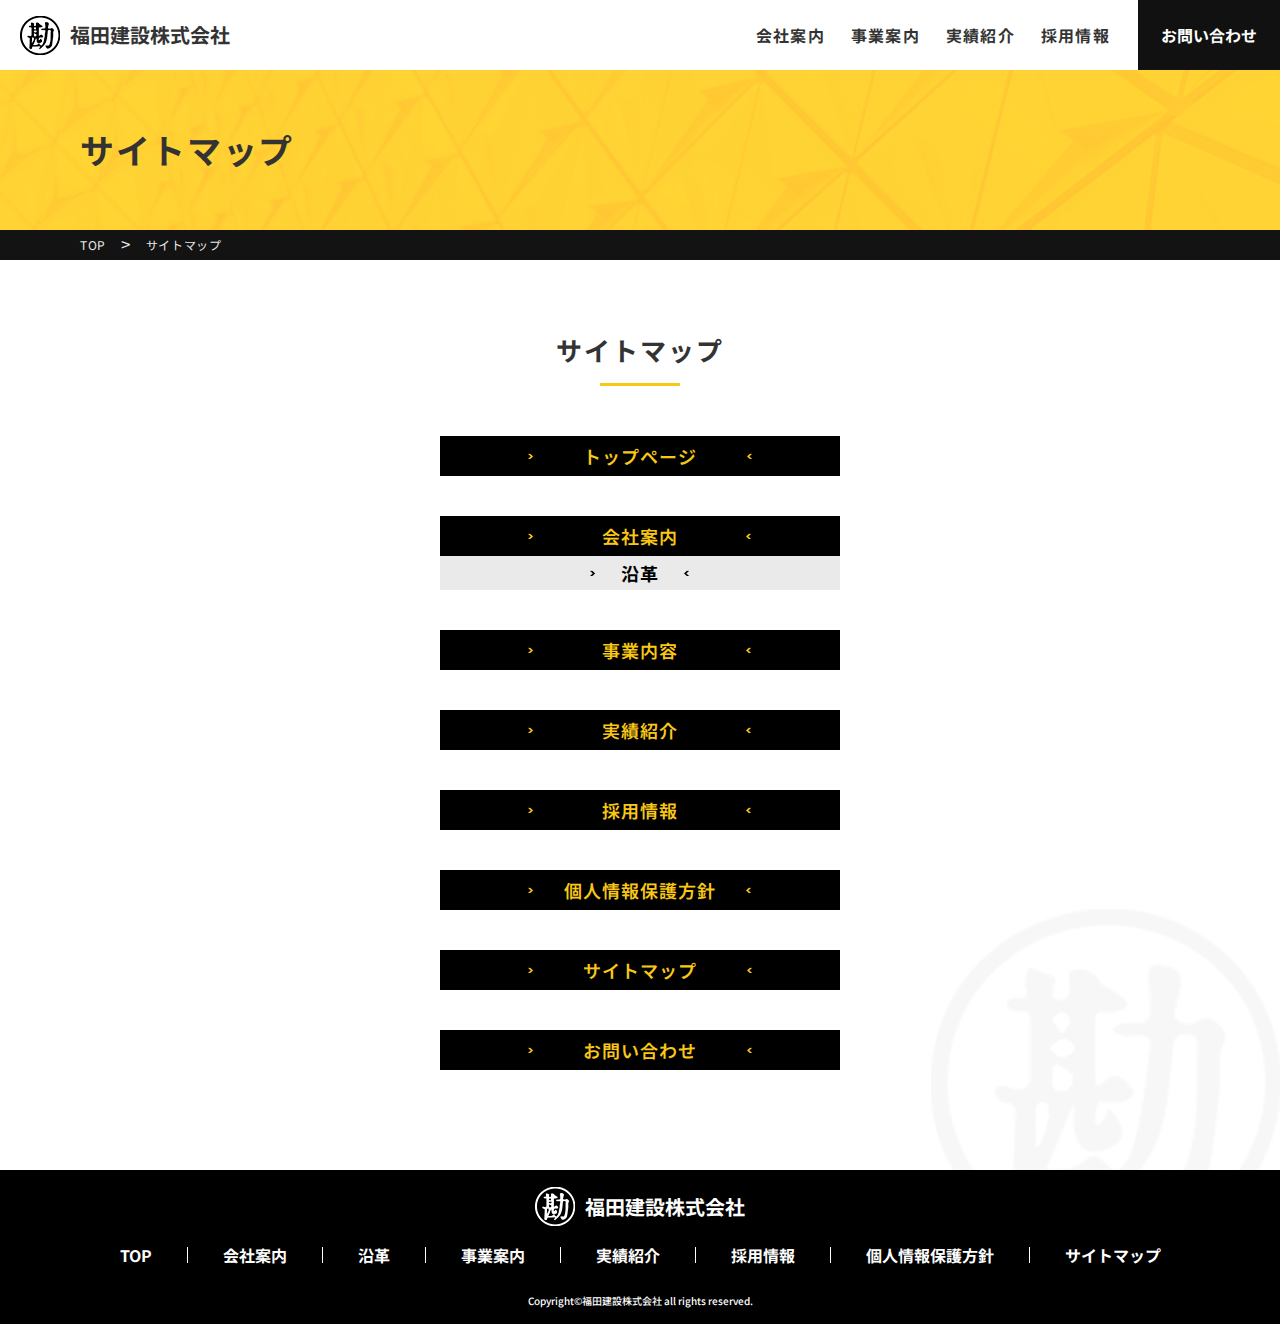
<file: sitemap.html>
<!doctype html>
<html lang="ja">

<head>
    <meta charset="UTF-8" />
    <title>サイトマップ | 福田建設株式会社</title>
    <meta name="description" content="ディスクリプション" />
    <meta name="format-detection" content="telephone=no">
    <meta name="viewport" content="width=device-width,initial-scale=1.0,minimum-scale=1.0,maximum-scale=1.0,user-scalable=no">
    <link rel="stylesheet" href="./css/common.css" media="all" />
    <!--プラグインのCSSはここに入れる-->
    <link rel="stylesheet" href="./css/style.css" media="all" />
</head>

<body>
    <div class="container" id="contents">
        <!--TOPページIDはindex、下層ページはcontents-->
        <header id="header" class="header">
            <div class="hd_content">
                <div class="header_wrapper">
                    <h1 class="logo">
                        <a href="./">
                            <img src="./img/common/logo_header.png" alt="福田建設株式会社">
                            <span class="name_ja">福田建設株式会社</span>
                        </a>
                    </h1>
                    <div class="btn_toggle">
                        <div class="toggle">
                            <div class="one"></div>
                            <div class="two"></div>
                            <div class="three"></div>
                        </div>
                        <!--End btn toggle-->
                    </div>
                    <div class="wrapper_gNav">
                        <nav>
                            <ul class="list">
                                <li class="item"><a href="./company.html"><span>会社案内</span></a></li>
                                <li class="item"><a href="./business.html"><span>事業案内</span></a></li>
                                <li class="item"><a href="./results.html"><span>実績紹介</span></a></li>
                                <li class="item"><a href="./recruit.html"><span>採用情報</span></a></li>
                                <li class="mail_contact">
                                    <a href="./contact.html">
                                        <span>お問い合わせ</span>
                                    </a>
                                </li>
                            </ul>
                        </nav>
                    </div>
                </div>
            </div>
            <!--/header-->
        </header>
        <div class="main">
            <div class="page_title">
                <div class="inner">
                    <h3>サイトマップ</h3>
                <!--/page_title-->
                </div>
            </div>
            <div class="breadcrumb">
                <div class="inner">
                    <ul>
                        <li><a href="./">TOP</a></li>
                        <li>サイトマップ</li>
                    </ul>
                 </div>
                <!--End breadcrumb-->
            </div>
            <section class="sitemap_sec01">
                <div class="inner">
                    <h3 class="ttl_sec">サイトマップ</h3>
                    <ul class="sitemap_list">
                        <li class="sitemap_item">
                            <a href="./">
                                <span class="item_link"><span>トップページ</span></span>
                            </a>
                        </li>
                        <li class="sitemap_item item_01">
                            <a href="./company.html">
                                <span class="item_link"><span>会社案内</span></span>
                            </a>
                        </li>
                        <ul class="sub_item">
                            <li>
                                <a href="./history.html">
                                    <span class="sub_item_link"><span>沿革</span></a></span>
                            </li>
                        </ul>
                        <li class="sitemap_item">
                            <a href="./business.html">
                                <span class="item_link"><span>事業内容</span></span>
                            </a>
                        </li>
                        <li class="sitemap_item">
                            <a href="./results.html">
                                <span class="item_link"><span>実績紹介</span></span>
                            </a>
                        </li>
                        <li class="sitemap_item">
                            <a href="./recruit.html">
                                <span class="item_link"><span>採用情報</span></span>
                            </a>
                        </li>
                        <li class="sitemap_item">
                            <a href="./privacypolicy.html">
                                <span class="item_link"><span>個人情報保護方針</span></span>
                            </a>
                        </li>
                        <li class="sitemap_item">
                            <a href="./sitemap.html">
                                <span class="item_link"><span>サイトマップ</span></span>
                            </a>
                        </li>
                        <li class="sitemap_item">
                            <a href="./contact.html">
                                <span class="item_link"><span>お問い合わせ</span></span>
                            </a>
                        </li>
                    </ul>
                </div>
            </section>
            <!--/main-->
        </div>
		<footer class="footer">
			<div class="inner">
                <h1 class="logo">
                    <a href="./">
                        <img src="img/common/logo_footer.png" alt="福田建設株式会社" />
                        <span class="name_ja">福田建設株式会社</span>
                    </a>
                </h1>
				<!--End logo-->
				<ul class="footer_list">
                    <li class="item"><a href="./">TOP</a></li>
                    <li class="item"><a href="./company.html">会社案内</a></li>
                    <li class="item"><a href="./history.html">沿革</a></li>
					<li class="item"><a href="./business.html">事業案内</a></li>
					<li class="item"><a href="./results.html">実績紹介</a></li>
					<li class="item"><a href="./recruit.html">採用情報</a></li>
                    <li class="item"><a href="./privacypolicy.html">個人情報保護方針</a></li>
                    <li class="item"><a href="./sitemap.html">サイトマップ</a></li>
				</ul>
				<!--End footer link-->
			</div>
			<div class="copyright">Copyright&copy;福田建設株式会社 all rights reserved.</div>
		</footer>
        <!--/container-->
    </div>
    <script src="https://ajax.googleapis.com/ajax/libs/jquery/2.2.4/jquery.min.js"></script>
    <!--プラグインのJSはここに入れる-->
    <script src="./lib/jquery.validate.min.js"></script>
    <script src="./js/script.js"></script>
</body>

</html>
</file>
<file: css/common.css>
@charset "UTF-8";

/****************************************************
 * Stylesheet
 ****************************************************/
html, body, div, span, applet, object, iframe,
h1, h2, h3, h4, h5, h6, p, blockquote, pre,
a, abbr, acronym, address, big, cite, code,
del, dfn, em, img, ins, kbd, q, s, samp,
small, strike, strong, sub, sup, tt, var,
b, u, i, center,
dl, dt, dd, ol, ul, li,
fieldset, form, label, legend,
table, caption, tbody, tfoot, thead, tr, th, td,
article, aside, canvas, details, embed, 
figure, figcaption, footer, header, hgroup, 
menu, nav, output, ruby, section, summary,
time, mark, audio, video {
    margin: 0;
    padding: 0;
    border: 0;
    font-size: 100%;
    font: inherit;
    vertical-align: baseline;
}
/* HTML5 display-role reset for older browsers */
article, aside, details, figcaption, figure, 
footer, header, hgroup, menu, nav, section {
    display: block;
}
body {
    line-height: 1;
}
ol, ul {
    list-style: none;
}
blockquote, q {
    quotes: none;
}
blockquote:before, blockquote:after,
q:before, q:after {
    content: '';
    content: none;
}
table {
    border-collapse: collapse;
    border-spacing: 0;
}
*, *::before, 
*::after {
    box-sizing: border-box;
}
img {
    max-width: 100%;
}
/*text*/
.text_center {
    text-align: center;
}
.text_uppercase {
    text-transform: uppercase;
}
/* font-weight*/
.font_weight_bold {
    font-weight: bold;
}
/*color*/
.color_red {
    color: #f22522;
}
/*size*/
.font_size_24 {
    font-size: 2.4rem;
}

@media only screen and (max-width:768px) {
    .font_size_24 {
        font-size: 2rem;
    }
}
</file>
<file: css/style.css>
@charset "UTF-8";
@import url("https://fonts.googleapis.com/css2?family=Noto+Sans+JP:wght@400;500;700;900&display=swap");

/****************************************************
* Stylesheet
* 1.general
* 2.layout
* 3.template
* 4.content
* 5.Smartphone
* ※The breakpoint is 768 pixel, so please change it according to the site
****************************************************/


/****************************************************

/****************************************************
* 1.GENERAL
****************************************************/

html {
	font-size: 10px;
	font-family: "Noto Sans JP";
	margin: 0;
	padding: 0;
}

body {
	font-size: 1.6rem;
	margin: 0;
	padding: 0;
	color: #333333;
	position: relative;
}
body::after {
	content: '';
	background-image: url(../img/common/bg_logo.png);
	background-position: center;
	background-size: cover;
	height: 349px;
	width: 349px;
	display: block;
	position: absolute;
	bottom: 66px;
	right: 11%;
	z-index: -1;
}
.container {
	min-width: 1120px;
}
a {
	transition: all 0.3s;
	text-decoration: none;
}
a:hover {
	opacity: 0.7;
	cursor: pointer;
}
.is_pc {
	display: block;
}
.is_sp {
	display: none;
}
.fw_bold {
	font-weight: bold;
}


/****************************************************
* 1.GENERAL
****************************************************/
.inner {
	width: 96%;
	max-width: 1120px;
	margin: 0 auto;
	
}
.inner_in {
	max-width: 1000px;
	margin: auto;
}
/* header */

.header {
	position: fixed;
	top: 0;
	left: 0;
	width: 100%;
	height: 70px;
	margin: 0 auto;
	z-index: 3;
	background-color: #ffffff;
}
.hd_content {
	width: 100%;
	height: 70px;
	min-width: 1120px;
	max-width: 1600px;
	margin: auto;
}
.index {
	min-width: 100%;
}
.index .hd_content {
	min-width: auto;
}
.header.activer .hd_content{
	background: #ffffff;
}
.header.activer .wrapper_wrapper_wrapper_gNav nav ul .mail_contact {
	height: 71px;
}
.wrapper_wrapper_wrapper_wrapper_wrapper_gNav nav ul li a {
	color: #ffffff;
}

.header_wrapper {
	display: flex;
	flex-direction: row;
	justify-content: space-between;
	max-width: 1920px;
	margin: 0 auto;
}
#contents .header_wrapper {
	max-width: 1450px;
}
.header_wrapper .logo {
	display: flex;
	margin-left: 144px;
}
#contents .header_wrapper .logo {
	margin-left: 0;
}
.logo a {
	display: flex;
	align-items: center;
	color: #333333;
}
.logo .name_ja {
	display: block;
	font-weight: bold;
	font-style: normal;
	font-size: 2rem;
	text-align: left;
	margin-left: 10px;
}
.wrapper_gNav nav .list {
	display: flex;
	flex-direction: row;
} 

.wrapper_gNav nav .list .item {
	display: flex;
	align-items: center;
}

.wrapper_gNav nav .list .item a {
	
	color: #333333;
}
.wrapper_gNav nav .list .item a span {
	display: block;
	font-weight: bold;
	line-height: 1;
	letter-spacing: 1.26px;
	text-align: left;
	padding: 0 13px;
	position: relative;
	text-align: center;
}
.current a span::after {
    content: "";
    background-color: #f9c816;
    width: 75px;
    height: 2px;
    display: block;
    margin: 0 auto;
    margin-top: 8px;
	position: absolute;
	left: 0;
	right: 0;
}
.wrapper_gNav nav .list .mail_contact {
	width: 142px;
	height: 70px;
	justify-content: center;
	margin-left: 15px;
}

.wrapper_gNav nav .list .mail_contact a {
	text-align: center;
	display: flex;
	align-items: center;
	justify-content: center;
	height: 100%;
	width: 100%;
	background-color: #111111;
    
}

.wrapper_gNav nav .list .mail_contact a span {
	display: block;
	font-weight: bold;
	color: #ffffff;
}

.btn_toggle {
	display: none;
}

.btn_toggle .toggle {
	width: 32px;
	cursor: pointer;
}

.btn_toggle .toggle.open .one {
	transform: rotate(45deg) translate(6px, 7px);
}

.btn_toggle .toggle.open .two {
	opacity: 0;
}

.btn_toggle .toggle.open .three {
	transform: rotate(-45deg) translate(6px, -7px);
}

.btn_toggle .one,
.btn_toggle .two,
.btn_toggle .three {
	width: 100%;
	height: 3px;
	background: #0190b2;
	margin: 6px auto;
	backface-visibility: hidden;
	transition-duration: 0.5s;
}





/* Footer */
.footer {
	min-width: 1120px;
	width: 100%;
	margin: 0 auto;
	background-color: #000000;
	text-align: center;
	padding-top: 17px;
}
.index .footer {
	min-width: 100%;
}
.index .footer .footer_list {
	flex-wrap: wrap;
	margin-top: 0;
}
.index .footer_list .item {
	margin-top: 21px;
}
.footer .logo {
	display: flex;
	justify-content: center;
}
.footer .logo .name_ja {
	color: #ffffff;
}
.footer .footer_list {
	display: flex;
	justify-content: center;
	align-items: center;
	margin: 21px 0 12px;
}

.footer .footer_list .item {
	padding: 0 35px;
	border-right: 1px solid #ffffff;
}

.footer .footer_list .item:last-child {
	border-right: none;
}
.footer .footer_list a {
	font-weight: bold;
	text-align: left;
	color: #ffffff;
}

.footer .copyright {
	font-size: 1rem;
	font-weight: 500;
	line-height: 2.33;
	text-align: center;
	color: #ffffff;
	padding: 14px 0 12px;
}
/****************************************************
* 2.LAYOUT
****************************************************/
.ttl_sec {
	font-size: 2.6rem;
	font-weight: bold;
	letter-spacing: 2px;
	line-height: 1.5;
	position: relative;
	text-align: center;
}
.ttl_sec::after{
	content: "";
	background-color:#f9c816;
	width: 80px;
	height: 3px;
    display: block;
    margin: 0 auto;
    margin-top: 14px;
}
.page_title{
	background-image: url('../img/common/bg_banner.png');
	background-size: cover;
	background-repeat: no-repeat;
	height: 160px;
}
  
.page_title h3 {
	font-size: 3.4rem;
	font-weight: bold;
	line-height: 2.79;
	letter-spacing: 1.7px;
	text-align: left;
	padding-top: 33px;
}
.breadcrumb {
	background-color: #131313;
}
.breadcrumb ul {
	display: block;
}
.breadcrumb ul li {
	font-size: 1.2rem;
	line-height: 1.75;
	letter-spacing: 0.6px;
	text-align: left;
	color: #e9e9e9;
	display: inline-block;
	position: relative;
	padding: 4px 36px 5px 0px;
}
.breadcrumb ul li a{
	color: inherit;
}
.breadcrumb ul li:not(:last-child)::after{
	content: ">";
	position: absolute;
	padding-left: 15px;
	font-size: 1.7rem;
    top: -1px;

}
.ttl_sec01 {
	font-size: 2.6rem;
	letter-spacing: 0.05em;
	line-height: 2.65;
}
.ttl_sec01 > span {
	position: relative;
	padding-bottom: 21px;
}
.ttl_sec01 > span::after {
	content: '';
	display: inline-block;
	background-image: url(../img/common/linebt_ttl_sec.png);
	background-position: center;
	background-repeat: no-repeat;
	width: 100%;
	height: 3px;
	position: absolute;
	bottom: 0;
	left: 0;
	right: 0;
}

.sub_ttl {
	background-color:#f9c816;
	font-size: 2rem;
	font-weight: bold;
	line-height: 1.35;
	text-align: center;
	padding: 7px;
}




/****************************************************
* 3.TEMPLATE
****************************************************/
.main {
    margin-top: 70px;
}

/****************************************************
* 4.CONTENT
****************************************************/
/* TOP*/
.mv {
	background-image: url(../img/top/mv.jpg);
	background-position: center;
	background-size: cover;
	text-align: center;
	padding: 304px 0 310px;
}
.mv .ttl_mv {
	font-size: 3.2rem;
	line-height: 1.5;
	color: #ffffff;
}
.top_sec01 {
	background-image: url(../img/top/bg_top_sec01.jpg);
	background-position: center;
	background-size: cover;
	padding: 84px 0 92px;
}
.ttl_top_sec {
	line-height: 2;
	margin-bottom: 16px;
}
.box_ttl {
	background-color: rgb(255,255,255,0.6);
	width: 250px;
}
.connect_page {
	display: flex;
	align-items: center;
	justify-content: center;
	flex-direction: column;
	background-color: #000000;
	color: #ffffff;
	width: 181px;
	height: 56px;
	position: relative;
	margin: 0 auto;
}
.connect_page .more {
	font-size: 1.8rem;
	margin-bottom: 5px;
}
.top_sec01 .ttl_top_sec {
	margin-bottom: 22px;
}
.top_sec01 .txt {
	line-height: 1.7;
}
.top_sec02 {
	background-image: url(../img/top/bg_top_sec02.jpg);
	background-position: center;
	background-size: cover;
}
.top_sec02 .box_ttl {
	padding: 77px 0 93px;
}
.top_sec02 .wrapper_cnt,
.top_sec05 .wrapper_cnt {
	display: flex;
	justify-content: center;
}
.top_sec03 {
	display: flex;
}
.top_sec03 .wrapper_cnt {
	display: flex;
	justify-content: center;
}
.top_sec03 .wrapper_cnt.left {
	background-image: url(../img/top/bg_top_sec03_l.png);
	width: 50%;
	height: 368px;
}
.top_sec03 .wrapper_cnt.right {
	background-image: url(../img/top/bg_top_sec03_right.jpg);
	width: 50%;
	height: 350px;
}
.top_sec03 .box_ttl {
	padding: 109px 0 120px;
	height: 350px;
}
.top_sec04 {
	background-image: url(../img/top/bg_top_sec04.jpg);
	background-position: center;
	background-repeat: no-repeat;
	background-size: cover;
	margin-top: -18px;
}
.top_sec04 .connect_page {
	width: 350px;
	height: 75px;
	margin-top: 22px;
	display: block;
}
.top_sec04 .connect_page .more {
	font-size: 1.6rem;
	margin-bottom: 11px;
	display: block;
	padding-top: 24px;
}
.top_sec04 .connect_page img {
	padding-bottom: 16px;
}
.top_sec04 .inner {
	display: flex;
	padding: 77px 0 85px;
}
.top_sec04 .wrapper_cnt {
	width: 50%;
}
.top_sec04 .left {
	padding-top: 11px;
}
.top_sec04 .ttl_top_sec {
	margin-bottom: 18px;
}
.top_sec04 .left hr {
	width: 38px;
	height: 2px;
	background-color: #000000;
	border: none;
}
.top_sec04 .left .txt {
	font-size: 1.4rem;
	line-height: 1.93;
	margin-top: 22px;
}
.top_sec04 .right .phone {
	display: flex;
	align-items: center;
	justify-content: center;
	padding-top: 3px;
}
.top_sec04 .right .phone img {
	padding-top: 3px;
	margin-right: 4px;
}
.top_sec04 .right .phone span {
	font-size: 4.2rem;
	color: #000000;
	line-height: 0.64;
}
.top_sec04 .right .time {
	line-height: 1.69;
	display: inline-block;
	margin-top: 6px;
}
.top_sec05 {
	background-image: url(../img/top/bg_top_sec05.jpg);
	background-position: center;
	background-repeat: no-repeat;
}
.top_sec05 .box_ttl {
	padding: 126px 0 138px;
}
.top_sec06 {
	background-image: url(../img/top/bg_top_sec06.jpg);
	background-position: center;
	margin-top: -1px;
}
.top_sec06 .wrapper_cnt {
	padding: 76px 0 140px;
}
.top_sec06 .wrapper_ttl {
	display: flex;
	justify-content: center;
	margin-bottom: 31px;
}
.top_sec06 .ttl_top_sec {
	z-index: 1;
	margin-bottom: 0;
	position: relative;
	display: flex;
	justify-content: center;
}
.top_sec06 .ttl_top_sec::after {
	content: '';
	display: inline-block;
	width: 59px;
	height: 59px;
	background-color: #fce58b;
	border-radius: 50%;
	position: absolute;
	z-index: -1;
	top: -5px;
}
.top_sec06 .top_news {
	display: block;
}
.top_sec06 .item {
	display: flex;
	justify-content: center;
	font-size: 1.4rem;
	line-height: 1.93;
}
.top_sec06 .item .date {
	margin-right: 13px;
}
/* CONTACT*/
.contact_sec01 {
	margin-top: 62px;
}
.contact_sec01 .decs_txt01 {
	letter-spacing: 0.4px;
	position: relative;
	line-height: 2;
	margin-top: 47px;
	margin-bottom: 3px;
	color: #333333;
}

.contact_sec01 .decs_txt02 {
	letter-spacing: 0.4px;
	position: relative;
	line-height: 1.5;
	margin-bottom: 36px;
	color: #333333;
}

.contact_sec01 .decs_txt01 span {
	font-size: 2.4rem;
	letter-spacing: 0.6px;
	color: #f22522;
	position: absolute;
	top: -4px;
}

.contact_sec01 .decs_txt02 a {
	margin-bottom: 3px;
	border-bottom: 1px solid #333333;
	color: #333333;
	padding-bottom: 4px;
}

.table-contact {
	width: 100%;
}

.table-contact tbody tr th {
	width: 28.5%;
	font-weight: bold;
	line-height: 4;
	letter-spacing: normal;
	text-align: center;
	color: #333333;
	border: solid 1px #cccccc;
	background-color: #f7f7f7;
	position: relative;
	vertical-align: top;
}

.table-contact tbody tr th::after {
	content: "";
	background-image: url("../img/common/contact_star.png");
	background-repeat: no-repeat;
	display: inline-block;
	width: 9px;
	height: 9px;
	position: absolute;
	top: 23px;
}

.table-contact tbody tr:nth-child(4) th::after,
.table-contact tbody tr:nth-child(5) th::after,
.table-contact tbody tr:nth-child(7) th::after {
	display: none;
}

.table-contact tbody tr td {
	border: solid 1px #cccccc;
	width: 71.3%;
	vertical-align: middle;
	height: 65px;
	padding: 13px 0 11px;
}

.table-contact tbody tr td input {
	width: 70.1%;
	border: solid 1px #cccccc;
	padding: 0 10px;
	margin-left: 13px;
	height: 40px;
	outline: none;
	font-family: "Noto Sans JP";
	-webkit-appearance: none;
	-moz-appearance: none;
	appearance: none;
}

.table-contact tbody tr td textarea {
	width: 93.56%;
	height: 187px;
	border: solid 1px #cccccc;
	margin: 0 0 0 13px;
	padding: 5px 10px;
	resize: none;
	outline: none;
	font-family: "Noto Sans JP";
}

.table-contact tbody tr:last-child td {
    padding-bottom: 21px;
}

.btn_wrapper {
	margin-bottom: 100px;
	padding: 33px 0px 33px;
	background-color: #f7f7f7;
	border: 1px solid #cccccc;
	border-top: none;
}

.submit {
	width: 420px;
	height: 70px;
	text-align: center;
	display: flex;
	align-items: center;
	position: relative;
	margin: 0 auto;
}

.submit .confirmation {
	font-size: 2rem;
	font-weight: bold;
	line-height: 2px;
	letter-spacing: 1.6px;
	color: #ffffff;
	border: none !important;
	background-color: #000000 !important;
	width: 100%;
	height: 100%;
	cursor: pointer;
	position: relative;
	-webkit-appearance: none;
	-moz-appearance: none;
	appearance: none;
}
.submit::after {
	content: '';
	background-image: url(../img/common/common_arrow.png);
	background-position: center;
	background-repeat: no-repeat;
	width: 100%;
	height: 8px;
	display: inline-block;
	position: absolute;
	bottom: 17%;
}

.submit .confirmation:hover {
	opacity: 0.7;
	transition: 0.3s;
}

.table-contact p .is-error {
	font-size: 1.4rem;
	color: #f23e3c;
	padding-left: 13px;
	line-height: 2;
}
/* PRiVACY*/
.privacypolicy_sec {
	margin-top: 62px;
	margin-bottom: 93px;
}
.privacypolicy_sec .content {
	margin-top: 47px;
}
.privacypolicy_sec .decs01 {
	color: #333333;
	line-height: 1.73;
	margin: 19px 0 26px;
}

.privacypolicy_sec .content h4 {
	line-height: 1.73;
	font-weight: bold;  
	margin-top: 26px;
}

.privacypolicy_sec .content .first {
	margin-top: 0;
}   

.privacypolicy_sec .content .decs02,
.privacypolicy_sec .content ul li {
	line-height: 1.875;
}

/* Recruit */
.recruit_sec01 {
	margin-top: 62px;
}
.recruit_table {
	margin-top: 53px;
}
.recruit_table tr td{
	border: solid 1px #cccccc;
	padding: 18px 39px;
}
.recruit_table tr td span {
	display: block;
	font-weight: 500;
}
.recruit_table tr td .ttl_table01 { 
	padding-top: 7px;
	font-size: 1.6rem;
	line-height: 1.5;
	font-weight: 500;
}
.recruit_sec01 .space_15 {
	margin-left: 15px;
}
/* .recruit_table tr td .first_list {
	padding-top: 8px;
} */
.recruit_table tr td .ttl_table02 {
	padding-top: 13px;
	font-size: 1.4rem;
	line-height: 1.71;
	font-weight: 500;
}
.recruit_table tr td .content {
	font-size: 1.4rem;
	line-height: 1.71;
	font-weight: 400;
}
.recruit_table tr td .content_re {
	font-size: 1.6rem;
	font-weight: 400;
	line-height: 1.5;
}
.recruit_table tr th{
	width: 223px;
	background-color: #f6f6f6;
	border: solid 1px #cccccc;
	font-weight: bold;
	vertical-align: middle;
	font-size: 1.6rem;
	line-height: 1.5;
}
.recruit_sec02 {
	margin: 111px 0 100px;
}

.recruit_sec02 .desc {
	margin: 48px 0 20px;
}
.box_infor {
	background-color: #e8e7e7;
	padding: 64px 82px 48px 72px;
	display: flex;
	flex-direction: row;
	justify-content: space-between;

}
.recruit_sec02 .left_content h4 {
	font-size: 3rem;
	font-weight: bold;
	line-height: 0.93;
	letter-spacing: 2.4px;
	padding-bottom: 22px;
}
.recruit_sec02 .left_content .phone {
	font-size: 3.8rem;
	font-weight: bold;
	line-height: 0.53;
	color: #a90101;
}
.recruit_sec02 .right_content {
	align-self: center;
}
.recruit_sec02 .left_content .phone span { 
	position: relative;
	position: relative;
    padding-left: 25px;
}
.recruit_sec02 .left_content .phone span::before { 
	content: "";
	background-image: url("../img/recruit/icon_phone.png");
	position: absolute;
	width: 20px;
	height: 31px;
	bottom: 10px;
	left: 0;
}
.recruit_sec02 .left_content .address {
	font-size: 1.8rem;
	font-weight: bold;
	line-height: 1.33;
	margin-top: 6px;
}
.recruit_sec02 .left_content .sub_desc {
	font-size: 1.6rem;
  font-weight: bold;
  line-height: 1.75;
  display: inline-block;
}
.recruit_sec02 .btn {
	width: 401px;
    height: 100px;
}
.recruit_sec02 .btn .confirmation {
	padding: 48px 0;
}

/* Company page PC */
.company_sec01 {
	margin: 62px 0 111px;
}
.company_sec01 .ctn {
	display: flex;
	flex-direction: row;
	justify-content: space-between;
	margin-top: 45px;

}
.company_sec01 .ctn p {
	font-size: 1.6rem;
	line-height: 1.5;
	margin-top: 10px;
	letter-spacing: 1px;
}
.company_sec01 .ctn .left_ctn {
	flex-basis: calc(100% - 313px);
}
.company_sec01 .left_ctn .ctn_note {
    float: right;
	text-align: right;
	margin-top: 26px;
}
.company_sec01 .ctn .right_ctn {
	margin-top: 15px;
}

.company_sec02 {
	margin-bottom: 100px;
}
.company_sec02 table {
    margin-top: 50px;
}
.company_sec02 table th span {
	color: #f9c816;
	font-size: 1.6rem;
	background-color: #000000;
	width: 220px;
	padding: 7px;
	display: inline-block;
}
.company_sec02 table td {
	padding-left: 25px;
	font-size: 1.6rem;
	line-height: 1.8;
	padding-bottom: 50px;
}
.company_sec02 table td span {
	display: block;
	text-indent: -8px;
}
.company_sec02 table td span a {
	color: #000000;
}
.company_sec02 .submit {
	width: 350px;
	height: 60px;	
	border: solid 1px #000000;
	margin-top: 17px;
}
.btn_ctn {
	font-size: 1.6rem;
	font-weight: bold;
	line-height: 3;
	text-align: center;
	color: #000000;
	background-color: #ffffff;
	height: 100%;
    width: 100%;
}
.company_sec02 table td .company_fax {
	display: inline;
}
/* Business page on PC */
.business_sec01 {
	margin: 62px 0 82px;
}
.business_sec01 .desc_ttl {
	font-size: 2.6rem;
	line-height: 2.31;
	text-align: center;
	margin: 26px 0 52px;
}
.business_sec01 .list{
	font-weight: bold;
	font-size: 1.6rem;
	line-height: 1.7;
	padding: 15px 0 24px;
}
.business_sec01 .list_img,
.business_sec02 .list_img{
	display: flex;
	flex-direction: row;
	flex-wrap: wrap;
	justify-content: space-between;
}
.business_sec01 figure {
	max-width: 320px;
	width: 32%;
}
.business_sec01 figure figcaption {
	font-size: 1.2rem;
	line-height: 1;
	letter-spacing: 0.3px;
	padding: 10px 0 30px;
}
.business_sec02 { 
	margin-bottom: 100px ;
}
.business_sec02 .ttl_sec { 
	margin-bottom: 50px;
}
.busi_table {
	margin-bottom: 20px;
	width: 100%;
}
.busi_table tbody th {
	width: 240px;
	font-size: 1.6rem;
	font-weight: bold;
	letter-spacing: 0.8px;
	text-align: center;
	background-color:#f2f2f2;
	border: solid 1px #b3b3b3;
	vertical-align: middle;
}
.busi_table tbody td {
	padding: 18px 27px;
	font-size: 1.6rem;
	line-height: 1.6;
	letter-spacing: 0.8px;
	text-align: left;
	border: solid 1px #b3b3b3;
	vertical-align: middle;
	text-align: left;
}
.busi_table01 tbody td {
	text-align: center;	
	line-height: 2;
}
.busi_table01 tbody td:nth-child(2n),
.busi_table01 tbody td:nth-child(3n) {
	width: 29%;
}
.busi_table01 tbody td:nth-child(5n){
	min-width: 91px;
}
.busi_table01 tbody th {
	width: 27%;
}
.edit_table tbody th {
	width: 240px;
	min-width: 240px;
}
.edit_table tbody td {
	width: 35% !important;
}
.busi_table01 tbody td {
	padding: 11px 26px 12px;
}
.business_sec02 .list_img {
	margin-top: 30px;
}
.business_sec02 .edit_text  tbody td {
	line-height: 2;
}
/*Results page on PC*/
.results_sec01 {
	padding: 62px 0 90px;
}
.result_cnt01 {
	margin: 50px 0 0;
}
.results_sec01 .list_img {
	margin-top: 30px;
}
.results_sec01 .list_img {
	display: flex;
	flex-direction: row;
	flex-wrap: wrap;
	justify-content: space-between;
}
.results_sec01 .list_img li {
	width: 320px;
	margin-bottom: 20px;
}
.results_sec01 figure figcaption {
	font-size: 12px;
	line-height: 1.33;
	margin-top: 5px;
}
.result_cnt03, 
.result_cnt02, 
.result_cnt01 {
	margin-top: 50px;
}
.result_table {
	width: 100%;
	margin-top: 50px;
}
.result_table thead th:nth-child(1) {
	width: 10%;
}
.result_table thead th:nth-child(2) {
	width: 30%;
} 
.result_table thead th:nth-child(3) {
	width: 45%;
} 
.result_table thead th:nth-child(4) {
	width: 15%;
} 

.result_table th {
	font-size: 1.6rem;
	padding: 18px 10px;
    font-weight: bold;
    letter-spacing: 0.8px;
    text-align: center;
    background-color: #f2f2f2;
    border: solid 1px #b3b3b3;
    vertical-align: middle;
}
.result_table tbody td {
    padding: 10px;
    font-size: 1.6rem;
    line-height: 1.6;
    letter-spacing: 0.8px;
    text-align: left;
    border: solid 1px #b3b3b3;
    vertical-align: middle;
    text-align: left;
}
.result_table tbody td:nth-child(4) {
	text-align: center;
}
/*History*/
.history_sec01 {
	padding: 62px 0 100px;
}
.history_sec01 .ttl_sec + .hisrory_wrapper {
	margin-top: 45px;
}
.hisrory_wrapper {
	display: flex;
	flex-direction: row;
	margin-bottom: 20px;
}
.hisrory_wrapper .year {
	background-color: #f2f2f2;
	text-align: center;
	width: 110px;
	min-width: 110px;
	padding: 5px 0;
	display: flex;
	justify-content: center;
	align-items: center;
}
.hisrory_wrapper .year .bold {
	font-size: 1.6rem;
	font-weight: bold;
	letter-spacing: 0.8px;
}
.hisrory_wrapper .year .name {
	font-size: 1.4rem;
	font-weight: 500;
	line-height: 1.43;
	letter-spacing: 0.7px;
	display: block;
}
.hisrory_wrapper .detail {
	border-bottom: 1px dashed #a7a7a7;  
	width: 100%;
	display: flex;
	align-items: center;
	margin-left: 8px;
} 
.hisrory_wrapper .detail .datetime {
	width: 112px;
	min-width: 112px;
	display: flex;
	align-items: center;
}
.hisrory_wrapper .detail::before {
	content: '';
	width: 7px;
	height: 7px;
	min-width: 7px;
	background-color: #f9c816;
	margin-right: 5px;
	display: inline-block;
}
.hisrory_wrapper .detail .desc {
	line-height: 2.25;
	letter-spacing: 0.8px;
	text-align: justify;
	padding: 5px 0;
}
.detail_wrapper {
	width: 100%;
}
.history_sec01 .img_wrapper {
	display: flex;
	flex-direction: row;
	justify-content: space-between;
	margin-top: 50px;
}

/*Sitemap*/
.sitemap_sec01 {
	padding: 70px 0 100px;
}
.sitemap_list {
	margin-top: 50px;
}
.sitemap_item {
	width: 400px;
	background-color: #000000;
	text-align: center;
	padding: 2px 0;
	margin: 0 auto 40px;
	display: flex;
	justify-content: center;
}
.sitemap_item:last-child {
	margin-bottom: 0;
}
.sitemap_list .item_01 {
	margin-bottom: 0;
}
.sitemap_list .item_01 a {
	width: 100%;
}
.sitemap_item a {
	font-size: 1.8rem;
	font-weight: 600;
	line-height: 2;
	letter-spacing: 0.9px;
	color: #f9c816;
	display: flex;
	align-items: center;
	justify-content: center;
	width: 100%;
}
.sitemap_item .item_link {
	width: 225px;
	display: flex;
    align-items: center;
    justify-content: space-between;
}
.sitemap_item .item_link::before {
	content: '';
	background-image: url(../img/sitemap/icon_right.png);
	width: 6px;
	height: 6px;
	display: inline-block;
}
.sitemap_item .item_link::after {
	content: '';
	background-image: url(../img/sitemap/icon_left.png);
	width: 6px;
	height: 6px;
	display: inline-block;
}
.sub_item a .sub_item_link {
	width: 100px;
	display: flex;
	flex-direction: row;
	justify-content: space-between;
	align-items: center;
}
.sub_item .sub_item_link::before {
	content: '';
	background-image: url(../img/sitemap/icon_arrow_right_black.png);
	width: 6px;
	height: 6px;
	display: inline-block;
}
.sub_item .sub_item_link::after {
	content: '';
	background-image: url(../img/sitemap/icon_arrow_left_black.png);
	width: 6px;
	height: 6px;
	display: inline-block;
}
.sub_item {
	width: 400px;
	margin: 0 auto 40px ;
	background-color: #eaeaea;
}
.sub_item li {
	text-align: center;
	padding: 8px 0;
	display: flex;
	justify-content: center;
	align-items: center;
}	
.sub_item a {
	font-size: 1.8rem;
	font-weight: bold;
	letter-spacing: 0.9px;
	text-align: center;
	color: #000000;
	text-align: center;
	display: flex;
	align-items: center;
	justify-content: center;
	justify-content: space-between;
	width: 1000%;
	display: flex;
	justify-content: center;
}
@media only screen and (max-width: 1600px) {
	.index .header_wrapper .logo,
	#contents .header_wrapper .logo {
		margin-left: 20px;
	}
}
@media only screen and (max-width: 1440px) {
	body::after {
		right: 0;
	}
	.footer .footer_list .item:first-child {
		padding-left: 0;
	} 
	.footer .footer_list .item:last-child {
		padding-right: 0;
	}
}
@media only screen and (max-width: 1120px) {
	.wrapper_gNav nav .list .mail_contact {
		margin-left: 12px;
	}
	.wrapper_gNav nav .list .item a span {
		padding: 0 12px;
	}
}
/****************************************************
* 1.SMARTPHONE
****************************************************/

@media only screen and (max-width: 768px) {
	body::after {
		display: none;
	}
	.is_pc {
		display: none;
	}
	.is_sp {
		display: block;
	}
	.container {
		min-width: auto;
	}
	.inner {
		max-width: 94%;
		margin: 0 auto;
	}
	.main {
		margin-top: 60px;
	}
	/* COMMON */
	.ttl_sec01 {
		font-size: 2.2rem;
	}
	.ttl_sec01 > span {
		padding-bottom: 13px;
	}
	.inner_in {
		max-width: 100%;
		margin: 0 auto;
	}
    	/*header*/
	.header {
		height: 60px;
	}
	.header .hd_content {
		background-color: #ffffff;
		min-width: auto;
		height: 60px;
	}
	.header_wrapper {
		display: flex;
		flex-wrap: wrap;
		height: 100%;
	}
	.header .header_wrapper h1 {
		height: 100%;
	}
	.header_wrapper .logo {
		margin-left: 20px;
	}
	.btn_toggle .one,
	.btn_toggle .two,
	.btn_toggle .three {
		background-color: #333333;
	}
	.btn_toggle {
		display: block;
		position: absolute;
		right: 15px;
		top: 15px;
	}
	.header .open~.wrapper_gNav {
		width: 100vw;
		margin: 0 auto;
		overflow: scroll;
	} 
	.wrapper_gNav {
		top: 60px;
		left: auto;
		overflow: hidden;
		float: right;
		width: 0;
		height: 100vh;
		background-color: #ffffff;
	}
	.wrapper_gNav nav .list {
		flex-direction: column;
		padding: 5px 20px;
	}
	.wrapper_gNav nav .list .item {
		border-bottom: 1px solid;
		padding: 20px 10px;
		margin-left: 0;
	}
	.wrapper_gNav .list .item li a span {
		border: none;
		padding: 0;
	}
	.wrapper_gNav nav .list .mail_contact {
		width: 100%;
		margin-left: 0;
		height: auto;
		padding: 0;
		margin-top: 35px;
	}
	.wrapper_gNav nav ul .mail_contact a {
		margin-top: 0;
		padding: 30px 0;
	}
    /* footer */
    .footer {
        min-width: 100%;
    }
    .footer .footer_list {
        margin: 10px 0 0;
		flex-wrap: wrap;
    }
	.footer .footer_list .item,
	.footer .footer_list .item:last-child,
	.footer .footer_list .item:first-child {
        border-right: none;
        padding: 10px 15px;
		margin-top: 0;
    }
	.footer .footer_list a {
		font-size: 1.4rem;
	}
	.footer .copyright {
		padding: 5px 0 15px;
	}
	.scroll-hint-icon {
		top: calc(38% - 25px) !important;
	}
    /* TOP*/
	.mv {
		padding: 240px 0;
	}
	.mv .ttl_mv {
		font-size: 2.5rem;
	}
	.top_sec01 {
		padding: 50px 0 55px;
	}
	.top_sec01 .txt {
		font-size: 1.4rem;
		line-height: 2;
	}
	.top_sec01 .ttl_top_sec {
		margin-bottom: 10px;
	}
	.top_sec02 .box_ttl,
	.top_sec03 .box_ttl,
	.top_sec05 .box_ttl {
		padding: 70px 0 85px;
		height: auto;
		margin: 15px 0;
	}
	.top_sec03 .wrapper_cnt.right {
		height: auto;
	}
	.connect_page .more {
		font-size: 1.6rem;
	}
	.box_ttl {
		width: 235px;
	}
	.top_sec03 {
		flex-direction: column;
	}
	.top_sec03 .wrapper_cnt.left,
	.top_sec03 .wrapper_cnt.right {
		width: 100%;
	}
	.top_sec03 .wrapper_cnt.left {
		height: auto;
		order: 2;
	}
	.top_sec04 {
		margin-top: 0;
	}
	.top_sec04 .inner {
        flex-direction: column;
        align-items: center;
		padding: 39px 0 60px;
    }
    .top_sec04 .wrapper_cnt {
        width: 100%;
    }
	.top_sec04 .ttl_top_sec {
		margin-bottom: 7px;
	}
	.top_sec04 .left .txt {
		margin-top: 12px;
	}
	.top_sec04 .right .phone img {
		height: 30px;
	}
	.top_sec04 .right .phone span {
		font-size: 3.2rem;
	}
	.top_sec04 .right .phone {
		margin-top: 12px;
	}
	.top_sec04 .right .time {
		font-size: 1.4rem;
	}
	.top_sec04 .connect_page {
		width: 250px;
		height: 70px;
		margin-top: 14px;
	}
	.top_sec04 .connect_page .more {
		font-size: 1.4rem;
		margin-bottom: 8px;
		padding-top: 20px;
	}
	.top_sec06 .wrapper_cnt {
		padding: 41px 10px 40px;
	}
	.top_sec06 .item {
		flex-direction: column;
	}
	/* privacy */
	.privacypolicy_sec .decs01 {
		margin: 25px 0 20px;
		text-align: justify;
	}
	.privacypolicy_sec .content h4 {
		text-indent: -19px;
		padding-left: 19px;
		font-size: 1.4rem;
		margin-top: 18px;
		text-align: justify;
	}
	.privacypolicy_sec .decs01 {
		font-size: 1.4rem;
	}
	.privacypolicy_sec .content .decs02,
	.privacypolicy_sec .content ul li {
		font-size: 1.4rem;
		text-align: justify;
	}
	.privacypolicy_sec {
		margin-top: 42px;
		margin-bottom: 46px;
	}
	.privacypolicy_sec .content {
		margin-top: 19px;
	}
	.privacypolicy_sec .content ul li {
		text-indent: -19px;
		padding-left: 19px;
	}
	/* contact */
	.contact_sec01 {
		margin-top: 42px;
	}
	.contact_sec01 .decs_txt01 {
		margin-top: 21px;
		font-size: 1.4rem;
	}
	.table-contact tbody tr th {
		font-size: 1.4rem;
		min-width: 140px;
	}
	.contact_sec01 .decs_txt02 {
		font-size: 1.4rem;
	}
	.table-contact tbody tr td {
		width: 100%;
		height: auto;
		padding: 11px 0;
	}
	.table-contact tbody tr td input {
		height: 30px;
		margin-left: 4%;
		width: 92%;
	}
	.table-contact tbody tr td textarea {
		width: 92%;
		margin-left: 4%;
		height: 135px;
	}
	.submit {
		width: 250px;
		height: 65px;
	}
	.submit .confirmation {
		font-size: 1.6rem;
	}
	.btn_wrapper {
		margin-bottom: 50px;
	}
	/* Page Title */
	.page_title {
		height: 145px;
	}
	.page_title h3{
		font-size: 2.7rem;
		padding-top: 27px;
	}
	.business_sec01 {
		margin: 42px 0 4px;
	}
	.ttl_sec {
		font-size: 2.3rem;
	}

	/*Result page*/
	.results_sec01 {
		padding: 42px 0 30px;
	}
	.results .inner_in {
		width: 94%;
	}
	.results_sec01 .list_img li {
		width: 32%;
	}
	.results_sec01 .list_img li figure {
		text-align: center;
	}
	.result_cnt03, 
	.result_cnt02, 
	.result_cnt01 {
		margin-top: 30px;
	}
	.result_table tbody td,
	.result_table th {
		font-size: 1.4rem;
		padding: 10px;
	}
	.result_table {
		margin-top: 40px;
	}
	.result_table thead th:nth-child(5) {
		width: 10%;
	}
	
	/* Business page */
	.business_sec01 .desc_ttl {
		font-size: 1.8rem;
		line-height: 1.8;
		margin: 16px 0 31px;
	}
	.business_sec01 .list {
		font-size: 1.4rem;
	}
	.business_sec01 figure figcaption {
		line-height: 1.5;
	}
	.business_sec02 .ttl_sec {
		margin-bottom: 30px;
	}
	.busi_table tbody td {
		padding: 5px 15px;
		font-size: 1.4rem;
	}	
	.busi_table tbody th {
		font-size: 1.4rem;
		width: 130px;
	}
	.busi_table01 tbody th {
		min-width: 130px;
	}
	.business_sec02 {
		margin-bottom: 30px;
	}
	.business_sec02 .list_img img {
		width: fit-content;
		align-self: center;
		margin-bottom: 20px;
		width: 32%;
	}
	/* Company page SP */
	.company_sec01 {
		margin: 42px 0 31px;
	}
	.company_sec01 .ctn {
		margin-top: 14px;
		flex-direction: column;
		padding: 0;
	}
	.company_sec01 .ctn p {
		font-size: 1.4rem;
	}
	.company_sec01 p.ctn01_note {
		font-size: 1.6rem;
	}
	.company_sec01 p.ctn02_note {
		font-size: 2rem;
	}
	.company_sec01 .right_ctn {
		margin-top: 30px;
		align-self: center;
	}
	.company_sec02 table {
		margin-top: 30px;
	}
	.company_sec02 table td {
		padding-left: 15px;
		font-size: 1.4rem;
		padding-bottom: 25px;
	}
	.company_sec02 table th span {
		font-size: 1.4rem;
		width: 120px;
	}
	.company_sec02 table td .company_fax {
		text-indent: -8px;
		display: block;
	}
	.company_sec02 .text_edit {
		padding-left: 6px;
		text-indent: -16px;
	}
	.company_sec02 {
		margin-bottom: 50px;
	}
	.btn_ctn {
		font-size: 1.4rem;
	}
	.company_sec02 .submit {
		width: 270px;
	}
	/* Recruit page on SP */
	.recruit_sec01 {
		margin-top: 42px;
	}
	.recruit_table {
		margin-top: 30px;
	}
	.recruit_table tr th {
		font-size: 1.4rem;
		width: 110px;
		padding: 10px;
	}
	.recruit_table tr td {
		padding: 10px 15px;
	}
	.recruit_table tr td .ttl_table01 {
		font-size: 1.6rem;
	}
	.recruit_table .text_edit {
		padding-left: 13px;
		text-indent: -15px;
	}
	.recruit_table .child_list {
		padding-left: 15px;
	}
	.box_infor {
		flex-direction: column;
		padding: 40px 20px;
	}
	.recruit_sec02 .right_content {
		align-self: flex-start;
		margin-top: 30px;
	}
	.recruit_sec02 .left_content h4 {
		font-size: 2.5rem;
	}
	.recruit_sec02 .left_content .phone {
		font-size: 3.5rem;
	}
	.recruit_sec02 .left_content .address {
		font-size: 1.6rem;
	}
	.recruit_sec02 .btn {
		width: 270px;
		height: 80px;
	}
	.recruit_sec02 .btn .confirmation {
		padding: 36px 20px;
	}
	.recruit_sec02 {
		margin: 33px 0 50px;
	}
	.recruit_sec02 .desc {
		margin: 30px 0 20px;
	}
	.recruit_table tr td span {
		line-height: 1.5;
	}

	/*History*/
	.history_sec01 .ttl_sec + .hisrory_wrapper {
		margin-top: 30px;
	}
	.hisrory_wrapper .detail .datetime {
		min-width: 80px;
		width: 80px;
	}
	.hisrory_wrapper .year {
		width: 80px;
		min-width: 80px;
	}
	.hisrory_wrapper .year .bold {
		font-size: 1.4rem;
	}
	.hisrory_wrapper .detail {
		font-size: 1.4rem;
		padding: 10px 5px;
	}
	.hisrory_wrapper .detail .desc {
		line-height: 1.5;
	}
	.history_sec01 .img_wrapper {
		display: flex;
		flex-direction: column;
	}
	.history_sec01 .img_wrapper figure {
		margin-bottom: 20px;
		text-align: center;
	}
	.history_sec01 .img_wrapper img:last-child {
		margin-bottom: 0;
	}
	.history_sec01 {
		padding: 50px 0 40px;
	}

	/*Sitemap*/
	.sitemap_item {
		width: 300px;
		margin: 0 auto 30px;
	}
	.sub_item {
		width: 300px;
	}
	.sitemap_sec01 {
		padding: 50px 0 40px;
	}
	.sitemap_list {
		margin-top: 40px;
	}
	.sitemap_item a {
		font-size: 1.6rem;
		line-height: 2.4;
	}
	.current a span::after {
		display: none;
	}
	.current a span {
		color: #f9c816;
	}
}
@media only screen and (max-width: 690px) {

	.table_width {
		width: 648px;
		min-height: 150px;
	}
	.business_sec01 .list_img figure, .business_sec02 .list_img img {
		max-width: 100%;
		width: 48%;
	}
	.business_sec02 .list_img {
		justify-content: space-between;
	}
	.results_sec01 .list_img li {
		width: 48%;
	}
	.results_sec01 .list_img li figure {
		text-align: left;
	}
}
@media only screen and (max-width: 414px) {
	.business_sec01 .list_img figure, .business_sec02 .list_img img {
		width: 100%;
	}
	.business_sec01 figure,.business_sec01 img {
		width: 100%;
	}
	.results_sec01 .list_img li,
	.results_sec01 .list_img li img {
		width: 100%;
	} 
}
</file>
